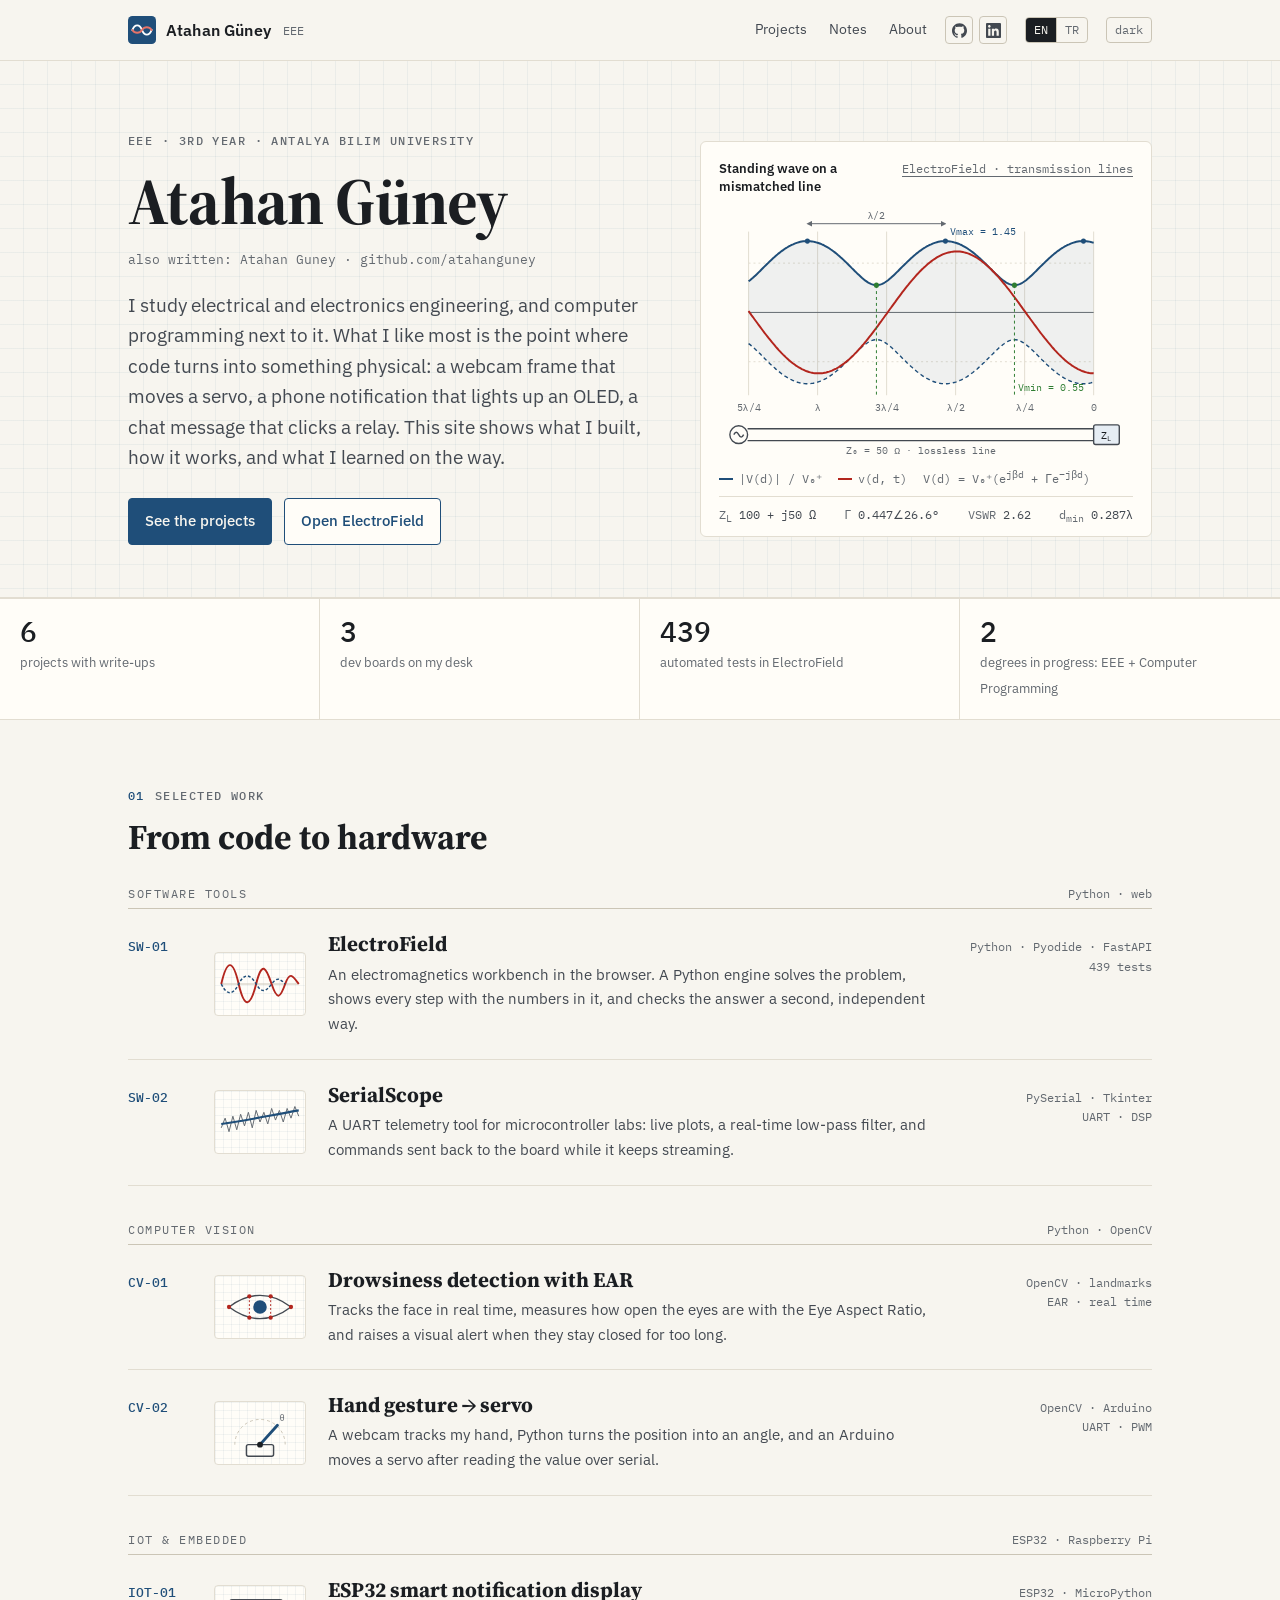
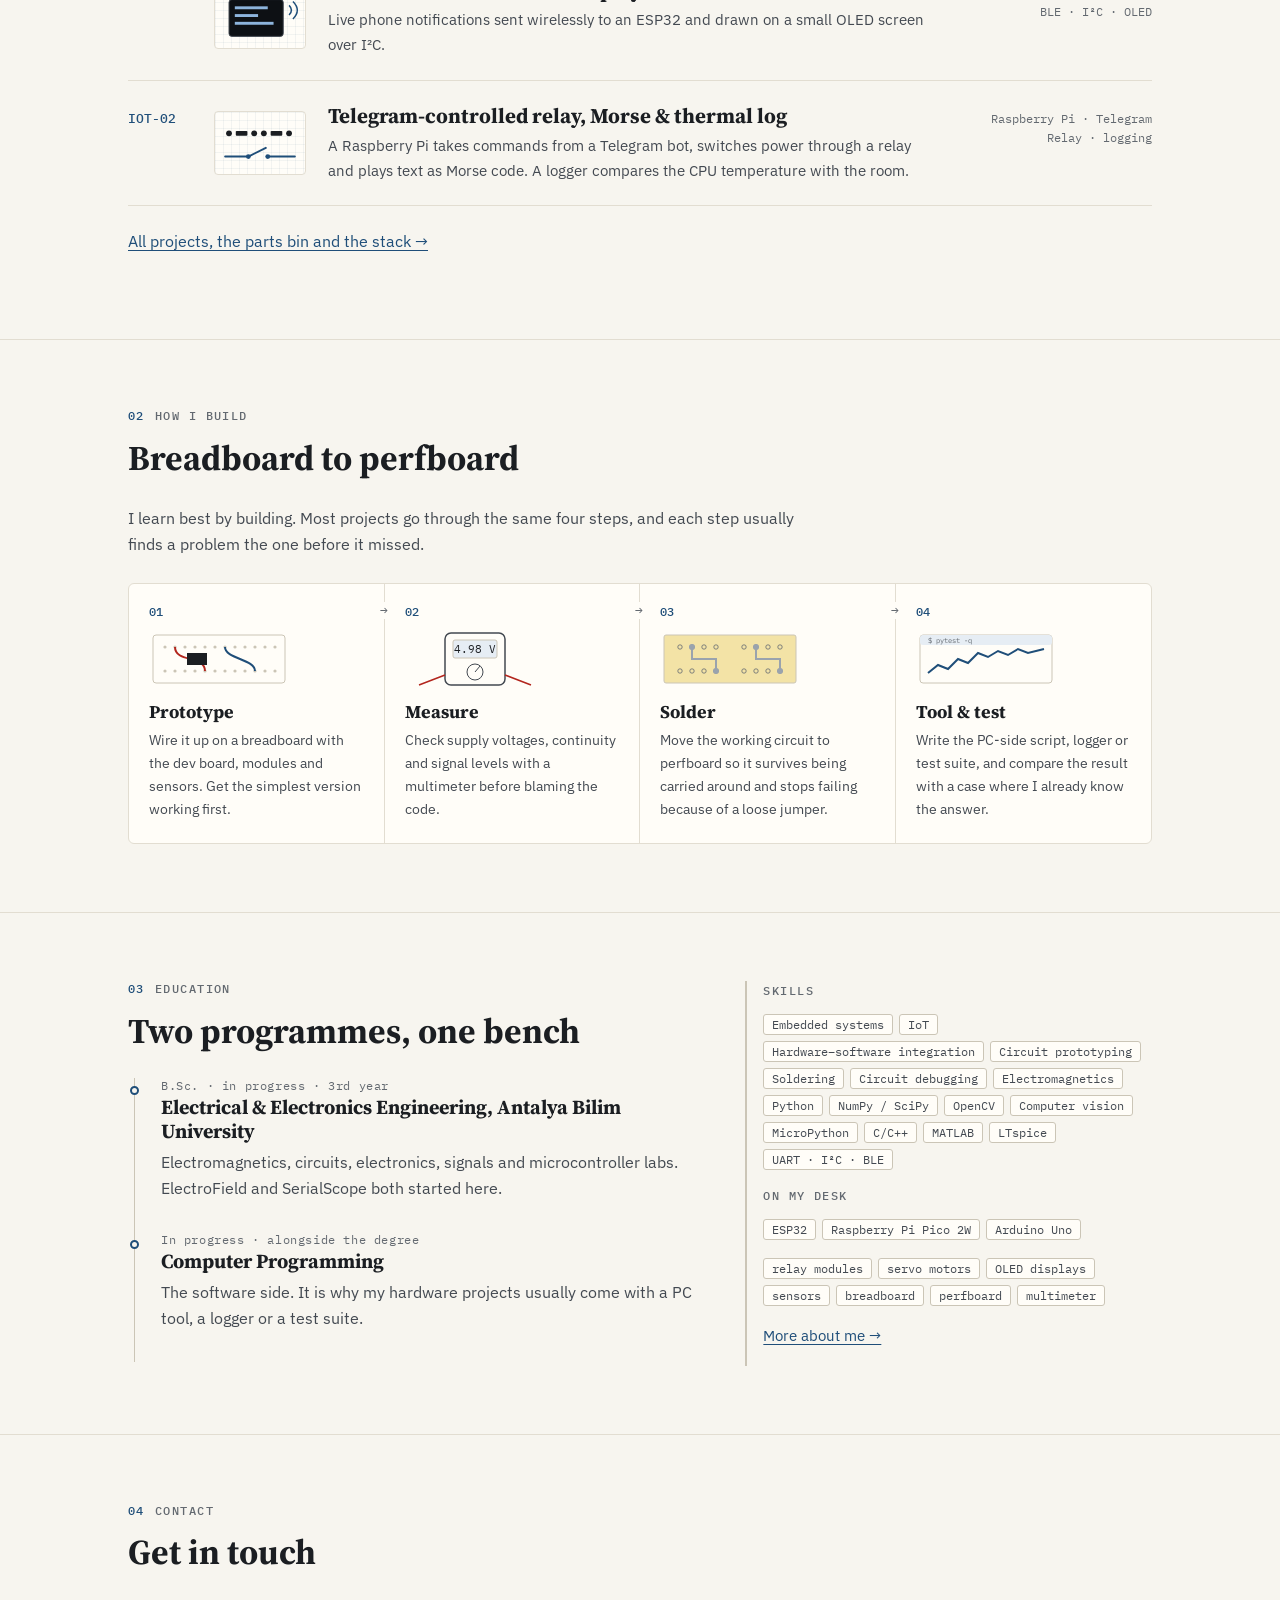
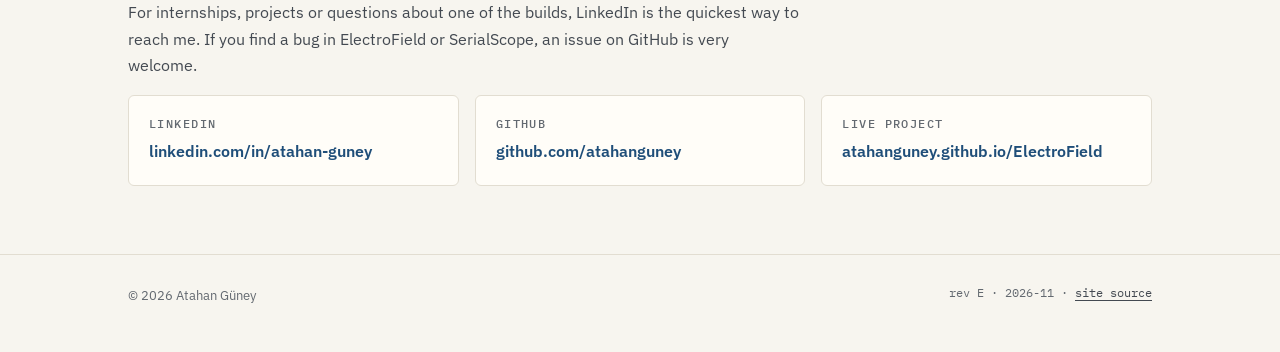
<file: index.html>
<!doctype html>
<html lang="en"
  data-title-en="Atahan Güney · Electrical &amp; Electronics Engineering"
  data-title-tr="Atahan Güney · Elektrik-Elektronik Mühendisliği"
  data-desc-en="Atahan Güney, 3rd-year electrical and electronics engineering student at Antalya Bilim University, also studying computer programming. Embedded systems, IoT, computer vision and electromagnetics software."
  data-desc-tr="Atahan Güney, Antalya Bilim Üniversitesi elektrik-elektronik mühendisliği 3. sınıf öğrencisi, aynı zamanda bilgisayar programcılığı öğrencisi. Gömülü sistemler, IoT, görüntü işleme ve elektromanyetik yazılımı.">
<head>
<meta charset="utf-8">
<meta name="viewport" content="width=device-width, initial-scale=1">
<script>(function(){var d=document.documentElement,l=null,t=null;try{l=new URLSearchParams(location.search).get('lang')||localStorage.getItem('lang');t=localStorage.getItem('theme')}catch(e){}if(l==='tr'){d.setAttribute('data-lang','tr');d.lang='tr'}if(t)d.setAttribute('data-theme',t)})()</script>
<title>Atahan Güney · Electrical &amp; Electronics Engineering</title>
<meta name="description" content="Atahan Güney, 3rd-year electrical and electronics engineering student at Antalya Bilim University, also studying computer programming. Embedded systems, IoT, computer vision and electromagnetics software.">
<meta name="author" content="Atahan Güney">
<meta name="google-site-verification" content="_bW9z5VnIoyLnnAm9enNF8wKD8AStrb-a4ioe6-sbLM">
<meta name="theme-color" content="#1f4e79">
<link rel="canonical" href="https://atahanguney.github.io/">
<link rel="alternate" hreflang="en" href="https://atahanguney.github.io/">
<link rel="alternate" hreflang="tr" href="https://atahanguney.github.io/?lang=tr">
<link rel="icon" href="/favicon.svg" type="image/svg+xml">
<link rel="me" href="https://github.com/atahanguney">
<link rel="me" href="https://www.linkedin.com/in/atahan-guney">
<meta property="og:type" content="profile">
<meta property="og:site_name" content="Atahan Güney">
<meta property="og:title" content="Atahan Güney · Electrical &amp; Electronics Engineering">
<meta property="og:description" content="Embedded systems, IoT, computer vision and electromagnetics software, with notes on how each project was built.">
<meta property="og:url" content="https://atahanguney.github.io/">
<meta property="og:image" content="https://atahanguney.github.io/assets/og.png">
<meta property="og:image:width" content="1200">
<meta property="og:image:height" content="630">
<meta property="og:locale" content="en_US">
<meta property="og:locale:alternate" content="tr_TR">
<meta name="twitter:card" content="summary_large_image">
<script type="application/ld+json">
{
  "@context": "https://schema.org",
  "@graph": [
    {
      "@type": "Person",
      "@id": "https://atahanguney.github.io/#person",
      "name": "Atahan Güney",
      "alternateName": ["Atahan Guney", "atahanguney"],
      "url": "https://atahanguney.github.io/",
      "image": "https://atahanguney.github.io/assets/og.png",
      "jobTitle": "Electrical and Electronics Engineering Student (3rd year)",
      "affiliation": { "@type": "CollegeOrUniversity", "name": "Antalya Bilim University", "alternateName": "Antalya Bilim Üniversitesi" },
      "knowsAbout": ["Embedded systems", "IoT", "Computer vision", "OpenCV", "Applied electromagnetics", "Digital signal processing", "UART", "I2C", "Bluetooth Low Energy", "ESP32", "Raspberry Pi Pico", "Arduino", "MicroPython", "Python", "C/C++", "MATLAB", "LTspice", "KiCad", "Perfboard soldering"],
      "sameAs": ["https://github.com/atahanguney", "https://www.linkedin.com/in/atahan-guney"]
    },
    { "@type": "WebSite", "@id": "https://atahanguney.github.io/#site", "url": "https://atahanguney.github.io/", "name": "Atahan Güney", "inLanguage": ["en", "tr"], "publisher": { "@id": "https://atahanguney.github.io/#person" } },
    { "@type": "ProfilePage", "url": "https://atahanguney.github.io/", "name": "Atahan Güney", "dateModified": "2026-11-21T00:00:00+03:00", "mainEntity": { "@id": "https://atahanguney.github.io/#person" }, "isPartOf": { "@id": "https://atahanguney.github.io/#site" } }
  ]
}
</script>
<link rel="preconnect" href="https://fonts.googleapis.com">
<link rel="preconnect" href="https://fonts.gstatic.com" crossorigin>
<link rel="stylesheet" href="https://fonts.googleapis.com/css2?family=IBM+Plex+Mono:wght@400;500&family=IBM+Plex+Sans:wght@400;500;600&family=Source+Serif+4:opsz,wght@8..60,600;8..60,700&display=swap">
<link rel="stylesheet" href="/assets/site.css?v=20261120">
<script data-goatcounter="https://atahan.goatcounter.com/count" async src="//gc.zgo.at/count.js"></script>
</head>
<body>
<a class="skip" href="#main"><span lang="en">Skip to content</span><span lang="tr">İçeriğe geç</span></a>

<header class="top">
  <div class="wrap">
    <a class="mark" href="/" aria-label="Atahan Güney">
      <svg width="28" height="28" viewBox="0 0 32 32" aria-hidden="true"><rect width="32" height="32" rx="5" fill="#1f4e79"/><path d="M5 16c2.75-7 8.25-7 11 0s8.25 7 11 0" stroke="#fff" stroke-width="2.2" fill="none" stroke-linecap="round"/><path d="M5 16c2.75 4.2 8.25 4.2 11 0s8.25-4.2 11 0" stroke="#e57368" stroke-width="2.2" fill="none" stroke-linecap="round"/></svg>
      <span>Atahan Güney</span><small>EEE</small>
    </a>
    <div class="right">
      <nav class="nav" id="nav" aria-label="Main">
        <a href="/projects/"><span lang="en">Projects</span><span lang="tr">Projeler</span></a>
        <a href="/notes/"><span lang="en">Notes</span><span lang="tr">Notlar</span></a>
        <a href="/about/"><span lang="en">About</span><span lang="tr">Hakkımda</span></a>
      </nav>
      <span class="social"><a href="https://github.com/atahanguney" rel="me noopener" target="_blank" data-goatcounter-click="click-header-github" data-goatcounter-title="Header: GitHub" aria-label="GitHub: atahanguney" title="GitHub"><svg viewBox="0 0 24 24" aria-hidden="true"><path d="M12 .297c-6.63 0-12 5.373-12 12 0 5.303 3.438 9.8 8.205 11.385.6.113.82-.258.82-.577 0-.285-.01-1.04-.015-2.04-3.338.724-4.042-1.61-4.042-1.61C4.422 18.07 3.633 17.7 3.633 17.7c-1.087-.744.084-.729.084-.729 1.205.084 1.838 1.236 1.838 1.236 1.07 1.835 2.809 1.305 3.495.998.108-.776.417-1.305.76-1.605-2.665-.3-5.466-1.332-5.466-5.93 0-1.31.465-2.38 1.235-3.22-.135-.303-.54-1.523.105-3.176 0 0 1.005-.322 3.3 1.23.96-.267 1.98-.399 3-.405 1.02.006 2.04.138 3 .405 2.28-1.552 3.285-1.23 3.285-1.23.645 1.653.24 2.873.12 3.176.765.84 1.23 1.91 1.23 3.22 0 4.61-2.805 5.625-5.475 5.92.42.36.81 1.096.81 2.22 0 1.606-.015 2.896-.015 3.286 0 .315.21.69.825.57C20.565 22.092 24 17.592 24 12.297c0-6.627-5.373-12-12-12"/></svg></a><a href="https://www.linkedin.com/in/atahan-guney" rel="me noopener" target="_blank" data-goatcounter-click="click-header-linkedin" data-goatcounter-title="Header: LinkedIn" aria-label="LinkedIn: Atahan Güney" title="LinkedIn"><svg viewBox="0 0 24 24" aria-hidden="true"><path d="M20.447 20.452h-3.554v-5.569c0-1.328-.027-3.037-1.852-3.037-1.853 0-2.136 1.445-2.136 2.939v5.667H9.351V9h3.414v1.561h.046c.477-.9 1.637-1.85 3.37-1.85 3.601 0 4.267 2.37 4.267 5.455v6.286zM5.337 7.433c-1.144 0-2.063-.926-2.063-2.065 0-1.138.92-2.063 2.063-2.063 1.14 0 2.064.925 2.064 2.063 0 1.139-.925 2.065-2.064 2.065zm1.782 13.019H3.555V9h3.564v11.452zM22.225 0H1.771C.792 0 0 .774 0 1.729v20.542C0 23.227.792 24 1.771 24h20.451C23.2 24 24 23.227 24 22.271V1.729C24 .774 23.2 0 22.222 0h.003z"/></svg></a></span>
      <span class="switch" role="group" aria-label="Language / Dil"><a href="?lang=en" data-setlang="en" hreflang="en">EN</a><a href="?lang=tr" data-setlang="tr" hreflang="tr">TR</a></span>
      <button class="theme" id="theme" type="button" aria-label="Toggle colour theme">theme</button>
      <button class="theme menu-btn" id="menu" type="button" aria-expanded="false" aria-controls="nav">menu</button>
    </div>
  </div>
</header>

<main id="main">
  <div class="hero">
    <div class="wrap hero-grid">
      <div>
        <p class="eyebrow">
          <span lang="en">EEE · 3rd year · Antalya Bilim University</span>
          <span lang="tr">EEM · 3. sınıf · Antalya Bilim Üniversitesi</span>
        </p>
        <h1>Atahan Güney</h1>
        <p class="aka"><span lang="en">also written:</span><span lang="tr">diğer yazımı:</span> Atahan Guney · github.com/atahanguney</p>
        <p class="lede" lang="en">I study electrical and electronics engineering, and computer programming next to it. What I like most is the point where code turns into something physical: a webcam frame that moves a servo, a phone notification that lights up an OLED, a chat message that clicks a relay. This site shows what I built, how it works, and what I learned on the way.</p>
        <p class="lede" lang="tr">Elektrik-elektronik mühendisliği okuyorum, yanında da bilgisayar programcılığı. En çok kodun fiziksel bir şeye dönüştüğü noktayı seviyorum: servoyu hareket ettiren bir kamera karesi, OLED ekranı yakan bir telefon bildirimi, röleyi tıklatan bir sohbet mesajı. Bu sitede neler yaptığımı, nasıl çalıştıklarını ve bu sırada neler öğrendiğimi bulabilirsiniz.</p>
        <div class="cta">
          <a class="btn primary" href="/projects/"><span lang="en">See the projects</span><span lang="tr">Projelere bak</span></a>
          <a class="btn ghost" href="https://atahanguney.github.io/ElectroField/" data-goatcounter-click="click-hero-electrofield" data-goatcounter-title="Hero button: Open ElectroField"><span lang="en">Open ElectroField</span><span lang="tr">ElectroField'ı aç</span></a>
        </div>
      </div>
      <figure class="figure" aria-labelledby="figcap">
        <div class="fig-head">
          <b><span lang="en">Standing wave on a mismatched line</span><span lang="tr">Uyumsuz hatta duran dalga</span></b>
          <a data-goatcounter-click="click-figure-electrofield" data-goatcounter-title="Hero figure: ElectroField link" href="https://atahanguney.github.io/ElectroField/">ElectroField · <span lang="en">transmission lines</span><span lang="tr">iletim hatları</span></a>
        </div>
        <svg id="swr" viewBox="0 0 420 262" role="img" aria-label="Voltage standing wave on a 50 ohm lossless transmission line terminated in a 100 plus j50 ohm load. The envelope swings between 0.55 and 1.45 of the incident amplitude, giving a VSWR of 2.62. Maxima repeat every half wavelength and the first minimum is 0.287 wavelengths from the load.">
          <defs>
            <marker id="dim" viewBox="0 0 8 8" refX="4" refY="4" markerWidth="6" markerHeight="6" orient="auto-start-reverse"><path d="M0 0L8 4L0 8z" style="fill:var(--ink-3)"/></marker>
          </defs>
          <g id="swr-grid" style="stroke:var(--rule)" stroke-width="1"></g>
          <path id="swr-band" style="fill:var(--h)" opacity=".07"/>
          <line x1="30" y1="112" x2="380" y2="112" style="stroke:var(--ink-3)" stroke-width="1"/>
          <path id="swr-env" fill="none" style="stroke:var(--h)" stroke-width="2"/>
          <path id="swr-env2" fill="none" style="stroke:var(--h)" stroke-width="1.4" stroke-dasharray="4 3"/>
          <path id="swr-v" fill="none" style="stroke:var(--e)" stroke-width="2"/>
          <g id="swr-marks" font-family="IBM Plex Mono, monospace" font-size="10"></g>
          <g id="swr-ticks" font-family="IBM Plex Mono, monospace" font-size="10" style="fill:var(--ink-3)" text-anchor="middle"></g>
          <g style="stroke:var(--ink-2)" stroke-width="1.4" fill="none">
            <circle cx="20" cy="236" r="9"/><path d="M15 236q2.5-5 5 0t5 0"/>
            <line x1="29" y1="230" x2="380" y2="230"/><line x1="29" y1="242" x2="380" y2="242"/>
          </g>
          <rect x="380" y="226" width="26" height="20" rx="2" style="fill:var(--accent-bg);stroke:var(--ink-2)" stroke-width="1.4"/>
          <text x="393" y="240" text-anchor="middle" font-family="IBM Plex Mono, monospace" font-size="10" style="fill:var(--ink)">Z<tspan font-size="7" dy="2">L</tspan></text>
          <text x="205" y="256" text-anchor="middle" font-family="IBM Plex Mono, monospace" font-size="10" style="fill:var(--ink-3)">Z₀ = 50 Ω · lossless line</text>
        </svg>
        <figcaption class="figcap" id="figcap">
          <span class="key"><i style="background:var(--h)"></i>|V(d)| / V₀⁺</span>
          <span class="key"><i style="background:var(--e)"></i>v(d, t)</span>
          <span>V(d) = V₀⁺(e<sup>jβd</sup> + Γe<sup>−jβd</sup>)</span>
        </figcaption>
        <div class="fig-vals">
          <span><i>Z<sub>L</sub></i> 100 + j50 Ω</span>
          <span><i>Γ</i> 0.447∠26.6°</span>
          <span><i>VSWR</i> 2.62</span>
          <span><i>d<sub>min</sub></i> 0.287λ</span>
        </div>
      </figure>
    </div>
  </div>

  <div class="band" aria-label="At a glance">
    <div><b>6</b><span lang="en">projects with write-ups</span><span lang="tr">anlatımlı proje</span></div>
    <div><b>3</b><span lang="en">dev boards on my desk</span><span lang="tr">masamdaki geliştirme kartı</span></div>
    <div><b>439</b><span lang="en">automated tests in ElectroField</span><span lang="tr">ElectroField'daki otomatik test</span></div>
    <div><b>2</b><span lang="en">degrees in progress: EEE + Computer Programming</span><span lang="tr">devam eden program: EEM + Bilgisayar Programcılığı</span></div>
  </div>

  <section id="work" aria-labelledby="work-h">
    <div class="wrap">
      <p class="eyebrow"><span class="secnum">01</span><span lang="en">Selected work</span><span lang="tr">Seçili işler</span></p>
      <h2 id="work-h"><span lang="en">From code to hardware</span><span lang="tr">Koddan donanıma</span></h2>

      <div class="group-h"><h3><span lang="en">Software tools</span><span lang="tr">Yazılım araçları</span></h3><span>Python · web</span></div>
      <div class="index">
        <a class="row has-thumb" href="/projects/electrofield/">
          <span class="id">SW-01</span>
          <span class="thumb" aria-hidden="true"><svg viewBox="0 0 92 64"><line x1="6" y1="32" x2="86" y2="32" style="stroke:var(--rule-2)"/><path d="M6 32 C12 6 18 6 24 32 S36 56 42 32 S52 14 58 32 S67 46 72 32 S80 24 86 32" fill="none" style="stroke:var(--e)" stroke-width="2"/><path d="M6 32 C12 44 18 44 24 32 S36 22 42 32 S52 40 58 32 S67 27 72 32" fill="none" style="stroke:var(--h)" stroke-width="1.5" stroke-dasharray="3 2"/></svg></span>
          <div>
            <h3>ElectroField</h3>
            <p lang="en">An electromagnetics workbench in the browser. A Python engine solves the problem, shows every step with the numbers in it, and checks the answer a second, independent way.</p>
            <p lang="tr">Tarayıcıda çalışan bir elektromanyetik çalışma ortamı. Python motoru problemi çözüyor, her adımı sayılarla gösteriyor ve cevabı ikinci, bağımsız bir yolla kontrol ediyor.</p>
          </div>
          <span class="meta">Python · Pyodide · FastAPI<br>439 tests</span>
        </a>
        <a class="row has-thumb" href="/projects/serialscope/">
          <span class="id">SW-02</span>
          <span class="thumb" aria-hidden="true"><svg viewBox="0 0 92 64"><polyline points="6,38 10,28 14,42 18,26 22,40 26,24 30,36 34,22 38,38 42,20 46,32 50,22 54,34 58,18 62,30 66,20 70,32 74,18 78,28 82,16 86,26" fill="none" style="stroke:var(--ink-3)" stroke-width="1"/><path d="M6 34 C30 31 52 26 86 20" fill="none" style="stroke:var(--accent)" stroke-width="2.2"/></svg></span>
          <div>
            <h3>SerialScope</h3>
            <p lang="en">A UART telemetry tool for microcontroller labs: live plots, a real-time low-pass filter, and commands sent back to the board while it keeps streaming.</p>
            <p lang="tr">Mikrodenetleyici laboratuvarları için bir UART telemetri aracı: canlı grafik, gerçek zamanlı alçak geçiren filtre ve kart veri gönderirken ona geri komut yollama.</p>
          </div>
          <span class="meta">PySerial · Tkinter<br>UART · DSP</span>
        </a>
      </div>

      <div class="group-h"><h3><span lang="en">Computer vision</span><span lang="tr">Görüntü işleme</span></h3><span>Python · OpenCV</span></div>
      <div class="index">
        <a class="row has-thumb" href="/projects/drowsiness/">
          <span class="id">CV-01</span>
          <span class="thumb" aria-hidden="true"><svg viewBox="0 0 92 64"><path d="M14 32 Q46 8 78 32 Q46 56 14 32Z" fill="none" style="stroke:var(--ink-2)" stroke-width="1.5"/><circle cx="46" cy="32" r="7" style="fill:var(--accent)"/><g style="stroke:var(--e)" stroke-dasharray="2 2"><line x1="35" y1="21" x2="35" y2="43"/><line x1="57" y1="21" x2="57" y2="43"/></g><g style="fill:var(--e)"><circle cx="14" cy="32" r="2.2"/><circle cx="35" cy="21" r="2.2"/><circle cx="57" cy="21" r="2.2"/><circle cx="78" cy="32" r="2.2"/><circle cx="57" cy="43" r="2.2"/><circle cx="35" cy="43" r="2.2"/></g></svg></span>
          <div>
            <h3><span lang="en">Drowsiness detection with EAR</span><span lang="tr">EAR ile yorgunluk tespiti</span></h3>
            <p lang="en">Tracks the face in real time, measures how open the eyes are with the Eye Aspect Ratio, and raises a visual alert when they stay closed for too long.</p>
            <p lang="tr">Yüzü gerçek zamanlı takip ediyor, gözlerin ne kadar açık olduğunu Göz En-Boy Oranı (EAR) ile ölçüyor ve gözler çok uzun süre kapalı kalınca görsel uyarı veriyor.</p>
          </div>
          <span class="meta">OpenCV · landmarks<br>EAR · real time</span>
        </a>
        <a class="row has-thumb" href="/projects/gesture-servo/">
          <span class="id">CV-02</span>
          <span class="thumb" aria-hidden="true"><svg viewBox="0 0 92 64"><path d="M20 44 A26 26 0 0 1 72 44" fill="none" style="stroke:var(--rule-2)" stroke-dasharray="3 3"/><rect x="32" y="44" width="28" height="12" rx="2" fill="none" style="stroke:var(--ink-2)" stroke-width="1.5"/><line x1="46" y1="44" x2="64" y2="24" style="stroke:var(--accent)" stroke-width="3" stroke-linecap="round"/><circle cx="46" cy="44" r="3" style="fill:var(--ink)"/><text x="66" y="20" font-family="IBM Plex Mono, monospace" font-size="9" style="fill:var(--ink-3)">θ</text></svg></span>
          <div>
            <h3><span lang="en">Hand gesture → servo</span><span lang="tr">El hareketi → servo</span></h3>
            <p lang="en">A webcam tracks my hand, Python turns the position into an angle, and an Arduino moves a servo after reading the value over serial.</p>
            <p lang="tr">Kamera elimi takip ediyor, Python konumu bir açıya çeviriyor, Arduino da değeri seri porttan okuyup servoyu döndürüyor.</p>
          </div>
          <span class="meta">OpenCV · Arduino<br>UART · PWM</span>
        </a>
      </div>

      <div class="group-h"><h3><span lang="en">IoT &amp; embedded</span><span lang="tr">IoT ve gömülü</span></h3><span>ESP32 · Raspberry Pi</span></div>
      <div class="index">
        <a class="row has-thumb" href="/projects/ble-display/">
          <span class="id">IOT-01</span>
          <span class="thumb" aria-hidden="true"><svg viewBox="0 0 92 64"><rect x="14" y="14" width="56" height="38" rx="3" fill="#0d1014" style="stroke:var(--ink-2)"/><g fill="#8db4dc"><rect x="20" y="21" width="34" height="3"/><rect x="20" y="29" width="24" height="3"/><rect x="20" y="37" width="40" height="3"/></g><path d="M76 20 q5 5 0 10 M80 16 q9 9 0 18" fill="none" style="stroke:var(--accent)" stroke-width="1.5"/></svg></span>
          <div>
            <h3><span lang="en">ESP32 smart notification display</span><span lang="tr">ESP32 akıllı bildirim ekranı</span></h3>
            <p lang="en">Live phone notifications sent wirelessly to an ESP32 and drawn on a small OLED screen over I²C.</p>
            <p lang="tr">Telefondaki canlı bildirimler kablosuz olarak bir ESP32'ye gönderiliyor ve I²C üzerinden küçük bir OLED ekrana yazılıyor.</p>
          </div>
          <span class="meta">ESP32 · MicroPython<br>BLE · I²C · OLED</span>
        </a>
        <a class="row has-thumb" href="/projects/telegram-morse/">
          <span class="id">IOT-02</span>
          <span class="thumb" aria-hidden="true"><svg viewBox="0 0 92 64"><g style="fill:var(--ink)"><circle cx="14" cy="22" r="3"/><rect x="21" y="19.5" width="12" height="5" rx="1"/><circle cx="40" cy="22" r="3"/><circle cx="50" cy="22" r="3"/><rect x="57" y="19.5" width="12" height="5" rx="1"/><circle cx="76" cy="22" r="3"/></g><path d="M10 46 H34 M34 46 L52 37 M54 46 H82" fill="none" style="stroke:var(--accent)" stroke-width="2" stroke-linecap="round"/><circle cx="34" cy="46" r="2.5" style="fill:var(--accent)"/><circle cx="54" cy="46" r="2.5" style="fill:var(--accent)"/></svg></span>
          <div>
            <h3><span lang="en">Telegram-controlled relay, Morse &amp; thermal log</span><span lang="tr">Telegram kontrollü röle, Mors ve sıcaklık kaydı</span></h3>
            <p lang="en">A Raspberry Pi takes commands from a Telegram bot, switches power through a relay and plays text as Morse code. A logger compares the CPU temperature with the room.</p>
            <p lang="tr">Bir Raspberry Pi, Telegram botundan gelen komutlarla röle üzerinden gücü açıp kapatıyor ve metni Mors kodu olarak çalıyor. Bir kayıt scripti de CPU sıcaklığını oda sıcaklığıyla karşılaştırıyor.</p>
          </div>
          <span class="meta">Raspberry Pi · Telegram<br>Relay · logging</span>
        </a>
      </div>
      <p style="margin-top:22px"><a href="/projects/"><span lang="en">All projects, the parts bin and the stack →</span><span lang="tr">Tüm projeler, kullandığım parçalar ve araçlar →</span></a></p>
    </div>
  </section>

  <section id="method" aria-labelledby="method-h">
    <div class="wrap">
      <p class="eyebrow"><span class="secnum">02</span><span lang="en">How I build</span><span lang="tr">Nasıl üretiyorum</span></p>
      <h2 id="method-h"><span lang="en">Breadboard to perfboard</span><span lang="tr">Breadboard'dan perfboard'a</span></h2>
      <p style="color:var(--ink-2);max-width:44em;margin-bottom:26px" lang="en">I learn best by building. Most projects go through the same four steps, and each step usually finds a problem the one before it missed.</p>
      <p style="color:var(--ink-2);max-width:44em;margin-bottom:26px" lang="tr">En iyi yaparak öğreniyorum. Projelerimin çoğu aynı dört adımdan geçiyor ve her adım genelde bir öncekinin kaçırdığı bir sorunu buluyor.</p>
      <ol class="flow">
        <li>
          <svg viewBox="0 0 140 60" aria-hidden="true"><rect x="4" y="6" width="132" height="48" rx="3" fill="none" style="stroke:var(--rule-2)"/><g style="fill:var(--rule-2)"><circle cx="16" cy="18" r="1.6"/><circle cx="26" cy="18" r="1.6"/><circle cx="36" cy="18" r="1.6"/><circle cx="46" cy="18" r="1.6"/><circle cx="56" cy="18" r="1.6"/><circle cx="66" cy="18" r="1.6"/><circle cx="76" cy="18" r="1.6"/><circle cx="86" cy="18" r="1.6"/><circle cx="96" cy="18" r="1.6"/><circle cx="106" cy="18" r="1.6"/><circle cx="116" cy="18" r="1.6"/><circle cx="126" cy="18" r="1.6"/><circle cx="16" cy="42" r="1.6"/><circle cx="26" cy="42" r="1.6"/><circle cx="36" cy="42" r="1.6"/><circle cx="46" cy="42" r="1.6"/><circle cx="56" cy="42" r="1.6"/><circle cx="66" cy="42" r="1.6"/><circle cx="76" cy="42" r="1.6"/><circle cx="86" cy="42" r="1.6"/><circle cx="96" cy="42" r="1.6"/><circle cx="106" cy="42" r="1.6"/><circle cx="116" cy="42" r="1.6"/><circle cx="126" cy="42" r="1.6"/></g><path d="M26 18 C26 34 56 26 56 42" fill="none" style="stroke:var(--e)" stroke-width="2"/><path d="M76 18 C76 30 106 30 106 42" fill="none" style="stroke:var(--accent)" stroke-width="2"/><rect x="38" y="24" width="20" height="12" style="fill:var(--ink)"/></svg>
          <h3><span lang="en">Prototype</span><span lang="tr">Prototip</span></h3>
          <p lang="en">Wire it up on a breadboard with the dev board, modules and sensors. Get the simplest version working first.</p>
          <p lang="tr">Geliştirme kartı, modüller ve sensörlerle breadboard üzerinde kur. Önce en basit halini çalıştır.</p>
        </li>
        <li>
          <svg viewBox="0 0 140 60" aria-hidden="true"><rect x="40" y="4" width="60" height="52" rx="6" fill="none" style="stroke:var(--ink-2)" stroke-width="1.5"/><rect x="48" y="11" width="44" height="18" rx="2" style="fill:var(--accent-bg);stroke:var(--rule-2)"/><text x="70" y="24" text-anchor="middle" font-family="IBM Plex Mono, monospace" font-size="11" style="fill:var(--ink)">4.98 V</text><circle cx="70" cy="43" r="8" fill="none" style="stroke:var(--ink-2)"/><line x1="70" y1="43" x2="75" y2="37" style="stroke:var(--ink-2)"/><path d="M40 46 L14 56 M100 46 L126 56" style="stroke:var(--e)" stroke-width="1.5"/></svg>
          <h3><span lang="en">Measure</span><span lang="tr">Ölç</span></h3>
          <p lang="en">Check supply voltages, continuity and signal levels with a multimeter before blaming the code.</p>
          <p lang="tr">Koda suç atmadan önce besleme gerilimlerini, kısa devre/süreklilik ve sinyal seviyelerini multimetreyle kontrol et.</p>
        </li>
        <li>
          <svg viewBox="0 0 140 60" aria-hidden="true"><rect x="4" y="6" width="132" height="48" rx="2" style="fill:var(--mark);stroke:var(--rule-2)"/><g style="fill:none;stroke:var(--ink-3)" stroke-width=".8"><circle cx="20" cy="18" r="2.2"/><circle cx="32" cy="18" r="2.2"/><circle cx="44" cy="18" r="2.2"/><circle cx="56" cy="18" r="2.2"/><circle cx="20" cy="42" r="2.2"/><circle cx="32" cy="42" r="2.2"/><circle cx="44" cy="42" r="2.2"/><circle cx="56" cy="42" r="2.2"/><circle cx="84" cy="18" r="2.2"/><circle cx="96" cy="18" r="2.2"/><circle cx="108" cy="18" r="2.2"/><circle cx="120" cy="18" r="2.2"/><circle cx="84" cy="42" r="2.2"/><circle cx="96" cy="42" r="2.2"/><circle cx="108" cy="42" r="2.2"/><circle cx="120" cy="42" r="2.2"/></g><g style="fill:#9aa3ad"><circle cx="32" cy="18" r="3"/><circle cx="56" cy="42" r="3"/><circle cx="96" cy="18" r="3"/><circle cx="120" cy="42" r="3"/></g><path d="M32 18 V30 H56 V42 M96 18 V30 H120 V42" fill="none" style="stroke:#9aa3ad" stroke-width="2"/></svg>
          <h3><span lang="en">Solder</span><span lang="tr">Lehimle</span></h3>
          <p lang="en">Move the working circuit to perfboard so it survives being carried around and stops failing because of a loose jumper.</p>
          <p lang="tr">Çalışan devreyi perfboard'a taşı; böylece taşınınca bozulmuyor ve gevşek bir jumper kablo yüzünden arıza vermiyor.</p>
        </li>
        <li>
          <svg viewBox="0 0 140 60" aria-hidden="true"><rect x="4" y="6" width="132" height="48" rx="3" style="fill:var(--panel);stroke:var(--rule-2)"/><rect x="4" y="6" width="132" height="10" rx="3" style="fill:var(--accent-bg)"/><polyline points="12,44 22,36 32,40 42,30 52,34 62,24 72,28 82,22 92,26 102,20 112,24 128,20" fill="none" style="stroke:var(--accent)" stroke-width="2"/><text x="12" y="14" font-family="IBM Plex Mono, monospace" font-size="7" style="fill:var(--ink-3)">$ pytest -q</text></svg>
          <h3><span lang="en">Tool &amp; test</span><span lang="tr">Araç ve test</span></h3>
          <p lang="en">Write the PC-side script, logger or test suite, and compare the result with a case where I already know the answer.</p>
          <p lang="tr">PC tarafındaki scripti, veri kaydediciyi ya da test paketini yaz ve sonucu cevabını zaten bildiğim bir durumla karşılaştır.</p>
        </li>
      </ol>
    </div>
  </section>

  <section id="education" aria-labelledby="edu-h">
    <div class="wrap two">
      <div>
        <p class="eyebrow"><span class="secnum">03</span><span lang="en">Education</span><span lang="tr">Eğitim</span></p>
        <h2 id="edu-h"><span lang="en">Two programmes, one bench</span><span lang="tr">İki program, tek tezgâh</span></h2>
        <div class="tl">
          <div class="item">
            <div class="when"><span lang="en">B.Sc. · in progress · 3rd year</span><span lang="tr">Lisans · devam ediyor · 3. sınıf</span></div>
            <h3><span lang="en">Electrical &amp; Electronics Engineering, Antalya Bilim University</span><span lang="tr">Elektrik-Elektronik Mühendisliği, Antalya Bilim Üniversitesi</span></h3>
            <p lang="en">Electromagnetics, circuits, electronics, signals and microcontroller labs. ElectroField and SerialScope both started here.</p>
            <p lang="tr">Elektromanyetik, devreler, elektronik, sinyaller ve mikrodenetleyici laboratuvarları. ElectroField ve SerialScope ikisi de burada başladı.</p>
          </div>
          <div class="item">
            <div class="when"><span lang="en">In progress · alongside the degree</span><span lang="tr">Devam ediyor · lisansla birlikte</span></div>
            <h3><span lang="en">Computer Programming</span><span lang="tr">Bilgisayar Programcılığı</span></h3>
            <p lang="en">The software side. It is why my hardware projects usually come with a PC tool, a logger or a test suite.</p>
            <p lang="tr">İşin yazılım tarafı. Donanım projelerimin yanında genelde bir PC aracı, bir veri kaydedici ya da bir test paketi olmasının sebebi bu.</p>
          </div>
        </div>
      </div>
      <aside class="note">
        <p class="eyebrow"><span lang="en">Skills</span><span lang="tr">Yetenekler</span></p>
        <div class="chips">
          <span class="chip" lang="en">Embedded systems</span><span class="chip" lang="tr">Gömülü sistemler</span>
          <span class="chip">IoT</span>
          <span class="chip" lang="en">Hardware–software integration</span><span class="chip" lang="tr">Donanım–yazılım entegrasyonu</span>
          <span class="chip" lang="en">Circuit prototyping</span><span class="chip" lang="tr">Devre prototipleme</span>
          <span class="chip" lang="en">Soldering</span><span class="chip" lang="tr">Lehimleme</span>
          <span class="chip" lang="en">Circuit debugging</span><span class="chip" lang="tr">Devre arıza tespiti</span>
          <span class="chip" lang="en">Electromagnetics</span><span class="chip" lang="tr">Elektromanyetik</span>
          <span class="chip">Python</span><span class="chip">NumPy / SciPy</span><span class="chip">OpenCV</span>
          <span class="chip" lang="en">Computer vision</span><span class="chip" lang="tr">Görüntü işleme</span>
          <span class="chip">MicroPython</span><span class="chip">C/C++</span><span class="chip">MATLAB</span><span class="chip">LTspice</span>
          <span class="chip">UART · I²C · BLE</span>
        </div>
        <p class="eyebrow"><span lang="en">On my desk</span><span lang="tr">Masamda</span></p>
        <div class="chips">
          <span class="chip">ESP32</span><span class="chip">Raspberry Pi Pico 2W</span><span class="chip">Arduino Uno</span>
        </div>
        <div class="chips">
          <span class="chip" lang="en">relay modules</span><span class="chip" lang="tr">röle modülleri</span>
          <span class="chip" lang="en">servo motors</span><span class="chip" lang="tr">servo motorlar</span>
          <span class="chip" lang="en">OLED displays</span><span class="chip" lang="tr">OLED ekranlar</span>
          <span class="chip" lang="en">sensors</span><span class="chip" lang="tr">sensörler</span>
          <span class="chip">breadboard</span><span class="chip">perfboard</span>
          <span class="chip" lang="en">multimeter</span><span class="chip" lang="tr">multimetre</span>
        </div>
        <p style="margin-top:6px"><a href="/about/"><span lang="en">More about me →</span><span lang="tr">Hakkımda daha fazlası →</span></a></p>
      </aside>
    </div>
  </section>

  <section id="contact" aria-labelledby="contact-h">
    <div class="wrap">
      <p class="eyebrow"><span class="secnum">04</span><span lang="en">Contact</span><span lang="tr">İletişim</span></p>
      <h2 id="contact-h"><span lang="en">Get in touch</span><span lang="tr">Ulaşmak için</span></h2>
      <p style="color:var(--ink-2);max-width:42em" lang="en">For internships, projects or questions about one of the builds, LinkedIn is the quickest way to reach me. If you find a bug in ElectroField or SerialScope, an issue on GitHub is very welcome.</p>
      <p style="color:var(--ink-2);max-width:42em" lang="tr">Staj, proje ya da buradaki çalışmalarla ilgili sorular için bana en hızlı LinkedIn'den ulaşabilirsiniz. ElectroField veya SerialScope'ta bir hata bulursanız GitHub'da issue açmanız çok iyi olur.</p>
      <div class="contact">
        <a class="card" href="https://www.linkedin.com/in/atahan-guney" rel="me" data-goatcounter-click="click-contact-linkedin" data-goatcounter-title="Contact card: LinkedIn"><p class="eyebrow">LinkedIn</p><b>linkedin.com/in/atahan-guney</b></a>
        <a class="card" href="https://github.com/atahanguney" rel="me" data-goatcounter-click="click-contact-github" data-goatcounter-title="Contact card: GitHub"><p class="eyebrow">GitHub</p><b>github.com/atahanguney</b></a>
        <a class="card" href="https://atahanguney.github.io/ElectroField/" data-goatcounter-click="click-contact-electrofield" data-goatcounter-title="Contact card: ElectroField"><p class="eyebrow"><span lang="en">Live project</span><span lang="tr">Canlı proje</span></p><b>atahanguney.github.io/ElectroField</b></a>
      </div>
    </div>
  </section>
</main>

<footer>
  <div class="wrap">
    <span>© <span id="year">2026</span> Atahan Güney</span>
    <span class="rev">rev E · 2026-11 · <a href="https://github.com/atahanguney/atahanguney.github.io"><span lang="en">site source</span><span lang="tr">site kaynak kodu</span></a></span>
  </div>
</footer>
<script src="/assets/site.js?v=20261120" defer></script>
</body>
</html>
</file>
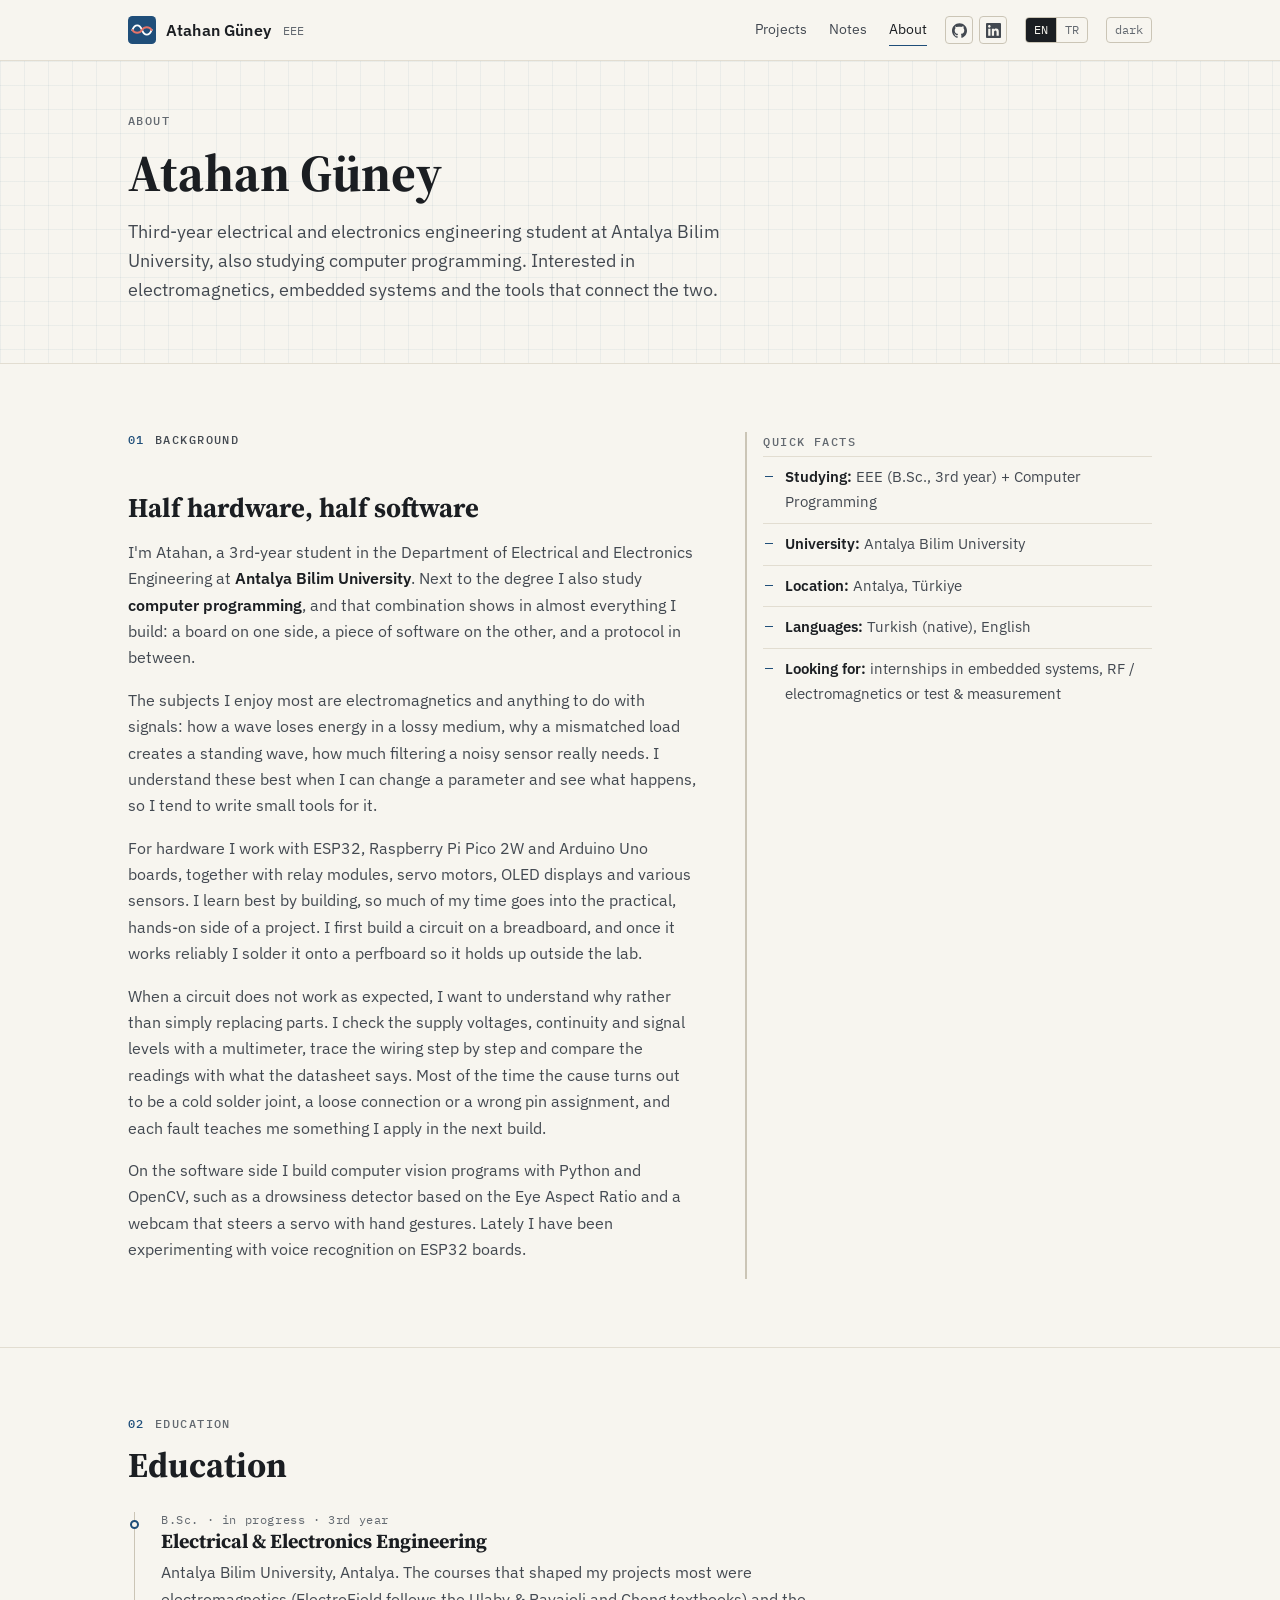
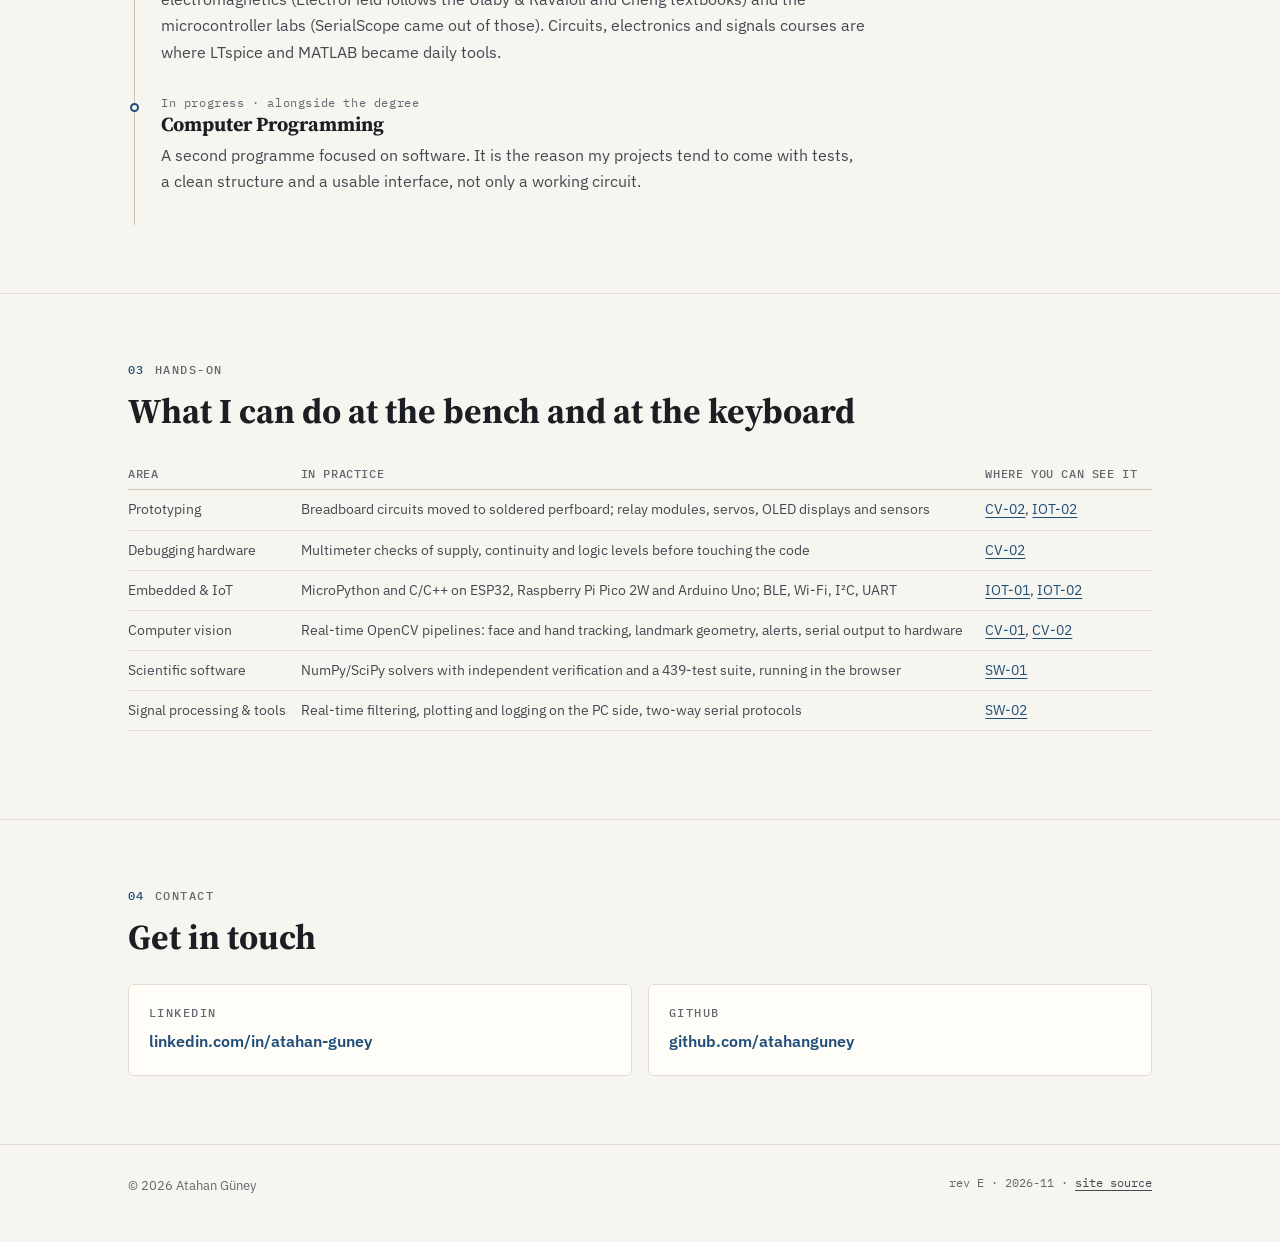
<file: about/index.html>
<!doctype html>
<html lang="en"
  data-title-en="About · Atahan Güney"
  data-title-tr="Hakkımda · Atahan Güney"
  data-desc-en="About Atahan Güney: 3rd-year electrical and electronics engineering student at Antalya Bilim University who also studies computer programming. Education, interests, tools and how to get in touch."
  data-desc-tr="Atahan Güney hakkında: Antalya Bilim Üniversitesi elektrik-elektronik mühendisliği 3. sınıf öğrencisi, aynı zamanda bilgisayar programcılığı öğrencisi. Eğitim, ilgi alanları, araçlar ve iletişim.">
<head>
<meta charset="utf-8">
<meta name="viewport" content="width=device-width, initial-scale=1">
<script>(function(){var d=document.documentElement,l=null,t=null;try{l=new URLSearchParams(location.search).get('lang')||localStorage.getItem('lang');t=localStorage.getItem('theme')}catch(e){}if(l==='tr'){d.setAttribute('data-lang','tr');d.lang='tr'}if(t)d.setAttribute('data-theme',t)})()</script>
<title>About · Atahan Güney</title>
<meta name="description" content="About Atahan Güney: 3rd-year electrical and electronics engineering student at Antalya Bilim University who also studies computer programming. Education, interests, tools and how to get in touch.">
<meta name="author" content="Atahan Güney">
<meta name="theme-color" content="#1f4e79">
<link rel="canonical" href="https://atahanguney.github.io/about/">
<link rel="icon" href="/favicon.svg" type="image/svg+xml">
<meta property="og:type" content="profile">
<meta property="og:title" content="About · Atahan Güney">
<meta property="og:url" content="https://atahanguney.github.io/about/">
<meta property="og:image" content="https://atahanguney.github.io/assets/og.png">
<link rel="preconnect" href="https://fonts.googleapis.com">
<link rel="preconnect" href="https://fonts.gstatic.com" crossorigin>
<link rel="stylesheet" href="https://fonts.googleapis.com/css2?family=IBM+Plex+Mono:wght@400;500&family=IBM+Plex+Sans:wght@400;500;600&family=Source+Serif+4:opsz,wght@8..60,600;8..60,700&display=swap">
<link rel="stylesheet" href="/assets/site.css?v=20261120">
<script data-goatcounter="https://atahan.goatcounter.com/count" async src="//gc.zgo.at/count.js"></script>
</head>
<body>
<a class="skip" href="#main"><span lang="en">Skip to content</span><span lang="tr">İçeriğe geç</span></a>
<header class="top">
  <div class="wrap">
    <a class="mark" href="/" aria-label="Atahan Güney">
      <svg width="28" height="28" viewBox="0 0 32 32" aria-hidden="true"><rect width="32" height="32" rx="5" fill="#1f4e79"/><path d="M5 16c2.75-7 8.25-7 11 0s8.25 7 11 0" stroke="#fff" stroke-width="2.2" fill="none" stroke-linecap="round"/><path d="M5 16c2.75 4.2 8.25 4.2 11 0s8.25-4.2 11 0" stroke="#e57368" stroke-width="2.2" fill="none" stroke-linecap="round"/></svg>
      <span>Atahan Güney</span><small>EEE</small>
    </a>
    <div class="right">
      <nav class="nav" id="nav" aria-label="Main">
        <a href="/projects/"><span lang="en">Projects</span><span lang="tr">Projeler</span></a>
        <a href="/notes/"><span lang="en">Notes</span><span lang="tr">Notlar</span></a>
        <a href="/about/" aria-current="page"><span lang="en">About</span><span lang="tr">Hakkımda</span></a>
      </nav>
      <span class="social"><a href="https://github.com/atahanguney" rel="me noopener" target="_blank" data-goatcounter-click="click-header-github" data-goatcounter-title="Header: GitHub" aria-label="GitHub: atahanguney" title="GitHub"><svg viewBox="0 0 24 24" aria-hidden="true"><path d="M12 .297c-6.63 0-12 5.373-12 12 0 5.303 3.438 9.8 8.205 11.385.6.113.82-.258.82-.577 0-.285-.01-1.04-.015-2.04-3.338.724-4.042-1.61-4.042-1.61C4.422 18.07 3.633 17.7 3.633 17.7c-1.087-.744.084-.729.084-.729 1.205.084 1.838 1.236 1.838 1.236 1.07 1.835 2.809 1.305 3.495.998.108-.776.417-1.305.76-1.605-2.665-.3-5.466-1.332-5.466-5.93 0-1.31.465-2.38 1.235-3.22-.135-.303-.54-1.523.105-3.176 0 0 1.005-.322 3.3 1.23.96-.267 1.98-.399 3-.405 1.02.006 2.04.138 3 .405 2.28-1.552 3.285-1.23 3.285-1.23.645 1.653.24 2.873.12 3.176.765.84 1.23 1.91 1.23 3.22 0 4.61-2.805 5.625-5.475 5.92.42.36.81 1.096.81 2.22 0 1.606-.015 2.896-.015 3.286 0 .315.21.69.825.57C20.565 22.092 24 17.592 24 12.297c0-6.627-5.373-12-12-12"/></svg></a><a href="https://www.linkedin.com/in/atahan-guney" rel="me noopener" target="_blank" data-goatcounter-click="click-header-linkedin" data-goatcounter-title="Header: LinkedIn" aria-label="LinkedIn: Atahan Güney" title="LinkedIn"><svg viewBox="0 0 24 24" aria-hidden="true"><path d="M20.447 20.452h-3.554v-5.569c0-1.328-.027-3.037-1.852-3.037-1.853 0-2.136 1.445-2.136 2.939v5.667H9.351V9h3.414v1.561h.046c.477-.9 1.637-1.85 3.37-1.85 3.601 0 4.267 2.37 4.267 5.455v6.286zM5.337 7.433c-1.144 0-2.063-.926-2.063-2.065 0-1.138.92-2.063 2.063-2.063 1.14 0 2.064.925 2.064 2.063 0 1.139-.925 2.065-2.064 2.065zm1.782 13.019H3.555V9h3.564v11.452zM22.225 0H1.771C.792 0 0 .774 0 1.729v20.542C0 23.227.792 24 1.771 24h20.451C23.2 24 24 23.227 24 22.271V1.729C24 .774 23.2 0 22.222 0h.003z"/></svg></a></span>
      <span class="switch" role="group" aria-label="Language / Dil"><a href="?lang=en" data-setlang="en" hreflang="en">EN</a><a href="?lang=tr" data-setlang="tr" hreflang="tr">TR</a></span>
      <button class="theme" id="theme" type="button" aria-label="Toggle colour theme">theme</button>
      <button class="theme menu-btn" id="menu" type="button" aria-expanded="false" aria-controls="nav">menu</button>
    </div>
  </div>
</header>

<main id="main">
  <div class="page-head">
    <div class="wrap">
      <p class="eyebrow"><span lang="en">About</span><span lang="tr">Hakkımda</span></p>
      <h1>Atahan Güney</h1>
      <p class="lede" lang="en">Third-year electrical and electronics engineering student at Antalya Bilim University, also studying computer programming. Interested in electromagnetics, embedded systems and the tools that connect the two.</p>
      <p class="lede" lang="tr">Antalya Bilim Üniversitesi'nde elektrik-elektronik mühendisliği 3. sınıf öğrencisiyim, aynı zamanda bilgisayar programcılığı okuyorum. Elektromanyetik, gömülü sistemler ve bu ikisini birbirine bağlayan araçlarla ilgileniyorum.</p>
    </div>
  </div>

  <section aria-labelledby="bg-h">
    <div class="wrap two">
      <div class="prose">
        <p class="eyebrow"><span class="secnum">01</span><span lang="en">Background</span><span lang="tr">Geçmiş</span></p>
        <h2 id="bg-h"><span lang="en">Half hardware, half software</span><span lang="tr">Yarı donanım, yarı yazılım</span></h2>
        <div lang="en">
          <p>I'm Atahan, a 3rd-year student in the Department of Electrical and Electronics Engineering at <strong>Antalya Bilim University</strong>. Next to the degree I also study <strong>computer programming</strong>, and that combination shows in almost everything I build: a board on one side, a piece of software on the other, and a protocol in between.</p>
          <p>The subjects I enjoy most are electromagnetics and anything to do with signals: how a wave loses energy in a lossy medium, why a mismatched load creates a standing wave, how much filtering a noisy sensor really needs. I understand these best when I can change a parameter and see what happens, so I tend to write small tools for it.</p>
          <p>For hardware I work with ESP32, Raspberry Pi Pico 2W and Arduino Uno boards, together with relay modules, servo motors, OLED displays and various sensors. I learn best by building, so much of my time goes into the practical, hands-on side of a project. I first build a circuit on a breadboard, and once it works reliably I solder it onto a perfboard so it holds up outside the lab.</p>
          <p>When a circuit does not work as expected, I want to understand why rather than simply replacing parts. I check the supply voltages, continuity and signal levels with a multimeter, trace the wiring step by step and compare the readings with what the datasheet says. Most of the time the cause turns out to be a cold solder joint, a loose connection or a wrong pin assignment, and each fault teaches me something I apply in the next build.</p>
          <p>On the software side I build computer vision programs with Python and OpenCV, such as a drowsiness detector based on the Eye Aspect Ratio and a webcam that steers a servo with hand gestures. Lately I have been experimenting with voice recognition on ESP32 boards.</p>
        </div>
        <div lang="tr">
          <p>Ben Atahan, <strong>Antalya Bilim Üniversitesi</strong> Elektrik-Elektronik Mühendisliği Bölümü'nde 3. sınıf öğrencisiyim. Lisansın yanında <strong>bilgisayar programcılığı</strong> da okuyorum ve bu ikili neredeyse yaptığım her şeyde kendini gösteriyor: bir tarafta bir kart, diğer tarafta bir yazılım ve aralarında bir protokol.</p>
          <p>En çok keyif aldığım konular elektromanyetik ve sinyallerle ilgili her şey: bir dalganın kayıplı bir ortamda enerjisini nasıl kaybettiği, uyumsuz bir yükün neden duran dalga oluşturduğu, gürültülü bir sensörün gerçekte ne kadar filtrelemeye ihtiyacı olduğu. Bu konuları en iyi bir parametreyi değiştirip ne olduğunu görebildiğimde anlıyorum, bu yüzden genelde bunun için küçük araçlar yazıyorum.</p>
          <p>Donanım tarafında ESP32, Raspberry Pi Pico 2W ve Arduino Uno kartlarıyla; bunların yanında röle modülleri, servo motorlar, OLED ekranlar ve çeşitli sensörlerle çalışıyorum. En iyi yaparak öğreniyorum, bu yüzden zamanımın büyük kısmı projelerin uygulamalı tarafına gidiyor. Devreyi önce breadboard üzerinde kuruyorum; güvenilir şekilde çalıştığında ise laboratuvar dışında da sorunsuz kullanılabilmesi için perfboard üzerine lehimliyorum.</p>
          <p>Bir devre beklediğim gibi çalışmadığında parçaları değiştirip geçmek yerine nedenini anlamak istiyorum. Besleme gerilimlerini, sürekliliği ve sinyal seviyelerini multimetreyle ölçüyor, bağlantıları adım adım takip ediyor ve ölçtüğüm değerleri datasheet'teki değerlerle karşılaştırıyorum. Sorun çoğu zaman soğuk bir lehim, gevşek bir bağlantı ya da yanlış bir pin ataması çıkıyor ve her arıza bir sonraki projede uyguladığım yeni bir şey öğretiyor.</p>
          <p>Yazılım tarafında Python ve OpenCV ile görüntü işleme programları yazıyorum; örneğin Göz En-Boy Oranına dayanan bir yorgunluk tespit sistemi ve el hareketleriyle servoyu yönlendiren bir kamera düzeneği. Son zamanlarda ESP32 kartlarında ses tanıma üzerine denemeler yapıyorum.</p>
        </div>
      </div>
      <aside class="note">
        <p class="eyebrow"><span lang="en">Quick facts</span><span lang="tr">Kısaca</span></p>
        <ul class="feat" lang="en">
          <li><b>Studying:</b> EEE (B.Sc., 3rd year) + Computer Programming</li>
          <li><b>University:</b> Antalya Bilim University</li>
          <li><b>Location:</b> Antalya, Türkiye</li>
          <li><b>Languages:</b> Turkish (native), English</li>
          <li><b>Looking for:</b> internships in embedded systems, RF / electromagnetics or test &amp; measurement</li>
        </ul>
        <ul class="feat" lang="tr">
          <li><b>Eğitim:</b> EEM (lisans, 3. sınıf) + Bilgisayar Programcılığı</li>
          <li><b>Üniversite:</b> Antalya Bilim Üniversitesi</li>
          <li><b>Konum:</b> Antalya, Türkiye</li>
          <li><b>Diller:</b> Türkçe (ana dil), İngilizce</li>
          <li><b>Aradığım:</b> gömülü sistemler, RF / elektromanyetik ya da test ve ölçüm alanlarında staj</li>
        </ul>
      </aside>
    </div>
  </section>

  <section aria-labelledby="edu-h">
    <div class="wrap">
      <p class="eyebrow"><span class="secnum">02</span><span lang="en">Education</span><span lang="tr">Eğitim</span></p>
      <h2 id="edu-h"><span lang="en">Education</span><span lang="tr">Eğitim</span></h2>
      <div class="tl">
        <div class="item">
          <div class="when"><span lang="en">B.Sc. · in progress · 3rd year</span><span lang="tr">Lisans · devam ediyor · 3. sınıf</span></div>
          <h3><span lang="en">Electrical &amp; Electronics Engineering</span><span lang="tr">Elektrik-Elektronik Mühendisliği</span></h3>
          <p lang="en">Antalya Bilim University, Antalya. The courses that shaped my projects most were electromagnetics (ElectroField follows the Ulaby &amp; Ravaioli and Cheng textbooks) and the microcontroller labs (SerialScope came out of those). Circuits, electronics and signals courses are where LTspice and MATLAB became daily tools.</p>
          <p lang="tr">Antalya Bilim Üniversitesi, Antalya. Projelerimi en çok şekillendiren dersler elektromanyetik (ElectroField, Ulaby &amp; Ravaioli ve Cheng kitaplarını takip ediyor) ve mikrodenetleyici laboratuvarları oldu (SerialScope oradan çıktı). LTspice ve MATLAB'ın günlük araçlarım haline gelmesi ise devreler, elektronik ve sinyaller derslerinde oldu.</p>
        </div>
        <div class="item">
          <div class="when"><span lang="en">In progress · alongside the degree</span><span lang="tr">Devam ediyor · lisansla birlikte</span></div>
          <h3><span lang="en">Computer Programming</span><span lang="tr">Bilgisayar Programcılığı</span></h3>
          <p lang="en">A second programme focused on software. It is the reason my projects tend to come with tests, a clean structure and a usable interface, not only a working circuit.</p>
          <p lang="tr">Yazılıma odaklanan ikinci bir program. Projelerimin sadece çalışan bir devreyle değil, testlerle, düzenli bir yapıyla ve kullanılabilir bir arayüzle gelmesinin sebebi bu.</p>
        </div>
      </div>
    </div>
  </section>

  <section aria-labelledby="int-h">
    <div class="wrap">
      <p class="eyebrow"><span class="secnum">03</span><span lang="en">Hands-on</span><span lang="tr">Uygulamalı</span></p>
      <h2 id="int-h"><span lang="en">What I can do at the bench and at the keyboard</span><span lang="tr">Tezgâhta ve klavyede neler yapabiliyorum</span></h2>
      <div class="tscroll"><table class="t">
        <tr><th><span lang="en">Area</span><span lang="tr">Alan</span></th><th><span lang="en">In practice</span><span lang="tr">Pratikte</span></th><th><span lang="en">Where you can see it</span><span lang="tr">Nerede görülebilir</span></th></tr>
        <tr><td><span lang="en">Prototyping</span><span lang="tr">Prototipleme</span></td><td><span lang="en">Breadboard circuits moved to soldered perfboard; relay modules, servos, OLED displays and sensors</span><span lang="tr">Breadboard devrelerini lehimli perfboard'a taşımak; röle modülleri, servolar, OLED ekranlar ve sensörler</span></td><td><a href="/projects/gesture-servo/">CV-02</a>, <a href="/projects/telegram-morse/">IOT-02</a></td></tr>
        <tr><td><span lang="en">Debugging hardware</span><span lang="tr">Donanımda arıza bulma</span></td><td><span lang="en">Multimeter checks of supply, continuity and logic levels before touching the code</span><span lang="tr">Koda dokunmadan önce multimetreyle besleme, süreklilik ve lojik seviye kontrolü</span></td><td><a href="/projects/gesture-servo/">CV-02</a></td></tr>
        <tr><td><span lang="en">Embedded &amp; IoT</span><span lang="tr">Gömülü ve IoT</span></td><td><span lang="en">MicroPython and C/C++ on ESP32, Raspberry Pi Pico 2W and Arduino Uno; BLE, Wi-Fi, I²C, UART</span><span lang="tr">ESP32, Raspberry Pi Pico 2W ve Arduino Uno üzerinde MicroPython ve C/C++; BLE, Wi-Fi, I²C, UART</span></td><td><a href="/projects/ble-display/">IOT-01</a>, <a href="/projects/telegram-morse/">IOT-02</a></td></tr>
        <tr><td><span lang="en">Computer vision</span><span lang="tr">Görüntü işleme</span></td><td><span lang="en">Real-time OpenCV pipelines: face and hand tracking, landmark geometry, alerts, serial output to hardware</span><span lang="tr">Gerçek zamanlı OpenCV akışları: yüz ve el takibi, nokta geometrisi, uyarılar, donanıma seri çıkış</span></td><td><a href="/projects/drowsiness/">CV-01</a>, <a href="/projects/gesture-servo/">CV-02</a></td></tr>
        <tr><td><span lang="en">Scientific software</span><span lang="tr">Bilimsel yazılım</span></td><td><span lang="en">NumPy/SciPy solvers with independent verification and a 439-test suite, running in the browser</span><span lang="tr">Bağımsız doğrulamalı NumPy/SciPy çözücüleri ve tarayıcıda çalışan 439 testlik bir paket</span></td><td><a href="/projects/electrofield/">SW-01</a></td></tr>
        <tr><td><span lang="en">Signal processing &amp; tools</span><span lang="tr">Sinyal işleme ve araçlar</span></td><td><span lang="en">Real-time filtering, plotting and logging on the PC side, two-way serial protocols</span><span lang="tr">PC tarafında gerçek zamanlı filtreleme, grafik ve veri kaydı, çift yönlü seri protokoller</span></td><td><a href="/projects/serialscope/">SW-02</a></td></tr>
      </table></div>
    </div>
  </section>

  <section aria-labelledby="c-h">
    <div class="wrap">
      <p class="eyebrow"><span class="secnum">04</span><span lang="en">Contact</span><span lang="tr">İletişim</span></p>
      <h2 id="c-h"><span lang="en">Get in touch</span><span lang="tr">Ulaşmak için</span></h2>
      <div class="contact">
        <a class="card" href="https://www.linkedin.com/in/atahan-guney" rel="me" data-goatcounter-click="click-contact-linkedin" data-goatcounter-title="Contact card: LinkedIn"><p class="eyebrow">LinkedIn</p><b>linkedin.com/in/atahan-guney</b></a>
        <a class="card" href="https://github.com/atahanguney" rel="me" data-goatcounter-click="click-contact-github" data-goatcounter-title="Contact card: GitHub"><p class="eyebrow">GitHub</p><b>github.com/atahanguney</b></a>
      </div>
    </div>
  </section>
</main>

<footer>
  <div class="wrap">
    <span>© <span id="year">2026</span> Atahan Güney</span>
    <span class="rev">rev E · 2026-11 · <a href="https://github.com/atahanguney/atahanguney.github.io"><span lang="en">site source</span><span lang="tr">site kaynak kodu</span></a></span>
  </div>
</footer>
<script src="/assets/site.js?v=20261120" defer></script>
</body>
</html>
</file>
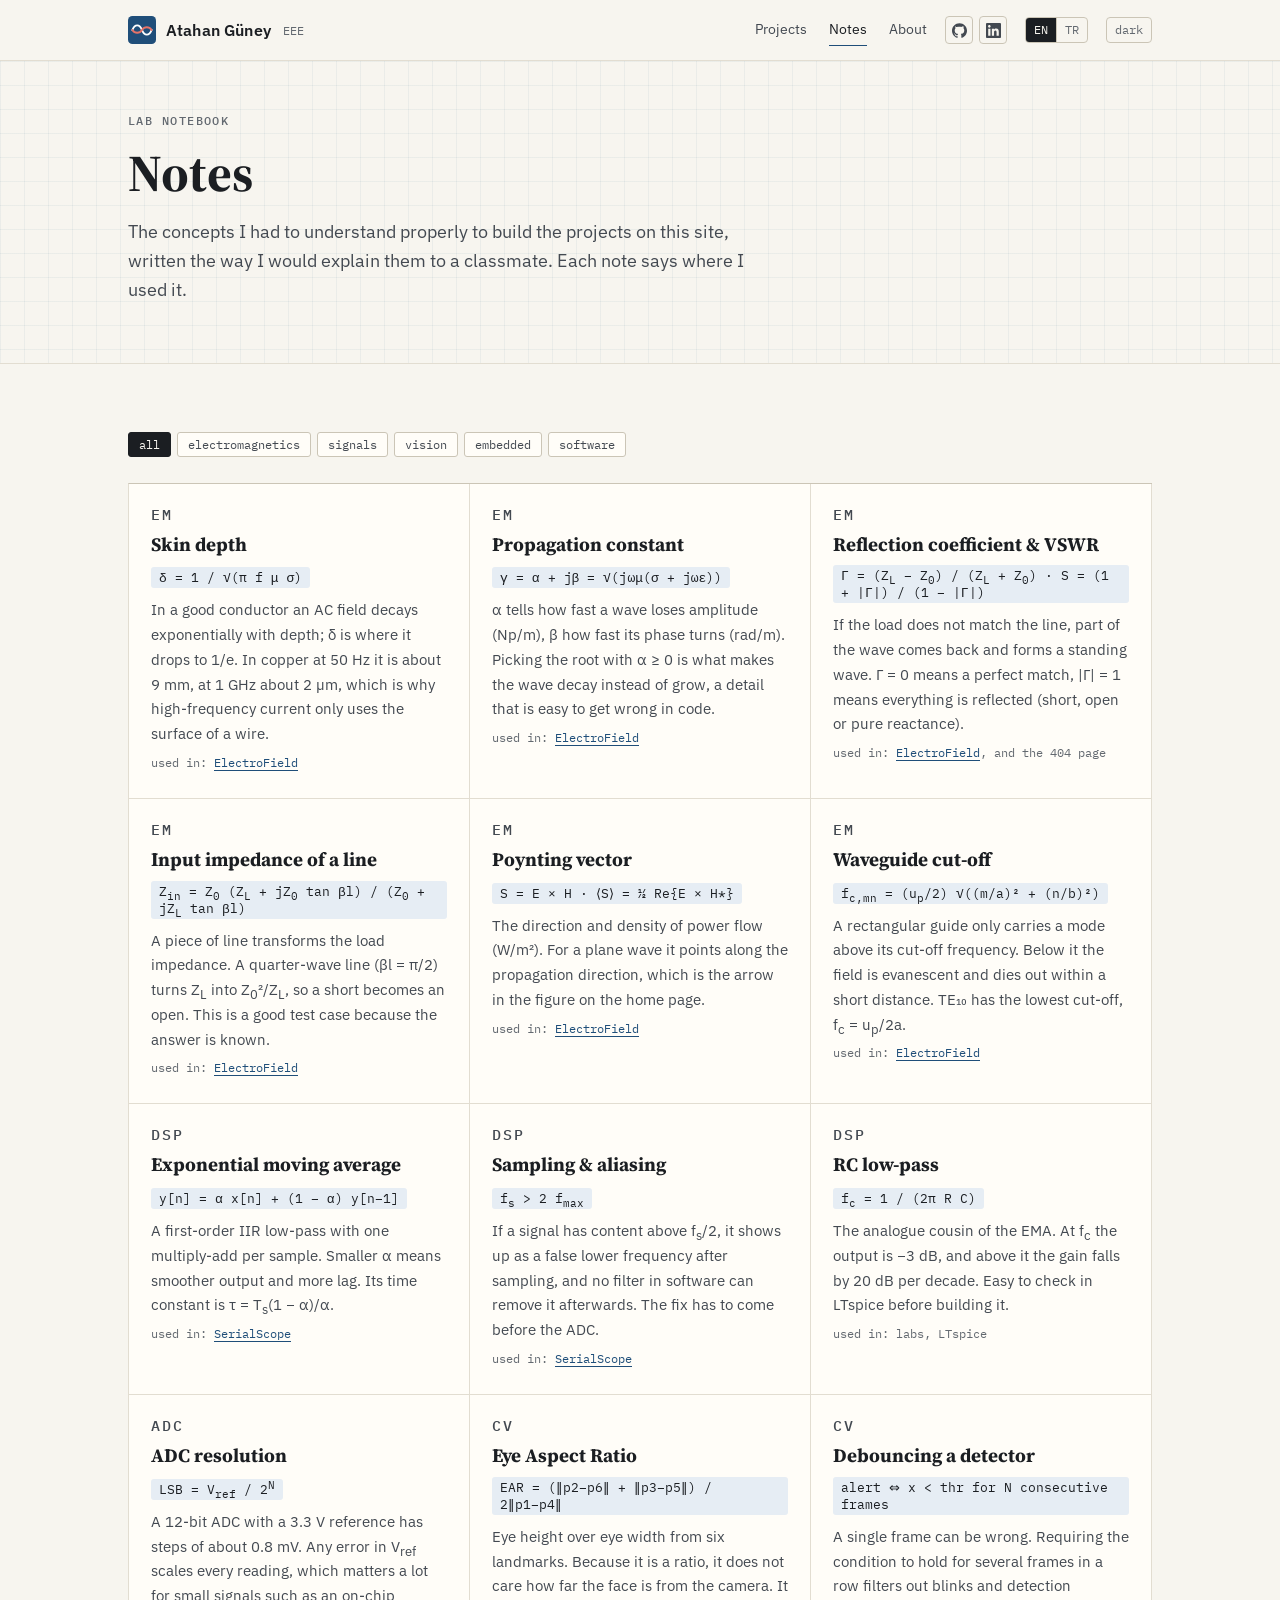
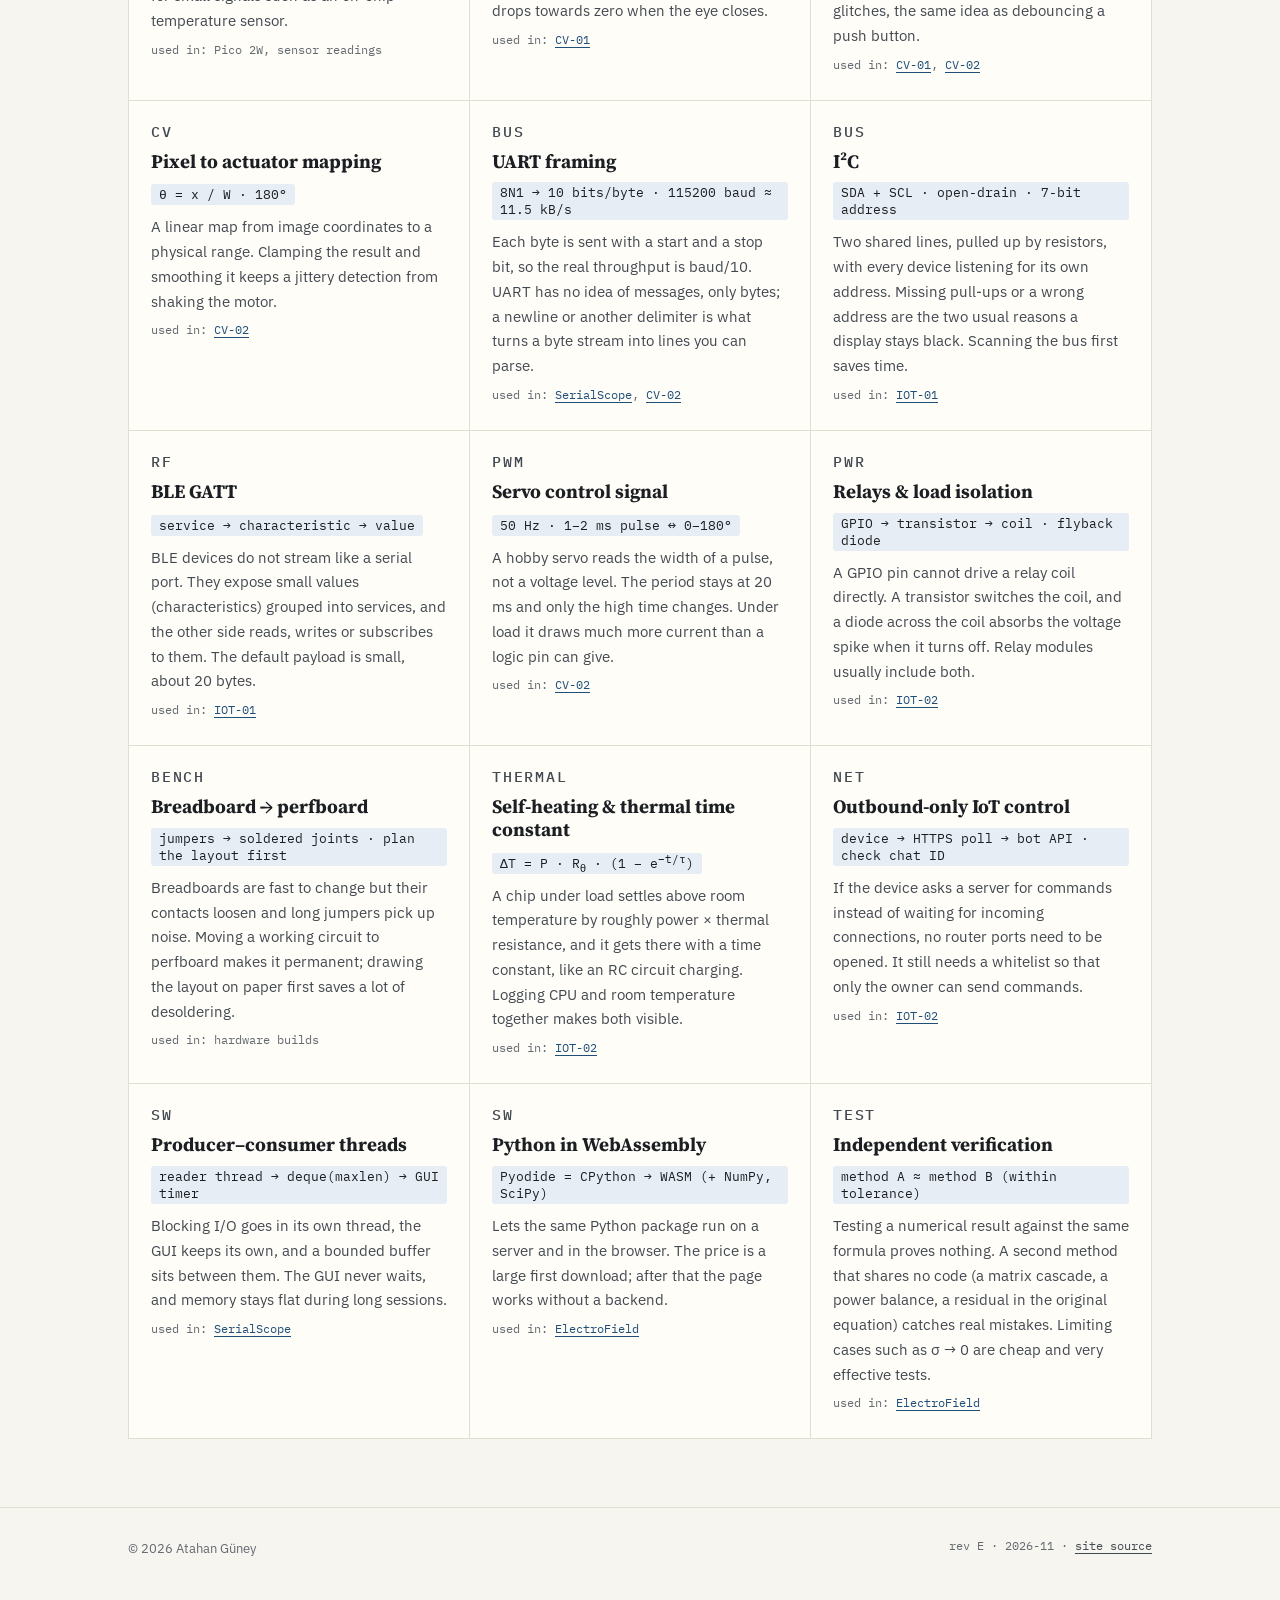
<file: notes/index.html>
<!doctype html>
<html lang="en"
  data-title-en="Notes · concepts behind the projects · Atahan Güney"
  data-title-tr="Notlar · projelerin arkasındaki kavramlar · Atahan Güney"
  data-desc-en="Short notes on the electromagnetics, signal processing, embedded and software concepts used in Atahan Güney's projects: skin depth, reflection coefficient, EMA filters, UART, I2C, BLE GATT and more."
  data-desc-tr="Atahan Güney'in projelerinde kullanılan elektromanyetik, sinyal işleme, gömülü sistem ve yazılım kavramları üzerine kısa notlar: deri kalınlığı, yansıma katsayısı, EMA filtresi, UART, I2C, BLE GATT ve daha fazlası.">
<head>
<meta charset="utf-8">
<meta name="viewport" content="width=device-width, initial-scale=1">
<script>(function(){var d=document.documentElement,l=null,t=null;try{l=new URLSearchParams(location.search).get('lang')||localStorage.getItem('lang');t=localStorage.getItem('theme')}catch(e){}if(l==='tr'){d.setAttribute('data-lang','tr');d.lang='tr'}if(t)d.setAttribute('data-theme',t)})()</script>
<title>Notes · concepts behind the projects · Atahan Güney</title>
<meta name="description" content="Short notes on the electromagnetics, signal processing, embedded and software concepts used in Atahan Güney's projects: skin depth, reflection coefficient, EMA filters, UART, I2C, BLE GATT and more.">
<meta name="author" content="Atahan Güney">
<meta name="theme-color" content="#1f4e79">
<link rel="canonical" href="https://atahanguney.github.io/notes/">
<link rel="icon" href="/favicon.svg" type="image/svg+xml">
<meta property="og:title" content="Notes · concepts behind the projects">
<meta property="og:url" content="https://atahanguney.github.io/notes/">
<meta property="og:image" content="https://atahanguney.github.io/assets/og.png">
<link rel="preconnect" href="https://fonts.googleapis.com">
<link rel="preconnect" href="https://fonts.gstatic.com" crossorigin>
<link rel="stylesheet" href="https://fonts.googleapis.com/css2?family=IBM+Plex+Mono:wght@400;500&family=IBM+Plex+Sans:wght@400;500;600&family=Source+Serif+4:opsz,wght@8..60,600;8..60,700&display=swap">
<link rel="stylesheet" href="/assets/site.css?v=20261120">
<script data-goatcounter="https://atahan.goatcounter.com/count" async src="//gc.zgo.at/count.js"></script>
</head>
<body>
<a class="skip" href="#main"><span lang="en">Skip to content</span><span lang="tr">İçeriğe geç</span></a>
<header class="top">
  <div class="wrap">
    <a class="mark" href="/" aria-label="Atahan Güney">
      <svg width="28" height="28" viewBox="0 0 32 32" aria-hidden="true"><rect width="32" height="32" rx="5" fill="#1f4e79"/><path d="M5 16c2.75-7 8.25-7 11 0s8.25 7 11 0" stroke="#fff" stroke-width="2.2" fill="none" stroke-linecap="round"/><path d="M5 16c2.75 4.2 8.25 4.2 11 0s8.25-4.2 11 0" stroke="#e57368" stroke-width="2.2" fill="none" stroke-linecap="round"/></svg>
      <span>Atahan Güney</span><small>EEE</small>
    </a>
    <div class="right">
      <nav class="nav" id="nav" aria-label="Main">
        <a href="/projects/"><span lang="en">Projects</span><span lang="tr">Projeler</span></a>
        <a href="/notes/" aria-current="page"><span lang="en">Notes</span><span lang="tr">Notlar</span></a>
        <a href="/about/"><span lang="en">About</span><span lang="tr">Hakkımda</span></a>
      </nav>
      <span class="social"><a href="https://github.com/atahanguney" rel="me noopener" target="_blank" data-goatcounter-click="click-header-github" data-goatcounter-title="Header: GitHub" aria-label="GitHub: atahanguney" title="GitHub"><svg viewBox="0 0 24 24" aria-hidden="true"><path d="M12 .297c-6.63 0-12 5.373-12 12 0 5.303 3.438 9.8 8.205 11.385.6.113.82-.258.82-.577 0-.285-.01-1.04-.015-2.04-3.338.724-4.042-1.61-4.042-1.61C4.422 18.07 3.633 17.7 3.633 17.7c-1.087-.744.084-.729.084-.729 1.205.084 1.838 1.236 1.838 1.236 1.07 1.835 2.809 1.305 3.495.998.108-.776.417-1.305.76-1.605-2.665-.3-5.466-1.332-5.466-5.93 0-1.31.465-2.38 1.235-3.22-.135-.303-.54-1.523.105-3.176 0 0 1.005-.322 3.3 1.23.96-.267 1.98-.399 3-.405 1.02.006 2.04.138 3 .405 2.28-1.552 3.285-1.23 3.285-1.23.645 1.653.24 2.873.12 3.176.765.84 1.23 1.91 1.23 3.22 0 4.61-2.805 5.625-5.475 5.92.42.36.81 1.096.81 2.22 0 1.606-.015 2.896-.015 3.286 0 .315.21.69.825.57C20.565 22.092 24 17.592 24 12.297c0-6.627-5.373-12-12-12"/></svg></a><a href="https://www.linkedin.com/in/atahan-guney" rel="me noopener" target="_blank" data-goatcounter-click="click-header-linkedin" data-goatcounter-title="Header: LinkedIn" aria-label="LinkedIn: Atahan Güney" title="LinkedIn"><svg viewBox="0 0 24 24" aria-hidden="true"><path d="M20.447 20.452h-3.554v-5.569c0-1.328-.027-3.037-1.852-3.037-1.853 0-2.136 1.445-2.136 2.939v5.667H9.351V9h3.414v1.561h.046c.477-.9 1.637-1.85 3.37-1.85 3.601 0 4.267 2.37 4.267 5.455v6.286zM5.337 7.433c-1.144 0-2.063-.926-2.063-2.065 0-1.138.92-2.063 2.063-2.063 1.14 0 2.064.925 2.064 2.063 0 1.139-.925 2.065-2.064 2.065zm1.782 13.019H3.555V9h3.564v11.452zM22.225 0H1.771C.792 0 0 .774 0 1.729v20.542C0 23.227.792 24 1.771 24h20.451C23.2 24 24 23.227 24 22.271V1.729C24 .774 23.2 0 22.222 0h.003z"/></svg></a></span>
      <span class="switch" role="group" aria-label="Language / Dil"><a href="?lang=en" data-setlang="en" hreflang="en">EN</a><a href="?lang=tr" data-setlang="tr" hreflang="tr">TR</a></span>
      <button class="theme" id="theme" type="button" aria-label="Toggle colour theme">theme</button>
      <button class="theme menu-btn" id="menu" type="button" aria-expanded="false" aria-controls="nav">menu</button>
    </div>
  </div>
</header>

<main id="main">
  <div class="page-head">
    <div class="wrap">
      <p class="eyebrow"><span lang="en">Lab notebook</span><span lang="tr">Laboratuvar defteri</span></p>
      <h1><span lang="en">Notes</span><span lang="tr">Notlar</span></h1>
      <p class="lede" lang="en">The concepts I had to understand properly to build the projects on this site, written the way I would explain them to a classmate. Each note says where I used it.</p>
      <p class="lede" lang="tr">Bu sitedeki projeleri yapabilmek için düzgünce anlamam gereken kavramlar; bir sınıf arkadaşıma anlatır gibi yazdım. Her notta onu nerede kullandığım da yazıyor.</p>
    </div>
  </div>

  <section>
    <div class="wrap">
      <div class="filter" role="group" aria-label="Filter">
        <button type="button" data-f="all" aria-pressed="true"><span lang="en">all</span><span lang="tr">hepsi</span></button>
        <button type="button" data-f="em" aria-pressed="false"><span lang="en">electromagnetics</span><span lang="tr">elektromanyetik</span></button>
        <button type="button" data-f="sig" aria-pressed="false"><span lang="en">signals</span><span lang="tr">sinyaller</span></button>
        <button type="button" data-f="cv" aria-pressed="false"><span lang="en">vision</span><span lang="tr">görüntü</span></button>
        <button type="button" data-f="emb" aria-pressed="false"><span lang="en">embedded</span><span lang="tr">gömülü</span></button>
        <button type="button" data-f="sw" aria-pressed="false"><span lang="en">software</span><span lang="tr">yazılım</span></button>
      </div>

      <div class="concepts">
        <!-- electromagnetics -->
        <article class="concept" data-area="em">
          <p class="eyebrow">EM</p>
          <h3><span lang="en">Skin depth</span><span lang="tr">Deri kalınlığı (skin depth)</span></h3>
          <span class="eq">δ = 1 / √(π f μ σ)</span>
          <p lang="en">In a good conductor an AC field decays exponentially with depth; δ is where it drops to 1/e. In copper at 50 Hz it is about 9 mm, at 1 GHz about 2 µm, which is why high-frequency current only uses the surface of a wire.</p>
          <p lang="tr">İyi bir iletkende AC alan derinlikle üstel olarak sönümlenir; δ, alanın 1/e'ye düştüğü derinliktir. Bakırda 50 Hz'te yaklaşık 9 mm, 1 GHz'te ise yaklaşık 2 µm'dir. Yüksek frekanslı akımın telin sadece yüzeyini kullanmasının sebebi bu.</p>
          <p class="used"><span lang="en">used in</span><span lang="tr">kullanıldığı yer</span>: <a href="/projects/electrofield/">ElectroField</a></p>
        </article>
        <article class="concept" data-area="em">
          <p class="eyebrow">EM</p>
          <h3><span lang="en">Propagation constant</span><span lang="tr">Yayılma sabiti</span></h3>
          <span class="eq">γ = α + jβ = √(jωμ(σ + jωε))</span>
          <p lang="en">α tells how fast a wave loses amplitude (Np/m), β how fast its phase turns (rad/m). Picking the root with α ≥ 0 is what makes the wave decay instead of grow, a detail that is easy to get wrong in code.</p>
          <p lang="tr">α dalganın genliğini ne kadar hızlı kaybettiğini (Np/m), β ise fazının ne kadar hızlı döndüğünü (rad/m) söyler. Dalganın büyümek yerine sönümlenmesini sağlayan, α ≥ 0 olan kökü seçmektir; kodda kolayca yanlış yapılabilen bir detay.</p>
          <p class="used"><span lang="en">used in</span><span lang="tr">kullanıldığı yer</span>: <a href="/projects/electrofield/">ElectroField</a></p>
        </article>
        <article class="concept" data-area="em">
          <p class="eyebrow">EM</p>
          <h3><span lang="en">Reflection coefficient &amp; VSWR</span><span lang="tr">Yansıma katsayısı ve VSWR</span></h3>
          <span class="eq">Γ = (Z<sub>L</sub> − Z<sub>0</sub>) / (Z<sub>L</sub> + Z<sub>0</sub>) · S = (1 + |Γ|) / (1 − |Γ|)</span>
          <p lang="en">If the load does not match the line, part of the wave comes back and forms a standing wave. Γ = 0 means a perfect match, |Γ| = 1 means everything is reflected (short, open or pure reactance).</p>
          <p lang="tr">Yük hatla uyumlu değilse dalganın bir kısmı geri döner ve duran dalga oluşturur. Γ = 0 mükemmel uyum, |Γ| = 1 ise her şeyin yansıması demektir (kısa devre, açık devre ya da saf reaktans).</p>
          <p class="used"><span lang="en">used in</span><span lang="tr">kullanıldığı yer</span>: <a href="/projects/electrofield/">ElectroField</a>, <span lang="en">and the 404 page</span><span lang="tr">ve 404 sayfası</span></p>
        </article>
        <article class="concept" data-area="em">
          <p class="eyebrow">EM</p>
          <h3><span lang="en">Input impedance of a line</span><span lang="tr">Hattın giriş empedansı</span></h3>
          <span class="eq">Z<sub>in</sub> = Z<sub>0</sub> (Z<sub>L</sub> + jZ<sub>0</sub> tan βl) / (Z<sub>0</sub> + jZ<sub>L</sub> tan βl)</span>
          <p lang="en">A piece of line transforms the load impedance. A quarter-wave line (βl = π/2) turns Z<sub>L</sub> into Z<sub>0</sub>²/Z<sub>L</sub>, so a short becomes an open. This is a good test case because the answer is known.</p>
          <p lang="tr">Bir hat parçası yük empedansını dönüştürür. Çeyrek dalga boyu bir hat (βl = π/2), Z<sub>L</sub>'yi Z<sub>0</sub>²/Z<sub>L</sub>'ye çevirir; yani kısa devre açık devre olur. Cevabı bilindiği için iyi bir test durumu.</p>
          <p class="used"><span lang="en">used in</span><span lang="tr">kullanıldığı yer</span>: <a href="/projects/electrofield/">ElectroField</a></p>
        </article>
        <article class="concept" data-area="em">
          <p class="eyebrow">EM</p>
          <h3><span lang="en">Poynting vector</span><span lang="tr">Poynting vektörü</span></h3>
          <span class="eq">S = E × H · ⟨S⟩ = ½ Re{E × H*}</span>
          <p lang="en">The direction and density of power flow (W/m²). For a plane wave it points along the propagation direction, which is the arrow in the figure on the home page.</p>
          <p lang="tr">Güç akışının yönü ve yoğunluğu (W/m²). Düzlem dalga için yayılma yönünü gösterir; ana sayfadaki şekilde gördüğünüz ok bu.</p>
          <p class="used"><span lang="en">used in</span><span lang="tr">kullanıldığı yer</span>: <a href="/projects/electrofield/">ElectroField</a></p>
        </article>
        <article class="concept" data-area="em">
          <p class="eyebrow">EM</p>
          <h3><span lang="en">Waveguide cut-off</span><span lang="tr">Dalga kılavuzunda kesim frekansı</span></h3>
          <span class="eq">f<sub>c,mn</sub> = (u<sub>p</sub>/2) √((m/a)² + (n/b)²)</span>
          <p lang="en">A rectangular guide only carries a mode above its cut-off frequency. Below it the field is evanescent and dies out within a short distance. TE₁₀ has the lowest cut-off, f<sub>c</sub> = u<sub>p</sub>/2a.</p>
          <p lang="tr">Dikdörtgen bir dalga kılavuzu bir modu sadece kesim frekansının üstünde taşır. Altında alan sönümlenen (evanescent) bir alandır ve kısa bir mesafede kaybolur. En düşük kesim frekansı TE₁₀ modundadır: f<sub>c</sub> = u<sub>p</sub>/2a.</p>
          <p class="used"><span lang="en">used in</span><span lang="tr">kullanıldığı yer</span>: <a href="/projects/electrofield/">ElectroField</a></p>
        </article>

        <!-- signals -->
        <article class="concept" data-area="sig">
          <p class="eyebrow">DSP</p>
          <h3><span lang="en">Exponential moving average</span><span lang="tr">Üstel hareketli ortalama (EMA)</span></h3>
          <span class="eq">y[n] = α x[n] + (1 − α) y[n−1]</span>
          <p lang="en">A first-order IIR low-pass with one multiply-add per sample. Smaller α means smoother output and more lag. Its time constant is τ = T<sub>s</sub>(1 − α)/α.</p>
          <p lang="tr">Örnek başına bir çarpma-toplama yapan birinci dereceden bir IIR alçak geçiren filtre. Küçük α daha yumuşak çıktı ve daha fazla gecikme demek. Zaman sabiti τ = T<sub>s</sub>(1 − α)/α.</p>
          <p class="used"><span lang="en">used in</span><span lang="tr">kullanıldığı yer</span>: <a href="/projects/serialscope/">SerialScope</a></p>
        </article>
        <article class="concept" data-area="sig">
          <p class="eyebrow">DSP</p>
          <h3><span lang="en">Sampling &amp; aliasing</span><span lang="tr">Örnekleme ve örtüşme (aliasing)</span></h3>
          <span class="eq">f<sub>s</sub> &gt; 2 f<sub>max</sub></span>
          <p lang="en">If a signal has content above f<sub>s</sub>/2, it shows up as a false lower frequency after sampling, and no filter in software can remove it afterwards. The fix has to come before the ADC.</p>
          <p lang="tr">Bir sinyalin f<sub>s</sub>/2'nin üstünde bileşeni varsa, örneklemeden sonra sahte ve daha düşük bir frekans olarak görünür ve sonradan hiçbir yazılım filtresi bunu temizleyemez. Çözüm ADC'den önce gelmeli.</p>
          <p class="used"><span lang="en">used in</span><span lang="tr">kullanıldığı yer</span>: <a href="/projects/serialscope/">SerialScope</a></p>
        </article>
        <article class="concept" data-area="sig">
          <p class="eyebrow">DSP</p>
          <h3><span lang="en">RC low-pass</span><span lang="tr">RC alçak geçiren filtre</span></h3>
          <span class="eq">f<sub>c</sub> = 1 / (2π R C)</span>
          <p lang="en">The analogue cousin of the EMA. At f<sub>c</sub> the output is −3 dB, and above it the gain falls by 20 dB per decade. Easy to check in LTspice before building it.</p>
          <p lang="tr">EMA'nın analog akrabası. f<sub>c</sub>'de çıkış −3 dB'dir, üstünde kazanç dekad başına 20 dB düşer. Kurmadan önce LTspice'ta kontrol etmesi kolay.</p>
          <p class="used"><span lang="en">used in</span><span lang="tr">kullanıldığı yer</span>: <span lang="en">labs, LTspice</span><span lang="tr">laboratuvarlar, LTspice</span></p>
        </article>
        <article class="concept" data-area="sig">
          <p class="eyebrow">ADC</p>
          <h3><span lang="en">ADC resolution</span><span lang="tr">ADC çözünürlüğü</span></h3>
          <span class="eq">LSB = V<sub>ref</sub> / 2<sup>N</sup></span>
          <p lang="en">A 12-bit ADC with a 3.3 V reference has steps of about 0.8 mV. Any error in V<sub>ref</sub> scales every reading, which matters a lot for small signals such as an on-chip temperature sensor.</p>
          <p lang="tr">3.3 V referanslı 12 bitlik bir ADC'nin adımları yaklaşık 0.8 mV'tur. V<sub>ref</sub>'teki her hata bütün okumaları ölçekler; bu da çip içi sıcaklık sensörü gibi küçük sinyallerde çok önemlidir.</p>
          <p class="used"><span lang="en">used in</span><span lang="tr">kullanıldığı yer</span>: <span lang="en">Pico 2W, sensor readings</span><span lang="tr">Pico 2W, sensör okumaları</span></p>
        </article>

        <!-- vision -->
        <article class="concept" data-area="cv">
          <p class="eyebrow">CV</p>
          <h3><span lang="en">Eye Aspect Ratio</span><span lang="tr">Göz En-Boy Oranı (EAR)</span></h3>
          <span class="eq">EAR = (‖p2−p6‖ + ‖p3−p5‖) / 2‖p1−p4‖</span>
          <p lang="en">Eye height over eye width from six landmarks. Because it is a ratio, it does not care how far the face is from the camera. It drops towards zero when the eye closes.</p>
          <p lang="tr">Altı noktadan elde edilen göz yüksekliğinin göz genişliğine oranı. Oran olduğu için yüzün kameraya uzaklığını umursamıyor. Göz kapanınca sıfıra doğru düşüyor.</p>
          <p class="used"><span lang="en">used in</span><span lang="tr">kullanıldığı yer</span>: <a href="/projects/drowsiness/">CV-01</a></p>
        </article>
        <article class="concept" data-area="cv">
          <p class="eyebrow">CV</p>
          <h3><span lang="en">Debouncing a detector</span><span lang="tr">Bir algılayıcıyı kararlı hale getirmek</span></h3>
          <span class="eq">alert ⇔ x &lt; thr for N consecutive frames</span>
          <p lang="en">A single frame can be wrong. Requiring the condition to hold for several frames in a row filters out blinks and detection glitches, the same idea as debouncing a push button.</p>
          <p lang="tr">Tek bir kare yanlış olabilir. Koşulun art arda birkaç kare boyunca sağlanmasını istemek göz kırpmaları ve algılama hatalarını eliyor; bir butonun debounce edilmesiyle aynı fikir.</p>
          <p class="used"><span lang="en">used in</span><span lang="tr">kullanıldığı yer</span>: <a href="/projects/drowsiness/">CV-01</a>, <a href="/projects/gesture-servo/">CV-02</a></p>
        </article>
        <article class="concept" data-area="cv">
          <p class="eyebrow">CV</p>
          <h3><span lang="en">Pixel to actuator mapping</span><span lang="tr">Pikselden eyleyiciye eşleme</span></h3>
          <span class="eq">θ = x / W · 180°</span>
          <p lang="en">A linear map from image coordinates to a physical range. Clamping the result and smoothing it keeps a jittery detection from shaking the motor.</p>
          <p lang="tr">Görüntü koordinatlarından fiziksel bir aralığa doğrusal eşleme. Sonucu sınırlamak ve yumuşatmak, titreyen bir algılamanın motoru sallamasını engelliyor.</p>
          <p class="used"><span lang="en">used in</span><span lang="tr">kullanıldığı yer</span>: <a href="/projects/gesture-servo/">CV-02</a></p>
        </article>

        <!-- embedded -->        <article class="concept" data-area="emb">
          <p class="eyebrow">BUS</p>
          <h3><span lang="en">UART framing</span><span lang="tr">UART çerçeveleme</span></h3>
          <span class="eq">8N1 → 10 bits/byte · 115200 baud ≈ 11.5 kB/s</span>
          <p lang="en">Each byte is sent with a start and a stop bit, so the real throughput is baud/10. UART has no idea of messages, only bytes; a newline or another delimiter is what turns a byte stream into lines you can parse.</p>
          <p lang="tr">Her byte bir başlangıç ve bir bitiş biti ile gönderilir, yani gerçek veri hızı baud/10'dur. UART mesaj kavramını bilmez, sadece byte bilir; byte akışını ayrıştırılabilir satırlara çeviren şey satır sonu ya da başka bir ayraçtır.</p>
          <p class="used"><span lang="en">used in</span><span lang="tr">kullanıldığı yer</span>: <a href="/projects/serialscope/">SerialScope</a>, <a href="/projects/gesture-servo/">CV-02</a></p>
        </article>
        <article class="concept" data-area="emb">
          <p class="eyebrow">BUS</p>
          <h3>I²C</h3>
          <span class="eq">SDA + SCL · open-drain · 7-bit address</span>
          <p lang="en">Two shared lines, pulled up by resistors, with every device listening for its own address. Missing pull-ups or a wrong address are the two usual reasons a display stays black. Scanning the bus first saves time.</p>
          <p lang="tr">Dirençlerle yukarı çekilmiş iki ortak hat; her cihaz kendi adresini dinliyor. Eksik pull-up'lar ya da yanlış adres, bir ekranın siyah kalmasının en yaygın iki sebebi. Önce hattı taramak zaman kazandırıyor.</p>
          <p class="used"><span lang="en">used in</span><span lang="tr">kullanıldığı yer</span>: <a href="/projects/ble-display/">IOT-01</a></p>
        </article>
        <article class="concept" data-area="emb">
          <p class="eyebrow">RF</p>
          <h3>BLE GATT</h3>
          <span class="eq">service → characteristic → value</span>
          <p lang="en">BLE devices do not stream like a serial port. They expose small values (characteristics) grouped into services, and the other side reads, writes or subscribes to them. The default payload is small, about 20 bytes.</p>
          <p lang="tr">BLE cihazları seri port gibi sürekli veri akıtmaz. Servislerde gruplanmış küçük değerler (karakteristikler) sunarlar; karşı taraf bunları okur, yazar ya da bunlara abone olur. Varsayılan veri yükü küçüktür, yaklaşık 20 byte.</p>
          <p class="used"><span lang="en">used in</span><span lang="tr">kullanıldığı yer</span>: <a href="/projects/ble-display/">IOT-01</a></p>
        </article>
        <article class="concept" data-area="emb">
          <p class="eyebrow">PWM</p>
          <h3><span lang="en">Servo control signal</span><span lang="tr">Servo kontrol sinyali</span></h3>
          <span class="eq">50 Hz · 1–2 ms pulse ↔ 0–180°</span>
          <p lang="en">A hobby servo reads the width of a pulse, not a voltage level. The period stays at 20 ms and only the high time changes. Under load it draws much more current than a logic pin can give.</p>
          <p lang="tr">Hobi servosu bir gerilim seviyesini değil, darbenin genişliğini okur. Periyot 20 ms'de sabit kalır, sadece yüksek kalma süresi değişir. Yük altında bir lojik pinin verebileceğinden çok daha fazla akım çeker.</p>
          <p class="used"><span lang="en">used in</span><span lang="tr">kullanıldığı yer</span>: <a href="/projects/gesture-servo/">CV-02</a></p>
        </article>
        <article class="concept" data-area="emb">
          <p class="eyebrow">PWR</p>
          <h3><span lang="en">Relays &amp; load isolation</span><span lang="tr">Röleler ve yük izolasyonu</span></h3>
          <span class="eq">GPIO → transistor → coil · flyback diode</span>
          <p lang="en">A GPIO pin cannot drive a relay coil directly. A transistor switches the coil, and a diode across the coil absorbs the voltage spike when it turns off. Relay modules usually include both.</p>
          <p lang="tr">Bir GPIO pini röle bobinini doğrudan süremez. Bobini bir transistör anahtarlar, bobine paralel bir diyot da kapanma anındaki gerilim sıçramasını sönümler. Röle modüllerinde genelde ikisi de bulunur.</p>
          <p class="used"><span lang="en">used in</span><span lang="tr">kullanıldığı yer</span>: <a href="/projects/telegram-morse/">IOT-02</a></p>
        </article>

        <article class="concept" data-area="emb">
          <p class="eyebrow">BENCH</p>
          <h3><span lang="en">Breadboard → perfboard</span><span lang="tr">Breadboard → perfboard</span></h3>
          <span class="eq">jumpers → soldered joints · plan the layout first</span>
          <p lang="en">Breadboards are fast to change but their contacts loosen and long jumpers pick up noise. Moving a working circuit to perfboard makes it permanent; drawing the layout on paper first saves a lot of desoldering.</p>
          <p lang="tr">Breadboard'lar hızlı değiştirilebilir ama kontakları gevşer ve uzun jumper kablolar gürültü toplar. Çalışan bir devreyi perfboard'a taşımak onu kalıcı yapar; yerleşimi önce kağıda çizmek çok fazla lehim sökmekten kurtarır.</p>
          <p class="used"><span lang="en">used in</span><span lang="tr">kullanıldığı yer</span>: <span lang="en">hardware builds</span><span lang="tr">donanım projeleri</span></p>
        </article>
        <article class="concept" data-area="emb">
          <p class="eyebrow">THERMAL</p>
          <h3><span lang="en">Self-heating &amp; thermal time constant</span><span lang="tr">Kendi kendine ısınma ve ısıl zaman sabiti</span></h3>
          <span class="eq">ΔT = P · R<sub>θ</sub> · (1 − e<sup>−t/τ</sup>)</span>
          <p lang="en">A chip under load settles above room temperature by roughly power × thermal resistance, and it gets there with a time constant, like an RC circuit charging. Logging CPU and room temperature together makes both visible.</p>
          <p lang="tr">Yük altındaki bir çip, oda sıcaklığının yaklaşık güç × ısıl direnç kadar üstüne oturur ve oraya, şarj olan bir RC devresi gibi, bir zaman sabitiyle ulaşır. CPU ve oda sıcaklığını birlikte kaydetmek ikisini de görünür kılar.</p>
          <p class="used"><span lang="en">used in</span><span lang="tr">kullanıldığı yer</span>: <a href="/projects/telegram-morse/">IOT-02</a></p>
        </article>
        <article class="concept" data-area="emb">
          <p class="eyebrow">NET</p>
          <h3><span lang="en">Outbound-only IoT control</span><span lang="tr">Sadece dışa açılan IoT kontrolü</span></h3>
          <span class="eq">device → HTTPS poll → bot API · check chat ID</span>
          <p lang="en">If the device asks a server for commands instead of waiting for incoming connections, no router ports need to be opened. It still needs a whitelist so that only the owner can send commands.</p>
          <p lang="tr">Cihaz gelen bağlantıları beklemek yerine bir sunucuya komut sorarsa modemde port açmaya gerek kalmaz. Yine de sadece sahibinin komut gönderebilmesi için bir izin listesi gerekir.</p>
          <p class="used"><span lang="en">used in</span><span lang="tr">kullanıldığı yer</span>: <a href="/projects/telegram-morse/">IOT-02</a></p>
        </article>

        <!-- software -->        <article class="concept" data-area="sw">
          <p class="eyebrow">SW</p>
          <h3><span lang="en">Producer–consumer threads</span><span lang="tr">Üretici-tüketici thread'ler</span></h3>
          <span class="eq">reader thread → deque(maxlen) → GUI timer</span>
          <p lang="en">Blocking I/O goes in its own thread, the GUI keeps its own, and a bounded buffer sits between them. The GUI never waits, and memory stays flat during long sessions.</p>
          <p lang="tr">Bloklayan G/Ç işlemleri kendi thread'inde, arayüz de kendi thread'inde çalışır; aralarında sınırlı bir tampon durur. Arayüz hiç beklemez ve uzun oturumlarda bellek sabit kalır.</p>
          <p class="used"><span lang="en">used in</span><span lang="tr">kullanıldığı yer</span>: <a href="/projects/serialscope/">SerialScope</a></p>
        </article>
        <article class="concept" data-area="sw">
          <p class="eyebrow">SW</p>
          <h3><span lang="en">Python in WebAssembly</span><span lang="tr">WebAssembly'de Python</span></h3>
          <span class="eq">Pyodide = CPython → WASM (+ NumPy, SciPy)</span>
          <p lang="en">Lets the same Python package run on a server and in the browser. The price is a large first download; after that the page works without a backend.</p>
          <p lang="tr">Aynı Python paketinin hem sunucuda hem tarayıcıda çalışmasını sağlar. Bedeli büyük bir ilk indirme; sonrasında sayfa bir backend olmadan çalışır.</p>
          <p class="used"><span lang="en">used in</span><span lang="tr">kullanıldığı yer</span>: <a href="/projects/electrofield/">ElectroField</a></p>
        </article>
        <article class="concept" data-area="sw">
          <p class="eyebrow">TEST</p>
          <h3><span lang="en">Independent verification</span><span lang="tr">Bağımsız doğrulama</span></h3>
          <span class="eq">method A ≈ method B (within tolerance)</span>
          <p lang="en">Testing a numerical result against the same formula proves nothing. A second method that shares no code (a matrix cascade, a power balance, a residual in the original equation) catches real mistakes. Limiting cases such as σ → 0 are cheap and very effective tests.</p>
          <p lang="tr">Sayısal bir sonucu aynı formülle test etmek hiçbir şey kanıtlamaz. Kod paylaşmayan ikinci bir yöntem (matris kaskadı, güç dengesi, orijinal denklemdeki artık) gerçek hataları yakalar. σ → 0 gibi limit durumları ucuz ve çok etkili testlerdir.</p>
          <p class="used"><span lang="en">used in</span><span lang="tr">kullanıldığı yer</span>: <a href="/projects/electrofield/">ElectroField</a></p>
        </article>
      </div>
    </div>
  </section>
</main>

<footer>
  <div class="wrap">
    <span>© <span id="year">2026</span> Atahan Güney</span>
    <span class="rev">rev E · 2026-11 · <a href="https://github.com/atahanguney/atahanguney.github.io"><span lang="en">site source</span><span lang="tr">site kaynak kodu</span></a></span>
  </div>
</footer>
<script src="/assets/site.js?v=20261120" defer></script>
</body>
</html>
</file>
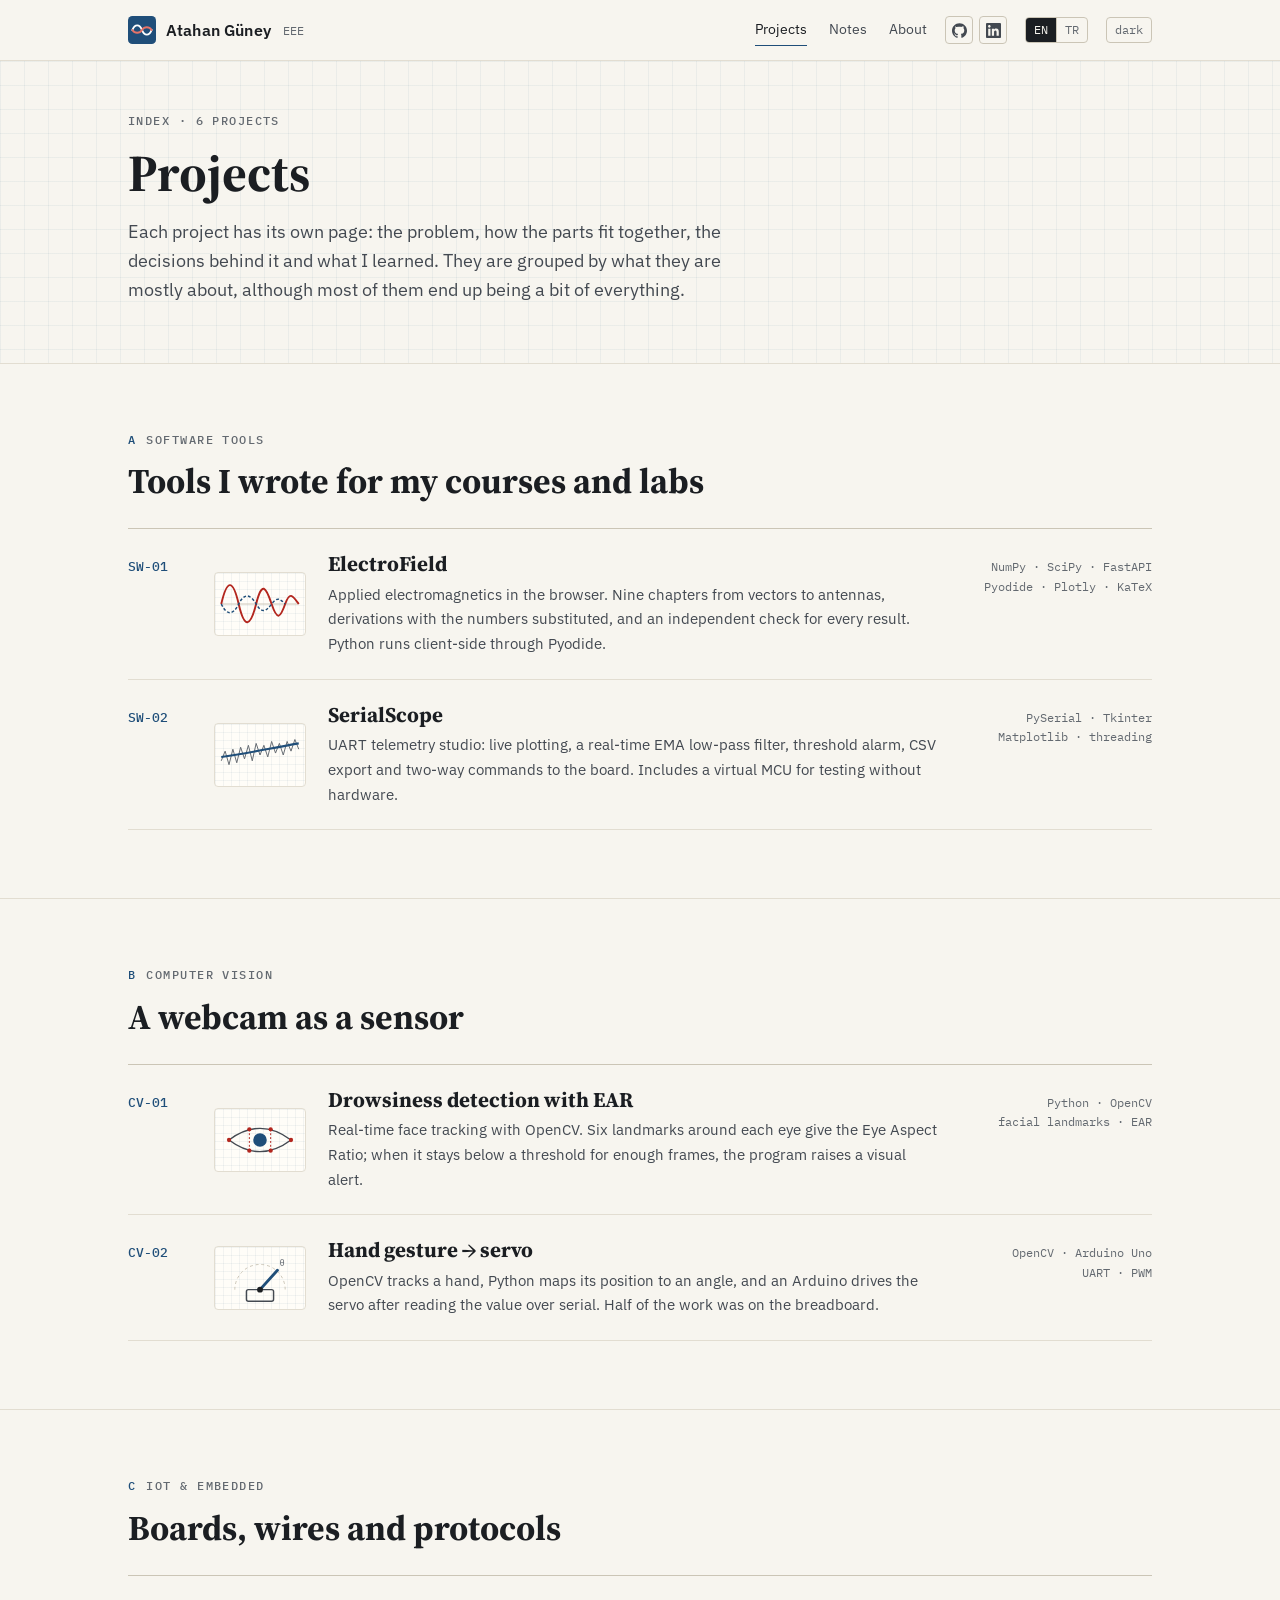
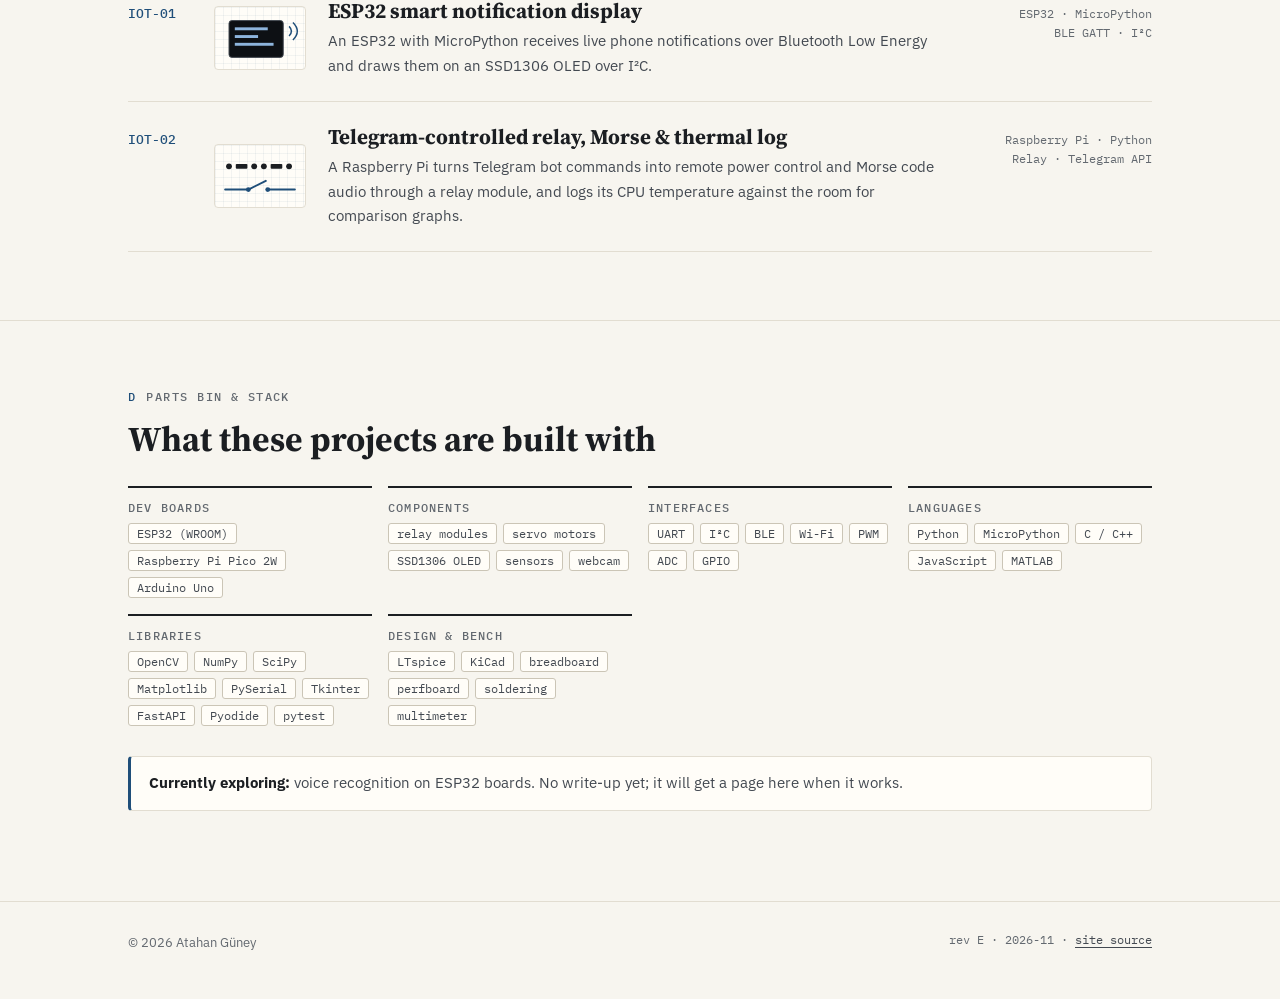
<file: projects/index.html>
<!doctype html>
<html lang="en"
  data-title-en="Projects · Atahan Güney"
  data-title-tr="Projeler · Atahan Güney"
  data-desc-en="Projects by Atahan Güney: ElectroField, SerialScope, EAR drowsiness detection, gesture-controlled servo, ESP32 notification display and a Telegram-controlled Raspberry Pi relay system, each with a write-up."
  data-desc-tr="Atahan Güney'in projeleri: ElectroField, SerialScope, EAR ile yorgunluk tespiti, el hareketiyle servo kontrolü, ESP32 bildirim ekranı ve Telegram kontrollü Raspberry Pi röle sistemi; her biri anlatımıyla.">
<head>
<meta charset="utf-8">
<meta name="viewport" content="width=device-width, initial-scale=1">
<script>(function(){var d=document.documentElement,l=null,t=null;try{l=new URLSearchParams(location.search).get('lang')||localStorage.getItem('lang');t=localStorage.getItem('theme')}catch(e){}if(l==='tr'){d.setAttribute('data-lang','tr');d.lang='tr'}if(t)d.setAttribute('data-theme',t)})()</script>
<title>Projects · Atahan Güney</title>
<meta name="description" content="Projects by Atahan Güney: ElectroField, SerialScope, EAR drowsiness detection, gesture-controlled servo, ESP32 notification display and a Telegram-controlled Raspberry Pi relay system, each with a write-up.">
<meta name="author" content="Atahan Güney">
<meta name="theme-color" content="#1f4e79">
<link rel="canonical" href="https://atahanguney.github.io/projects/">
<link rel="icon" href="/favicon.svg" type="image/svg+xml">
<meta property="og:title" content="Projects · Atahan Güney">
<meta property="og:url" content="https://atahanguney.github.io/projects/">
<meta property="og:image" content="https://atahanguney.github.io/assets/og.png">
<link rel="preconnect" href="https://fonts.googleapis.com">
<link rel="preconnect" href="https://fonts.gstatic.com" crossorigin>
<link rel="stylesheet" href="https://fonts.googleapis.com/css2?family=IBM+Plex+Mono:wght@400;500&family=IBM+Plex+Sans:wght@400;500;600&family=Source+Serif+4:opsz,wght@8..60,600;8..60,700&display=swap">
<link rel="stylesheet" href="/assets/site.css?v=20261120">
<script data-goatcounter="https://atahan.goatcounter.com/count" async src="//gc.zgo.at/count.js"></script>
</head>
<body>
<a class="skip" href="#main"><span lang="en">Skip to content</span><span lang="tr">İçeriğe geç</span></a>
<header class="top">
  <div class="wrap">
    <a class="mark" href="/" aria-label="Atahan Güney">
      <svg width="28" height="28" viewBox="0 0 32 32" aria-hidden="true"><rect width="32" height="32" rx="5" fill="#1f4e79"/><path d="M5 16c2.75-7 8.25-7 11 0s8.25 7 11 0" stroke="#fff" stroke-width="2.2" fill="none" stroke-linecap="round"/><path d="M5 16c2.75 4.2 8.25 4.2 11 0s8.25-4.2 11 0" stroke="#e57368" stroke-width="2.2" fill="none" stroke-linecap="round"/></svg>
      <span>Atahan Güney</span><small>EEE</small>
    </a>
    <div class="right">
      <nav class="nav" id="nav" aria-label="Main">
        <a href="/projects/" aria-current="page"><span lang="en">Projects</span><span lang="tr">Projeler</span></a>
        <a href="/notes/"><span lang="en">Notes</span><span lang="tr">Notlar</span></a>
        <a href="/about/"><span lang="en">About</span><span lang="tr">Hakkımda</span></a>
      </nav>
      <span class="social"><a href="https://github.com/atahanguney" rel="me noopener" target="_blank" data-goatcounter-click="click-header-github" data-goatcounter-title="Header: GitHub" aria-label="GitHub: atahanguney" title="GitHub"><svg viewBox="0 0 24 24" aria-hidden="true"><path d="M12 .297c-6.63 0-12 5.373-12 12 0 5.303 3.438 9.8 8.205 11.385.6.113.82-.258.82-.577 0-.285-.01-1.04-.015-2.04-3.338.724-4.042-1.61-4.042-1.61C4.422 18.07 3.633 17.7 3.633 17.7c-1.087-.744.084-.729.084-.729 1.205.084 1.838 1.236 1.838 1.236 1.07 1.835 2.809 1.305 3.495.998.108-.776.417-1.305.76-1.605-2.665-.3-5.466-1.332-5.466-5.93 0-1.31.465-2.38 1.235-3.22-.135-.303-.54-1.523.105-3.176 0 0 1.005-.322 3.3 1.23.96-.267 1.98-.399 3-.405 1.02.006 2.04.138 3 .405 2.28-1.552 3.285-1.23 3.285-1.23.645 1.653.24 2.873.12 3.176.765.84 1.23 1.91 1.23 3.22 0 4.61-2.805 5.625-5.475 5.92.42.36.81 1.096.81 2.22 0 1.606-.015 2.896-.015 3.286 0 .315.21.69.825.57C20.565 22.092 24 17.592 24 12.297c0-6.627-5.373-12-12-12"/></svg></a><a href="https://www.linkedin.com/in/atahan-guney" rel="me noopener" target="_blank" data-goatcounter-click="click-header-linkedin" data-goatcounter-title="Header: LinkedIn" aria-label="LinkedIn: Atahan Güney" title="LinkedIn"><svg viewBox="0 0 24 24" aria-hidden="true"><path d="M20.447 20.452h-3.554v-5.569c0-1.328-.027-3.037-1.852-3.037-1.853 0-2.136 1.445-2.136 2.939v5.667H9.351V9h3.414v1.561h.046c.477-.9 1.637-1.85 3.37-1.85 3.601 0 4.267 2.37 4.267 5.455v6.286zM5.337 7.433c-1.144 0-2.063-.926-2.063-2.065 0-1.138.92-2.063 2.063-2.063 1.14 0 2.064.925 2.064 2.063 0 1.139-.925 2.065-2.064 2.065zm1.782 13.019H3.555V9h3.564v11.452zM22.225 0H1.771C.792 0 0 .774 0 1.729v20.542C0 23.227.792 24 1.771 24h20.451C23.2 24 24 23.227 24 22.271V1.729C24 .774 23.2 0 22.222 0h.003z"/></svg></a></span>
      <span class="switch" role="group" aria-label="Language / Dil"><a href="?lang=en" data-setlang="en" hreflang="en">EN</a><a href="?lang=tr" data-setlang="tr" hreflang="tr">TR</a></span>
      <button class="theme" id="theme" type="button" aria-label="Toggle colour theme">theme</button>
      <button class="theme menu-btn" id="menu" type="button" aria-expanded="false" aria-controls="nav">menu</button>
    </div>
  </div>
</header>

<main id="main">
  <div class="page-head">
    <div class="wrap">
      <p class="eyebrow"><span lang="en">Index · 6 projects</span><span lang="tr">Dizin · 6 proje</span></p>
      <h1><span lang="en">Projects</span><span lang="tr">Projeler</span></h1>
      <p class="lede" lang="en">Each project has its own page: the problem, how the parts fit together, the decisions behind it and what I learned. They are grouped by what they are mostly about, although most of them end up being a bit of everything.</p>
      <p class="lede" lang="tr">Her projenin kendi sayfası var: problem, parçaların nasıl bir araya geldiği, arkasındaki kararlar ve ne öğrendiğim. Projeleri en çok neyle ilgili olduklarına göre grupladım, ama çoğu sonunda biraz her şeyden oluyor.</p>
    </div>
  </div>

  <section aria-labelledby="sw-h">
    <div class="wrap">
      <p class="eyebrow"><span class="secnum">A</span><span lang="en">Software tools</span><span lang="tr">Yazılım araçları</span></p>
      <h2 id="sw-h"><span lang="en">Tools I wrote for my courses and labs</span><span lang="tr">Derslerim ve laboratuvarlarım için yazdığım araçlar</span></h2>
      <div class="index">
        <a class="row has-thumb" href="/projects/electrofield/">
          <span class="id">SW-01</span>
          <span class="thumb" aria-hidden="true"><svg viewBox="0 0 92 64"><line x1="6" y1="32" x2="86" y2="32" style="stroke:var(--rule-2)"/><path d="M6 32 C12 6 18 6 24 32 S36 56 42 32 S52 14 58 32 S67 46 72 32 S80 24 86 32" fill="none" style="stroke:var(--e)" stroke-width="2"/><path d="M6 32 C12 44 18 44 24 32 S36 22 42 32 S52 40 58 32 S67 27 72 32" fill="none" style="stroke:var(--h)" stroke-width="1.5" stroke-dasharray="3 2"/></svg></span>
          <div>
            <h3>ElectroField</h3>
            <p lang="en">Applied electromagnetics in the browser. Nine chapters from vectors to antennas, derivations with the numbers substituted, and an independent check for every result. Python runs client-side through Pyodide.</p>
            <p lang="tr">Tarayıcıda uygulamalı elektromanyetik. Vektörlerden antenlere dokuz bölüm, sayılar yerine konmuş türetmeler ve her sonuç için bağımsız bir kontrol. Python, Pyodide ile tarayıcıda çalışıyor.</p>
          </div>
          <span class="meta">NumPy · SciPy · FastAPI<br>Pyodide · Plotly · KaTeX</span>
        </a>
        <a class="row has-thumb" href="/projects/serialscope/">
          <span class="id">SW-02</span>
          <span class="thumb" aria-hidden="true"><svg viewBox="0 0 92 64"><polyline points="6,38 10,28 14,42 18,26 22,40 26,24 30,36 34,22 38,38 42,20 46,32 50,22 54,34 58,18 62,30 66,20 70,32 74,18 78,28 82,16 86,26" fill="none" style="stroke:var(--ink-3)" stroke-width="1"/><path d="M6 34 C30 31 52 26 86 20" fill="none" style="stroke:var(--accent)" stroke-width="2.2"/></svg></span>
          <div>
            <h3>SerialScope</h3>
            <p lang="en">UART telemetry studio: live plotting, a real-time EMA low-pass filter, threshold alarm, CSV export and two-way commands to the board. Includes a virtual MCU for testing without hardware.</p>
            <p lang="tr">UART telemetri aracı: canlı grafik, gerçek zamanlı EMA alçak geçiren filtre, eşik alarmı, CSV dışa aktarma ve karta çift yönlü komutlar. Donanımsız test için sanal bir MCU da içeriyor.</p>
          </div>
          <span class="meta">PySerial · Tkinter<br>Matplotlib · threading</span>
        </a>
      </div>
    </div>
  </section>

  <section aria-labelledby="cv-h">
    <div class="wrap">
      <p class="eyebrow"><span class="secnum">B</span><span lang="en">Computer vision</span><span lang="tr">Görüntü işleme</span></p>
      <h2 id="cv-h"><span lang="en">A webcam as a sensor</span><span lang="tr">Sensör olarak kamera</span></h2>
      <div class="index">
        <a class="row has-thumb" href="/projects/drowsiness/">
          <span class="id">CV-01</span>
          <span class="thumb" aria-hidden="true"><svg viewBox="0 0 92 64"><path d="M14 32 Q46 8 78 32 Q46 56 14 32Z" fill="none" style="stroke:var(--ink-2)" stroke-width="1.5"/><circle cx="46" cy="32" r="7" style="fill:var(--accent)"/><g style="stroke:var(--e)" stroke-dasharray="2 2"><line x1="35" y1="21" x2="35" y2="43"/><line x1="57" y1="21" x2="57" y2="43"/></g><g style="fill:var(--e)"><circle cx="14" cy="32" r="2.2"/><circle cx="35" cy="21" r="2.2"/><circle cx="57" cy="21" r="2.2"/><circle cx="78" cy="32" r="2.2"/><circle cx="57" cy="43" r="2.2"/><circle cx="35" cy="43" r="2.2"/></g></svg></span>
          <div>
            <h3><span lang="en">Drowsiness detection with EAR</span><span lang="tr">EAR ile yorgunluk tespiti</span></h3>
            <p lang="en">Real-time face tracking with OpenCV. Six landmarks around each eye give the Eye Aspect Ratio; when it stays below a threshold for enough frames, the program raises a visual alert.</p>
            <p lang="tr">OpenCV ile gerçek zamanlı yüz takibi. Her gözün etrafındaki altı nokta Göz En-Boy Oranını (EAR) veriyor; oran yeterince kare boyunca eşiğin altında kalınca program görsel uyarı veriyor.</p>
          </div>
          <span class="meta">Python · OpenCV<br>facial landmarks · EAR</span>
        </a>
        <a class="row has-thumb" href="/projects/gesture-servo/">
          <span class="id">CV-02</span>
          <span class="thumb" aria-hidden="true"><svg viewBox="0 0 92 64"><path d="M20 44 A26 26 0 0 1 72 44" fill="none" style="stroke:var(--rule-2)" stroke-dasharray="3 3"/><rect x="32" y="44" width="28" height="12" rx="2" fill="none" style="stroke:var(--ink-2)" stroke-width="1.5"/><line x1="46" y1="44" x2="64" y2="24" style="stroke:var(--accent)" stroke-width="3" stroke-linecap="round"/><circle cx="46" cy="44" r="3" style="fill:var(--ink)"/><text x="66" y="20" font-family="IBM Plex Mono, monospace" font-size="9" style="fill:var(--ink-3)">θ</text></svg></span>
          <div>
            <h3><span lang="en">Hand gesture → servo</span><span lang="tr">El hareketi → servo</span></h3>
            <p lang="en">OpenCV tracks a hand, Python maps its position to an angle, and an Arduino drives the servo after reading the value over serial. Half of the work was on the breadboard.</p>
            <p lang="tr">OpenCV eli takip ediyor, Python konumu bir açıya çeviriyor, Arduino da değeri seri porttan okuyup servoyu sürüyor. İşin yarısı breadboard üzerindeydi.</p>
          </div>
          <span class="meta">OpenCV · Arduino Uno<br>UART · PWM</span>
        </a>
      </div>
    </div>
  </section>

  <section aria-labelledby="iot-h">
    <div class="wrap">
      <p class="eyebrow"><span class="secnum">C</span><span lang="en">IoT &amp; embedded</span><span lang="tr">IoT ve gömülü</span></p>
      <h2 id="iot-h"><span lang="en">Boards, wires and protocols</span><span lang="tr">Kartlar, kablolar ve protokoller</span></h2>
      <div class="index">
        <a class="row has-thumb" href="/projects/ble-display/">
          <span class="id">IOT-01</span>
          <span class="thumb" aria-hidden="true"><svg viewBox="0 0 92 64"><rect x="14" y="14" width="56" height="38" rx="3" fill="#0d1014" style="stroke:var(--ink-2)"/><g fill="#8db4dc"><rect x="20" y="21" width="34" height="3"/><rect x="20" y="29" width="24" height="3"/><rect x="20" y="37" width="40" height="3"/></g><path d="M76 20 q5 5 0 10 M80 16 q9 9 0 18" fill="none" style="stroke:var(--accent)" stroke-width="1.5"/></svg></span>
          <div>
            <h3><span lang="en">ESP32 smart notification display</span><span lang="tr">ESP32 akıllı bildirim ekranı</span></h3>
            <p lang="en">An ESP32 with MicroPython receives live phone notifications over Bluetooth Low Energy and draws them on an SSD1306 OLED over I²C.</p>
            <p lang="tr">MicroPython çalıştıran bir ESP32, telefondaki canlı bildirimleri Bluetooth Low Energy ile alıp I²C üzerinden bir SSD1306 OLED'e yazıyor.</p>
          </div>
          <span class="meta">ESP32 · MicroPython<br>BLE GATT · I²C</span>
        </a>
        <a class="row has-thumb" href="/projects/telegram-morse/">
          <span class="id">IOT-02</span>
          <span class="thumb" aria-hidden="true"><svg viewBox="0 0 92 64"><g style="fill:var(--ink)"><circle cx="14" cy="22" r="3"/><rect x="21" y="19.5" width="12" height="5" rx="1"/><circle cx="40" cy="22" r="3"/><circle cx="50" cy="22" r="3"/><rect x="57" y="19.5" width="12" height="5" rx="1"/><circle cx="76" cy="22" r="3"/></g><path d="M10 46 H34 M34 46 L52 37 M54 46 H82" fill="none" style="stroke:var(--accent)" stroke-width="2" stroke-linecap="round"/><circle cx="34" cy="46" r="2.5" style="fill:var(--accent)"/><circle cx="54" cy="46" r="2.5" style="fill:var(--accent)"/></svg></span>
          <div>
            <h3><span lang="en">Telegram-controlled relay, Morse &amp; thermal log</span><span lang="tr">Telegram kontrollü röle, Mors ve sıcaklık kaydı</span></h3>
            <p lang="en">A Raspberry Pi turns Telegram bot commands into remote power control and Morse code audio through a relay module, and logs its CPU temperature against the room for comparison graphs.</p>
            <p lang="tr">Bir Raspberry Pi, Telegram bot komutlarını röle modülü üzerinden uzaktan güç kontrolüne ve Mors kodu sesine çeviriyor; CPU sıcaklığını da oda sıcaklığıyla karşılaştırmalı grafikler için kaydediyor.</p>
          </div>
          <span class="meta">Raspberry Pi · Python<br>Relay · Telegram API</span>
        </a>
      </div>
    </div>
  </section>

  <section aria-labelledby="bin-h">
    <div class="wrap">
      <p class="eyebrow"><span class="secnum">D</span><span lang="en">Parts bin &amp; stack</span><span lang="tr">Parça kutusu ve araçlar</span></p>
      <h2 id="bin-h"><span lang="en">What these projects are built with</span><span lang="tr">Bu projelerde kullandıklarım</span></h2>
      <div class="bin">
        <div>
          <h3><span lang="en">Dev boards</span><span lang="tr">Geliştirme kartları</span></h3>
          <div class="chips"><span class="chip">ESP32 (WROOM)</span><span class="chip">Raspberry Pi Pico 2W</span><span class="chip">Arduino Uno</span></div>
        </div>
        <div>
          <h3><span lang="en">Components</span><span lang="tr">Bileşenler</span></h3>
          <div class="chips"><span class="chip" lang="en">relay modules</span><span class="chip" lang="tr">röle modülleri</span><span class="chip" lang="en">servo motors</span><span class="chip" lang="tr">servo motorlar</span><span class="chip" lang="en">SSD1306 OLED</span><span class="chip" lang="tr">SSD1306 OLED</span><span class="chip" lang="en">sensors</span><span class="chip" lang="tr">sensörler</span><span class="chip">webcam</span></div>
        </div>
        <div>
          <h3><span lang="en">Interfaces</span><span lang="tr">Arayüzler</span></h3>
          <div class="chips"><span class="chip">UART</span><span class="chip">I²C</span><span class="chip">BLE</span><span class="chip">Wi-Fi</span><span class="chip">PWM</span><span class="chip">ADC</span><span class="chip">GPIO</span></div>
        </div>
        <div>
          <h3><span lang="en">Languages</span><span lang="tr">Diller</span></h3>
          <div class="chips"><span class="chip">Python</span><span class="chip">MicroPython</span><span class="chip">C / C++</span><span class="chip">JavaScript</span><span class="chip">MATLAB</span></div>
        </div>
        <div>
          <h3><span lang="en">Libraries</span><span lang="tr">Kütüphaneler</span></h3>
          <div class="chips"><span class="chip">OpenCV</span><span class="chip">NumPy</span><span class="chip">SciPy</span><span class="chip">Matplotlib</span><span class="chip">PySerial</span><span class="chip">Tkinter</span><span class="chip">FastAPI</span><span class="chip">Pyodide</span><span class="chip">pytest</span></div>
        </div>
        <div>
          <h3><span lang="en">Design &amp; bench</span><span lang="tr">Tasarım ve tezgâh</span></h3>
          <div class="chips"><span class="chip">LTspice</span><span class="chip">KiCad</span><span class="chip">breadboard</span><span class="chip">perfboard</span><span class="chip" lang="en">soldering</span><span class="chip" lang="tr">lehimleme</span><span class="chip" lang="en">multimeter</span><span class="chip" lang="tr">multimetre</span></div>
        </div>
      </div>
      <div class="callout" style="margin-top:30px">
        <span lang="en"><b>Currently exploring:</b> voice recognition on ESP32 boards. No write-up yet; it will get a page here when it works.</span>
        <span lang="tr"><b>Şu an denediğim:</b> ESP32 kartlarıyla ses tanıma. Henüz bir anlatımı yok; çalıştığında burada kendi sayfası olacak.</span>
      </div>
    </div>
  </section>
</main>

<footer>
  <div class="wrap">
    <span>© <span id="year">2026</span> Atahan Güney</span>
    <span class="rev">rev E · 2026-11 · <a href="https://github.com/atahanguney/atahanguney.github.io"><span lang="en">site source</span><span lang="tr">site kaynak kodu</span></a></span>
  </div>
</footer>
<script src="/assets/site.js?v=20261120" defer></script>
</body>
</html>
</file>
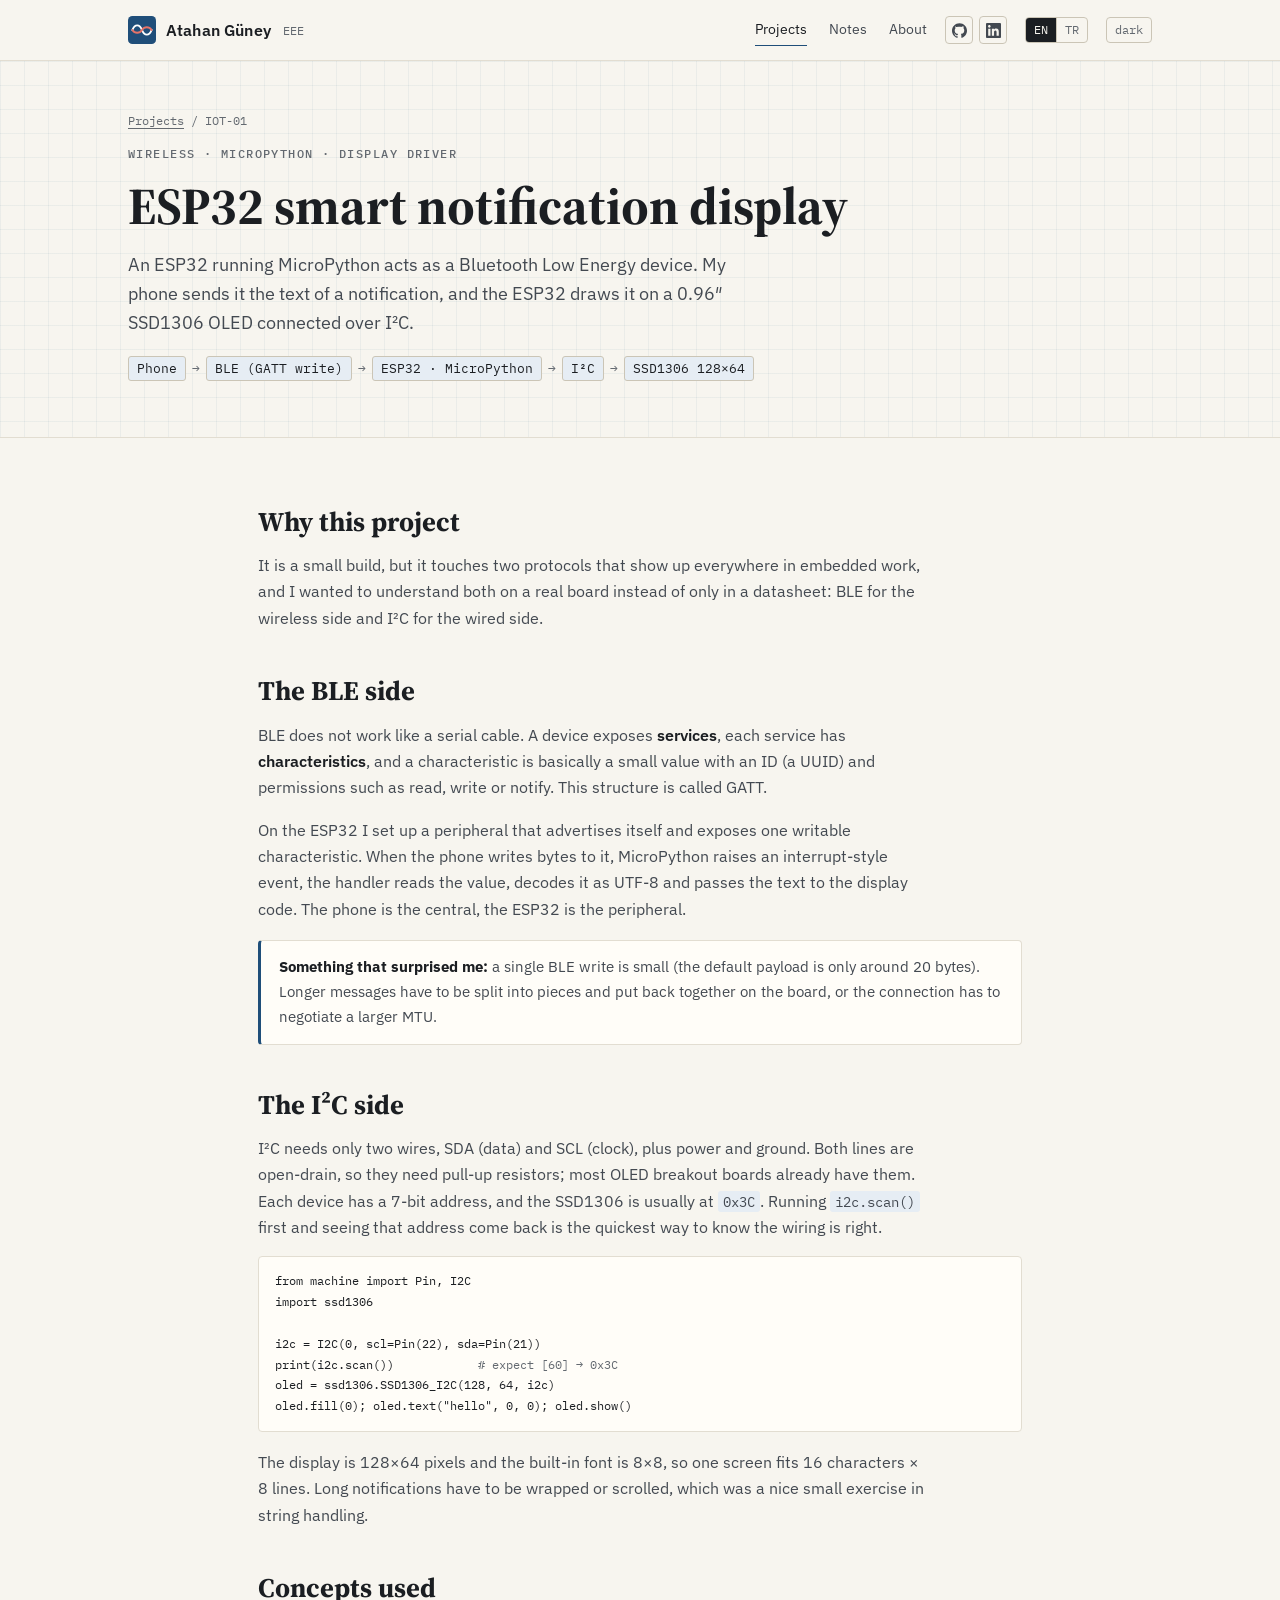
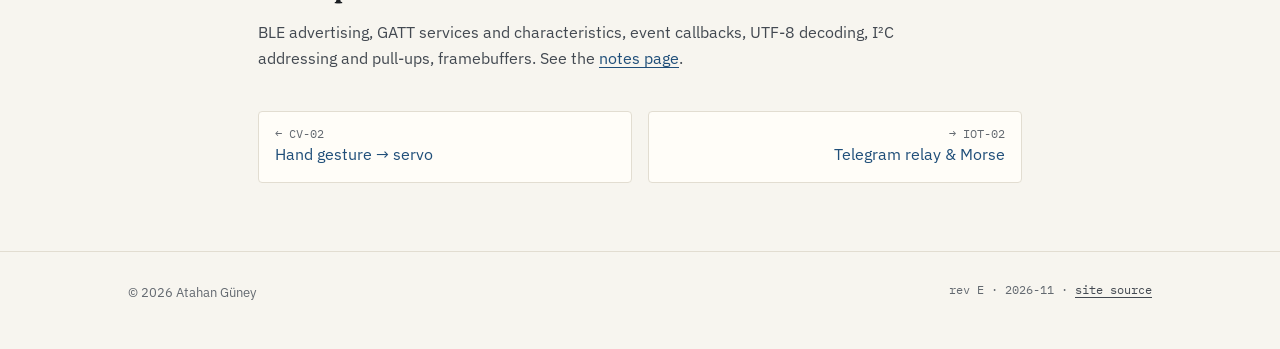
<file: projects/ble-display/index.html>
<!doctype html>
<html lang="en"
  data-title-en="ESP32 smart notification display · Atahan Güney"
  data-title-tr="ESP32 akıllı bildirim ekranı · Atahan Güney"
  data-desc-en="An ESP32 running MicroPython receives phone notifications over Bluetooth Low Energy and shows them on an SSD1306 OLED over I2C."
  data-desc-tr="MicroPython çalıştıran bir ESP32, telefon bildirimlerini Bluetooth Low Energy ile alıp I2C üzerinden bir SSD1306 OLED ekranda gösteriyor.">
<head>
<meta charset="utf-8">
<meta name="viewport" content="width=device-width, initial-scale=1">
<script>(function(){var d=document.documentElement,l=null,t=null;try{l=new URLSearchParams(location.search).get('lang')||localStorage.getItem('lang');t=localStorage.getItem('theme')}catch(e){}if(l==='tr'){d.setAttribute('data-lang','tr');d.lang='tr'}if(t)d.setAttribute('data-theme',t)})()</script>
<title>BLE notification display · Atahan Güney</title>
<meta name="description" content="An ESP32 running MicroPython receives phone notifications over Bluetooth Low Energy and shows them on an SSD1306 OLED over I2C.">
<meta name="author" content="Atahan Güney">
<meta name="theme-color" content="#1f4e79">
<link rel="canonical" href="https://atahanguney.github.io/projects/ble-display/">
<link rel="icon" href="/favicon.svg" type="image/svg+xml">
<meta property="og:type" content="article">
<meta property="og:title" content="BLE notification display">
<meta property="og:url" content="https://atahanguney.github.io/projects/ble-display/">
<meta property="og:image" content="https://atahanguney.github.io/assets/og.png">
<link rel="preconnect" href="https://fonts.googleapis.com">
<link rel="preconnect" href="https://fonts.gstatic.com" crossorigin>
<link rel="stylesheet" href="https://fonts.googleapis.com/css2?family=IBM+Plex+Mono:wght@400;500&family=IBM+Plex+Sans:wght@400;500;600&family=Source+Serif+4:opsz,wght@8..60,600;8..60,700&display=swap">
<link rel="stylesheet" href="/assets/site.css?v=20261120">
<script data-goatcounter="https://atahan.goatcounter.com/count" async src="//gc.zgo.at/count.js"></script>
</head>
<body>
<a class="skip" href="#main"><span lang="en">Skip to content</span><span lang="tr">İçeriğe geç</span></a>
<header class="top">
  <div class="wrap">
    <a class="mark" href="/" aria-label="Atahan Güney">
      <svg width="28" height="28" viewBox="0 0 32 32" aria-hidden="true"><rect width="32" height="32" rx="5" fill="#1f4e79"/><path d="M5 16c2.75-7 8.25-7 11 0s8.25 7 11 0" stroke="#fff" stroke-width="2.2" fill="none" stroke-linecap="round"/><path d="M5 16c2.75 4.2 8.25 4.2 11 0s8.25-4.2 11 0" stroke="#e57368" stroke-width="2.2" fill="none" stroke-linecap="round"/></svg>
      <span>Atahan Güney</span><small>EEE</small>
    </a>
    <div class="right">
      <nav class="nav" id="nav" aria-label="Main">
        <a href="/projects/" aria-current="page"><span lang="en">Projects</span><span lang="tr">Projeler</span></a>
        <a href="/notes/"><span lang="en">Notes</span><span lang="tr">Notlar</span></a>
        <a href="/about/"><span lang="en">About</span><span lang="tr">Hakkımda</span></a>
      </nav>
      <span class="social"><a href="https://github.com/atahanguney" rel="me noopener" target="_blank" data-goatcounter-click="click-header-github" data-goatcounter-title="Header: GitHub" aria-label="GitHub: atahanguney" title="GitHub"><svg viewBox="0 0 24 24" aria-hidden="true"><path d="M12 .297c-6.63 0-12 5.373-12 12 0 5.303 3.438 9.8 8.205 11.385.6.113.82-.258.82-.577 0-.285-.01-1.04-.015-2.04-3.338.724-4.042-1.61-4.042-1.61C4.422 18.07 3.633 17.7 3.633 17.7c-1.087-.744.084-.729.084-.729 1.205.084 1.838 1.236 1.838 1.236 1.07 1.835 2.809 1.305 3.495.998.108-.776.417-1.305.76-1.605-2.665-.3-5.466-1.332-5.466-5.93 0-1.31.465-2.38 1.235-3.22-.135-.303-.54-1.523.105-3.176 0 0 1.005-.322 3.3 1.23.96-.267 1.98-.399 3-.405 1.02.006 2.04.138 3 .405 2.28-1.552 3.285-1.23 3.285-1.23.645 1.653.24 2.873.12 3.176.765.84 1.23 1.91 1.23 3.22 0 4.61-2.805 5.625-5.475 5.92.42.36.81 1.096.81 2.22 0 1.606-.015 2.896-.015 3.286 0 .315.21.69.825.57C20.565 22.092 24 17.592 24 12.297c0-6.627-5.373-12-12-12"/></svg></a><a href="https://www.linkedin.com/in/atahan-guney" rel="me noopener" target="_blank" data-goatcounter-click="click-header-linkedin" data-goatcounter-title="Header: LinkedIn" aria-label="LinkedIn: Atahan Güney" title="LinkedIn"><svg viewBox="0 0 24 24" aria-hidden="true"><path d="M20.447 20.452h-3.554v-5.569c0-1.328-.027-3.037-1.852-3.037-1.853 0-2.136 1.445-2.136 2.939v5.667H9.351V9h3.414v1.561h.046c.477-.9 1.637-1.85 3.37-1.85 3.601 0 4.267 2.37 4.267 5.455v6.286zM5.337 7.433c-1.144 0-2.063-.926-2.063-2.065 0-1.138.92-2.063 2.063-2.063 1.14 0 2.064.925 2.064 2.063 0 1.139-.925 2.065-2.064 2.065zm1.782 13.019H3.555V9h3.564v11.452zM22.225 0H1.771C.792 0 0 .774 0 1.729v20.542C0 23.227.792 24 1.771 24h20.451C23.2 24 24 23.227 24 22.271V1.729C24 .774 23.2 0 22.222 0h.003z"/></svg></a></span>
      <span class="switch" role="group" aria-label="Language / Dil"><a href="?lang=en" data-setlang="en" hreflang="en">EN</a><a href="?lang=tr" data-setlang="tr" hreflang="tr">TR</a></span>
      <button class="theme" id="theme" type="button" aria-label="Toggle colour theme">theme</button>
      <button class="theme menu-btn" id="menu" type="button" aria-expanded="false" aria-controls="nav">menu</button>
    </div>
  </div>
</header>

<main id="main">
  <div class="page-head">
    <div class="wrap">
      <p class="crumbs"><a href="/projects/"><span lang="en">Projects</span><span lang="tr">Projeler</span></a> / IOT-01</p>
      <p class="eyebrow"><span lang="en">Wireless · MicroPython · display driver</span><span lang="tr">Kablosuz · MicroPython · ekran sürücüsü</span></p>
      <h1><span lang="en">ESP32 smart notification display</span><span lang="tr">ESP32 akıllı bildirim ekranı</span></h1>
      <p class="lede" lang="en">An ESP32 running MicroPython acts as a Bluetooth Low Energy device. My phone sends it the text of a notification, and the ESP32 draws it on a 0.96″ SSD1306 OLED connected over I²C.</p>
      <p class="lede" lang="tr">MicroPython çalıştıran bir ESP32, Bluetooth Low Energy cihazı gibi davranıyor. Telefonum ona bir bildirimin metnini gönderiyor, ESP32 de bunu I²C ile bağlı 0.96″ SSD1306 OLED ekrana çiziyor.</p>
      <div class="chain" aria-label="Signal chain"><span>Phone</span><span class="arr">→</span><span>BLE (GATT write)</span><span class="arr">→</span><span>ESP32 · MicroPython</span><span class="arr">→</span><span>I²C</span><span class="arr">→</span><span>SSD1306 128×64</span></div>
    </div>
  </div>

  <section>
    <div class="wrap narrow prose">
      <div lang="en">
        <h2>Why this project</h2>
        <p>It is a small build, but it touches two protocols that show up everywhere in embedded work, and I wanted to understand both on a real board instead of only in a datasheet: BLE for the wireless side and I²C for the wired side.</p>
        <h2>The BLE side</h2>
        <p>BLE does not work like a serial cable. A device exposes <strong>services</strong>, each service has <strong>characteristics</strong>, and a characteristic is basically a small value with an ID (a UUID) and permissions such as read, write or notify. This structure is called GATT.</p>
        <p>On the ESP32 I set up a peripheral that advertises itself and exposes one writable characteristic. When the phone writes bytes to it, MicroPython raises an interrupt-style event, the handler reads the value, decodes it as UTF-8 and passes the text to the display code. The phone is the central, the ESP32 is the peripheral.</p>
        <div class="callout"><b>Something that surprised me:</b> a single BLE write is small (the default payload is only around 20 bytes). Longer messages have to be split into pieces and put back together on the board, or the connection has to negotiate a larger MTU.</div>
        <h2>The I²C side</h2>
        <p>I²C needs only two wires, SDA (data) and SCL (clock), plus power and ground. Both lines are open-drain, so they need pull-up resistors; most OLED breakout boards already have them. Each device has a 7-bit address, and the SSD1306 is usually at <code>0x3C</code>. Running <code>i2c.scan()</code> first and seeing that address come back is the quickest way to know the wiring is right.</p>
        <pre><code>from machine import Pin, I2C
import ssd1306

i2c = I2C(0, scl=Pin(22), sda=Pin(21))
print(i2c.scan())            <span class="cmt"># expect [60] → 0x3C</span>
oled = ssd1306.SSD1306_I2C(128, 64, i2c)
oled.fill(0); oled.text("hello", 0, 0); oled.show()</code></pre>
        <p>The display is 128×64 pixels and the built-in font is 8×8, so one screen fits 16 characters × 8 lines. Long notifications have to be wrapped or scrolled, which was a nice small exercise in string handling.</p>
        <h2>Concepts used</h2>
        <p>BLE advertising, GATT services and characteristics, event callbacks, UTF-8 decoding, I²C addressing and pull-ups, framebuffers. See the <a href="/notes/">notes page</a>.</p>
      </div>
      <div lang="tr">
        <h2>Neden bu proje</h2>
        <p>Küçük bir proje ama gömülü sistemlerde her yerde karşıma çıkan iki protokole dokunuyor ve ikisini de sadece datasheet'ten değil, gerçek bir kart üzerinde anlamak istedim: kablosuz taraf için BLE, kablolu taraf için I²C.</p>
        <h2>BLE tarafı</h2>
        <p>BLE bir seri kablo gibi çalışmıyor. Bir cihaz <strong>servisler</strong> sunuyor, her servisin <strong>karakteristikleri</strong> var; bir karakteristik de temelde bir kimliği (UUID) ve okuma, yazma ya da bildirim gibi izinleri olan küçük bir değer. Bu yapıya GATT deniyor.</p>
        <p>ESP32'de kendini duyuran (advertising) ve yazılabilir tek bir karakteristik sunan bir peripheral kurdum. Telefon buna byte yazdığında MicroPython kesme benzeri bir olay üretiyor, handler değeri okuyor, UTF-8 olarak çözüyor ve metni ekran koduna veriyor. Telefon central, ESP32 ise peripheral rolünde.</p>
        <div class="callout"><b>Beni şaşırtan bir şey:</b> tek bir BLE yazması küçük (varsayılan veri yükü sadece 20 byte civarı). Daha uzun mesajların parçalara bölünüp kartta yeniden birleştirilmesi ya da bağlantının daha büyük bir MTU üzerinde anlaşması gerekiyor.</div>
        <h2>I²C tarafı</h2>
        <p>I²C, güç ve toprağa ek olarak sadece iki kablo istiyor: SDA (veri) ve SCL (saat). İki hat da open-drain olduğu için pull-up dirençlerine ihtiyaç var; çoğu OLED modülünde bunlar zaten takılı geliyor. Her cihazın 7 bitlik bir adresi var ve SSD1306 genelde <code>0x3C</code> adresinde. Önce <code>i2c.scan()</code> çalıştırıp bu adresin geldiğini görmek, kablolamanın doğru olduğunu anlamanın en hızlı yolu.</p>
        <pre><code>from machine import Pin, I2C
import ssd1306

i2c = I2C(0, scl=Pin(22), sda=Pin(21))
print(i2c.scan())            <span class="cmt"># [60] bekleniyor → 0x3C</span>
oled = ssd1306.SSD1306_I2C(128, 64, i2c)
oled.fill(0); oled.text("merhaba", 0, 0); oled.show()</code></pre>
        <p>Ekran 128×64 piksel ve yerleşik font 8×8, yani bir ekrana 16 karakter × 8 satır sığıyor. Uzun bildirimlerin satıra bölünmesi ya da kaydırılması gerekiyor; bu da metin işleme açısından güzel bir küçük alıştırma oldu.</p>
        <h2>Kullanılan kavramlar</h2>
        <p>BLE advertising, GATT servisleri ve karakteristikleri, olay callback'leri, UTF-8 çözme, I²C adresleme ve pull-up'lar, framebuffer. <a href="/notes/">Notlar sayfasına</a> bakabilirsiniz.</p>
      </div>
      <div class="next" style="margin-top:40px">
        <a href="/projects/gesture-servo/"><small>← CV-02</small><span lang="en">Hand gesture → servo</span><span lang="tr">El hareketi → servo</span></a>
        <a href="/projects/telegram-morse/"><small>→ IOT-02</small><span lang="en">Telegram relay &amp; Morse</span><span lang="tr">Telegram röle ve Mors</span></a>
      </div>
    </div>
  </section>
</main>

<footer>
  <div class="wrap">
    <span>© <span id="year">2026</span> Atahan Güney</span>
    <span class="rev">rev E · 2026-11 · <a href="https://github.com/atahanguney/atahanguney.github.io"><span lang="en">site source</span><span lang="tr">site kaynak kodu</span></a></span>
  </div>
</footer>
<script src="/assets/site.js?v=20261120" defer></script>
</body>
</html>
</file>
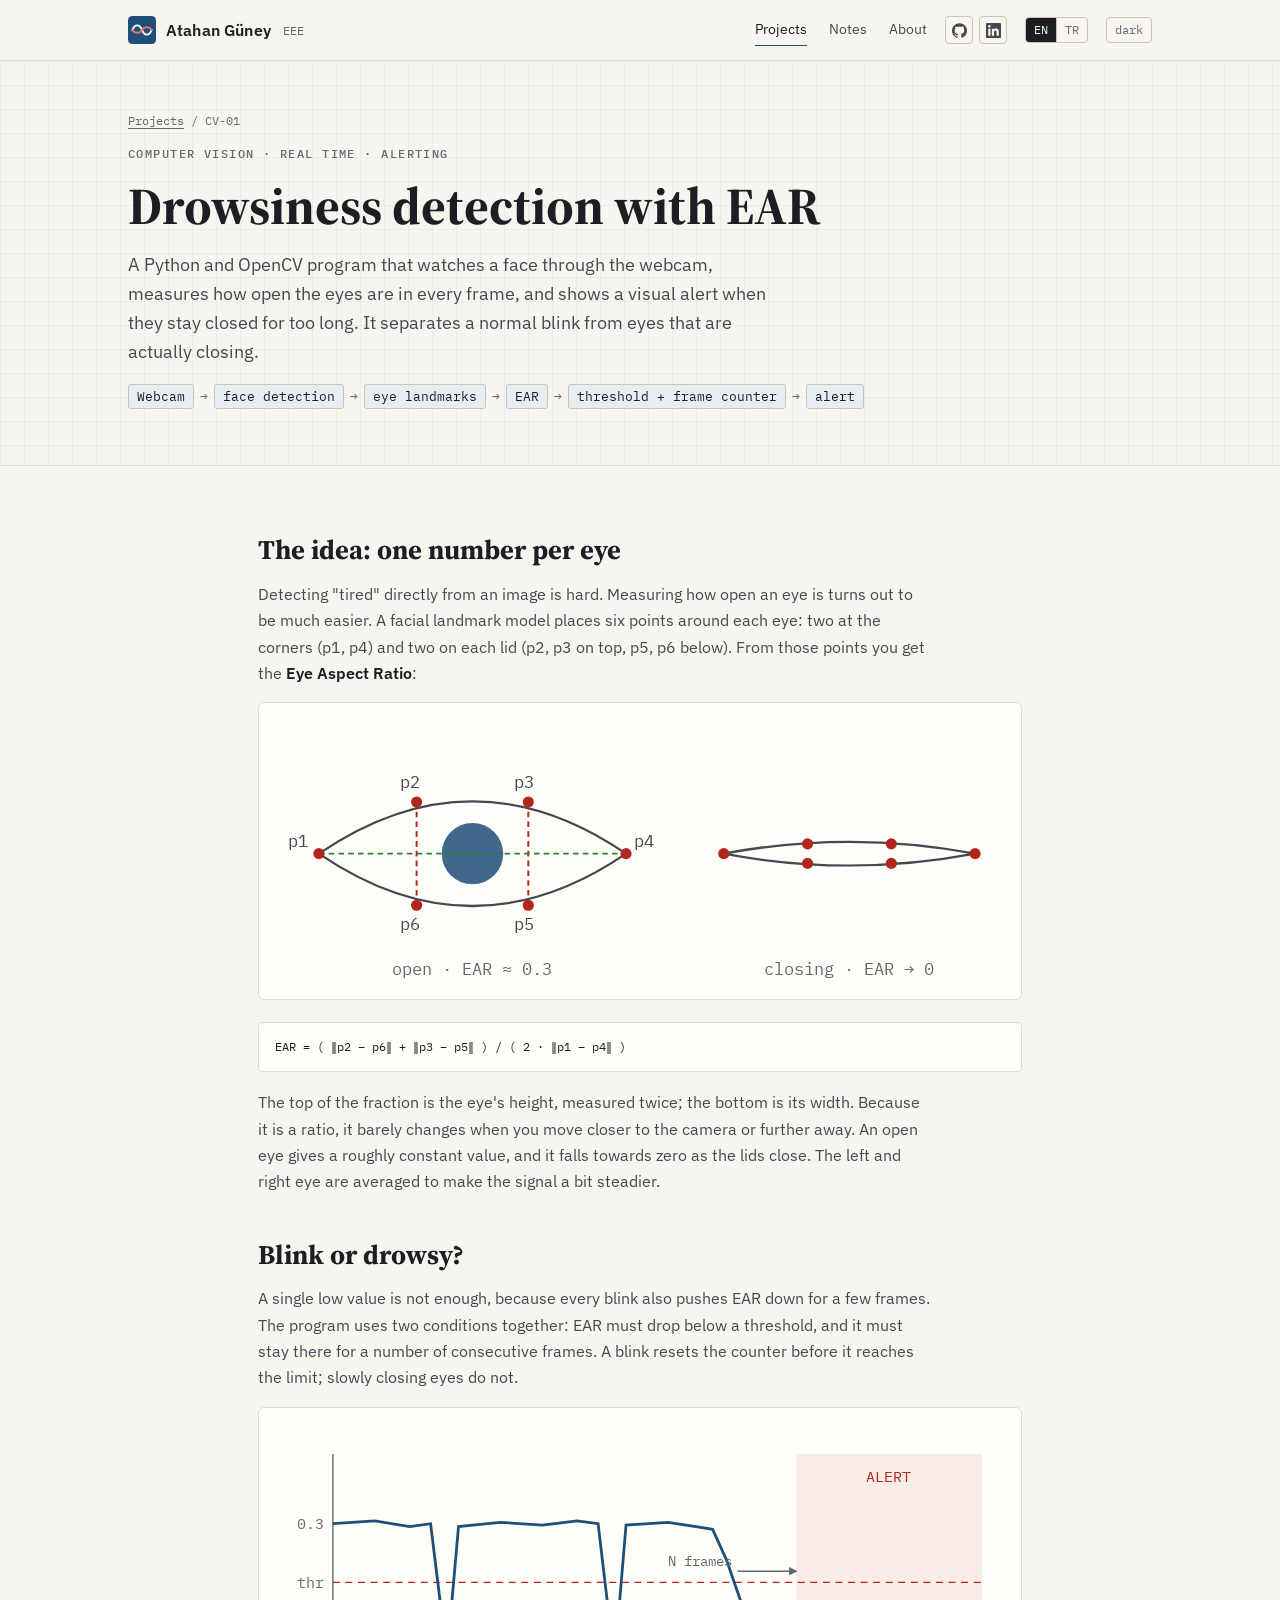
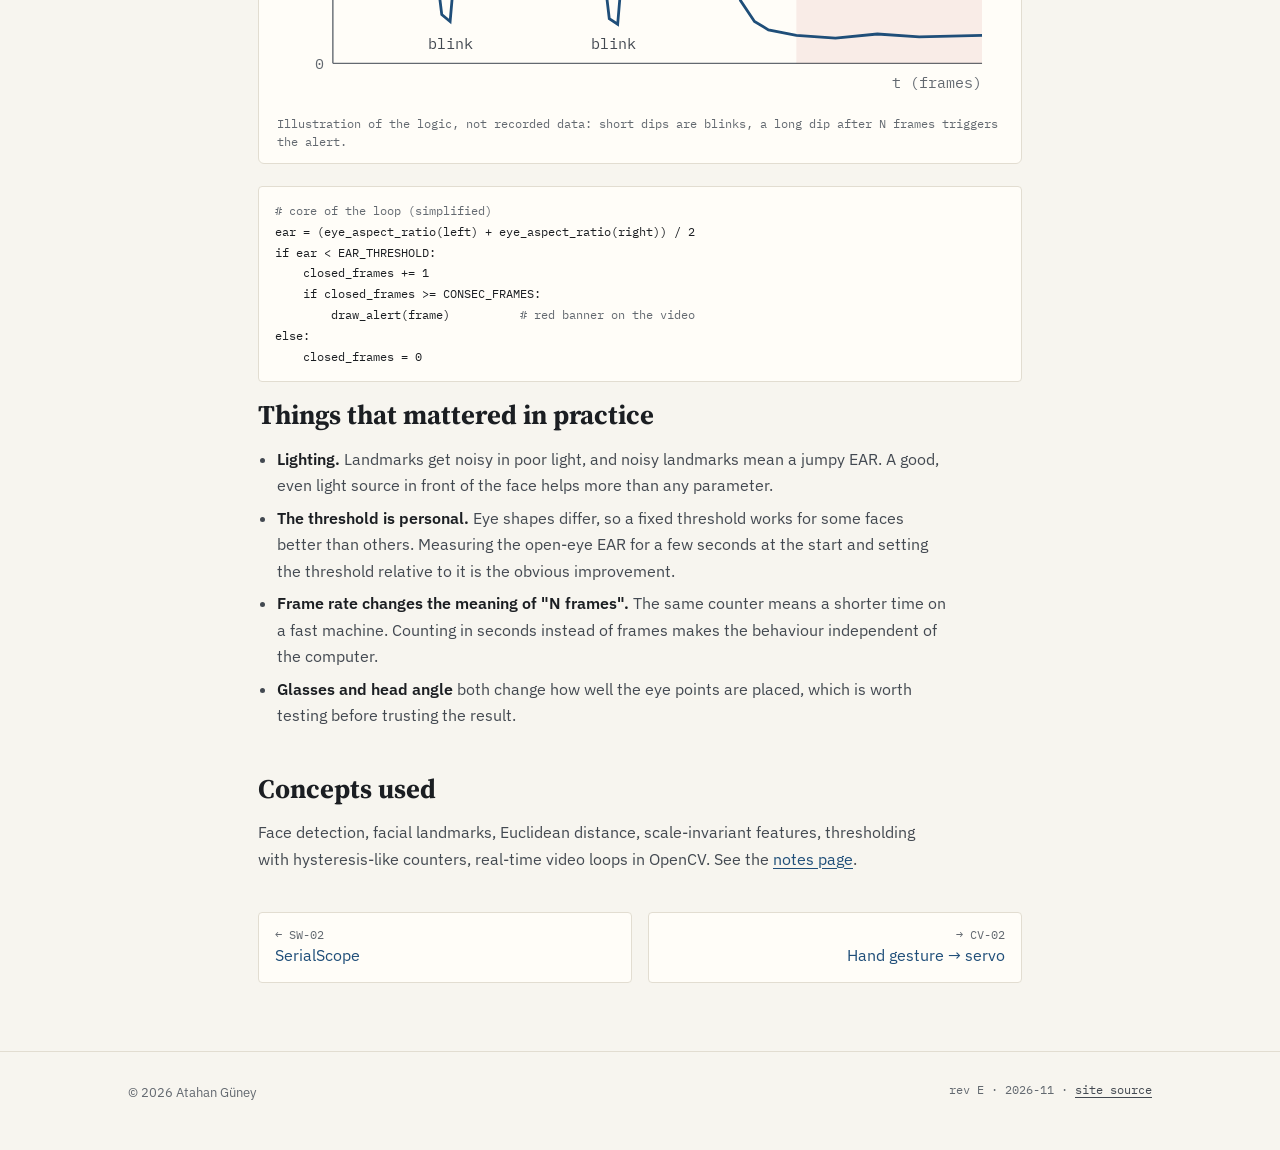
<file: projects/drowsiness/index.html>
<!doctype html>
<html lang="en"
  data-title-en="Drowsiness detection with EAR · Atahan Güney"
  data-title-tr="EAR ile yorgunluk tespiti · Atahan Güney"
  data-desc-en="A real-time face and drowsiness tracking system in Python and OpenCV. It computes the Eye Aspect Ratio from six eye landmarks and raises a visual alert when the eyes stay closed."
  data-desc-tr="Python ve OpenCV ile gerçek zamanlı yüz ve yorgunluk takip sistemi. Altı göz noktasından Göz En-Boy Oranını hesaplıyor ve gözler kapalı kalınca görsel uyarı veriyor.">
<head>
<meta charset="utf-8">
<meta name="viewport" content="width=device-width, initial-scale=1">
<script>(function(){var d=document.documentElement,l=null,t=null;try{l=new URLSearchParams(location.search).get('lang')||localStorage.getItem('lang');t=localStorage.getItem('theme')}catch(e){}if(l==='tr'){d.setAttribute('data-lang','tr');d.lang='tr'}if(t)d.setAttribute('data-theme',t)})()</script>
<title>Drowsiness detection with EAR · Atahan Güney</title>
<meta name="description" content="A real-time face and drowsiness tracking system in Python and OpenCV. It computes the Eye Aspect Ratio from six eye landmarks and raises a visual alert when the eyes stay closed.">
<meta name="author" content="Atahan Güney">
<meta name="theme-color" content="#1f4e79">
<link rel="canonical" href="https://atahanguney.github.io/projects/drowsiness/">
<link rel="icon" href="/favicon.svg" type="image/svg+xml">
<meta property="og:type" content="article">
<meta property="og:title" content="Drowsiness detection with EAR">
<meta property="og:url" content="https://atahanguney.github.io/projects/drowsiness/">
<meta property="og:image" content="https://atahanguney.github.io/assets/og.png">
<link rel="preconnect" href="https://fonts.googleapis.com">
<link rel="preconnect" href="https://fonts.gstatic.com" crossorigin>
<link rel="stylesheet" href="https://fonts.googleapis.com/css2?family=IBM+Plex+Mono:wght@400;500&family=IBM+Plex+Sans:wght@400;500;600&family=Source+Serif+4:opsz,wght@8..60,600;8..60,700&display=swap">
<link rel="stylesheet" href="/assets/site.css?v=20261120">
<script data-goatcounter="https://atahan.goatcounter.com/count" async src="//gc.zgo.at/count.js"></script>
</head>
<body>
<a class="skip" href="#main"><span lang="en">Skip to content</span><span lang="tr">İçeriğe geç</span></a>
<header class="top">
  <div class="wrap">
    <a class="mark" href="/" aria-label="Atahan Güney">
      <svg width="28" height="28" viewBox="0 0 32 32" aria-hidden="true"><rect width="32" height="32" rx="5" fill="#1f4e79"/><path d="M5 16c2.75-7 8.25-7 11 0s8.25 7 11 0" stroke="#fff" stroke-width="2.2" fill="none" stroke-linecap="round"/><path d="M5 16c2.75 4.2 8.25 4.2 11 0s8.25-4.2 11 0" stroke="#e57368" stroke-width="2.2" fill="none" stroke-linecap="round"/></svg>
      <span>Atahan Güney</span><small>EEE</small>
    </a>
    <div class="right">
      <nav class="nav" id="nav" aria-label="Main">
        <a href="/projects/" aria-current="page"><span lang="en">Projects</span><span lang="tr">Projeler</span></a>
        <a href="/notes/"><span lang="en">Notes</span><span lang="tr">Notlar</span></a>
        <a href="/about/"><span lang="en">About</span><span lang="tr">Hakkımda</span></a>
      </nav>
      <span class="social"><a href="https://github.com/atahanguney" rel="me noopener" target="_blank" data-goatcounter-click="click-header-github" data-goatcounter-title="Header: GitHub" aria-label="GitHub: atahanguney" title="GitHub"><svg viewBox="0 0 24 24" aria-hidden="true"><path d="M12 .297c-6.63 0-12 5.373-12 12 0 5.303 3.438 9.8 8.205 11.385.6.113.82-.258.82-.577 0-.285-.01-1.04-.015-2.04-3.338.724-4.042-1.61-4.042-1.61C4.422 18.07 3.633 17.7 3.633 17.7c-1.087-.744.084-.729.084-.729 1.205.084 1.838 1.236 1.838 1.236 1.07 1.835 2.809 1.305 3.495.998.108-.776.417-1.305.76-1.605-2.665-.3-5.466-1.332-5.466-5.93 0-1.31.465-2.38 1.235-3.22-.135-.303-.54-1.523.105-3.176 0 0 1.005-.322 3.3 1.23.96-.267 1.98-.399 3-.405 1.02.006 2.04.138 3 .405 2.28-1.552 3.285-1.23 3.285-1.23.645 1.653.24 2.873.12 3.176.765.84 1.23 1.91 1.23 3.22 0 4.61-2.805 5.625-5.475 5.92.42.36.81 1.096.81 2.22 0 1.606-.015 2.896-.015 3.286 0 .315.21.69.825.57C20.565 22.092 24 17.592 24 12.297c0-6.627-5.373-12-12-12"/></svg></a><a href="https://www.linkedin.com/in/atahan-guney" rel="me noopener" target="_blank" data-goatcounter-click="click-header-linkedin" data-goatcounter-title="Header: LinkedIn" aria-label="LinkedIn: Atahan Güney" title="LinkedIn"><svg viewBox="0 0 24 24" aria-hidden="true"><path d="M20.447 20.452h-3.554v-5.569c0-1.328-.027-3.037-1.852-3.037-1.853 0-2.136 1.445-2.136 2.939v5.667H9.351V9h3.414v1.561h.046c.477-.9 1.637-1.85 3.37-1.85 3.601 0 4.267 2.37 4.267 5.455v6.286zM5.337 7.433c-1.144 0-2.063-.926-2.063-2.065 0-1.138.92-2.063 2.063-2.063 1.14 0 2.064.925 2.064 2.063 0 1.139-.925 2.065-2.064 2.065zm1.782 13.019H3.555V9h3.564v11.452zM22.225 0H1.771C.792 0 0 .774 0 1.729v20.542C0 23.227.792 24 1.771 24h20.451C23.2 24 24 23.227 24 22.271V1.729C24 .774 23.2 0 22.222 0h.003z"/></svg></a></span>
      <span class="switch" role="group" aria-label="Language / Dil"><a href="?lang=en" data-setlang="en" hreflang="en">EN</a><a href="?lang=tr" data-setlang="tr" hreflang="tr">TR</a></span>
      <button class="theme" id="theme" type="button" aria-label="Toggle colour theme">theme</button>
      <button class="theme menu-btn" id="menu" type="button" aria-expanded="false" aria-controls="nav">menu</button>
    </div>
  </div>
</header>

<main id="main">
  <div class="page-head">
    <div class="wrap">
      <p class="crumbs"><a href="/projects/"><span lang="en">Projects</span><span lang="tr">Projeler</span></a> / CV-01</p>
      <p class="eyebrow"><span lang="en">Computer vision · real time · alerting</span><span lang="tr">Görüntü işleme · gerçek zamanlı · uyarı</span></p>
      <h1><span lang="en">Drowsiness detection with EAR</span><span lang="tr">EAR ile yorgunluk tespiti</span></h1>
      <p class="lede" lang="en">A Python and OpenCV program that watches a face through the webcam, measures how open the eyes are in every frame, and shows a visual alert when they stay closed for too long. It separates a normal blink from eyes that are actually closing.</p>
      <p class="lede" lang="tr">Kamera üzerinden bir yüzü izleyen, her karede gözlerin ne kadar açık olduğunu ölçen ve gözler çok uzun süre kapalı kalınca görsel uyarı veren bir Python ve OpenCV programı. Normal bir göz kırpmayı, gerçekten kapanan gözlerden ayırıyor.</p>
      <div class="chain" aria-label="Pipeline"><span>Webcam</span><span class="arr">→</span><span lang="en">face detection</span><span lang="tr">yüz algılama</span><span class="arr">→</span><span lang="en">eye landmarks</span><span lang="tr">göz noktaları</span><span class="arr">→</span><span>EAR</span><span class="arr">→</span><span lang="en">threshold + frame counter</span><span lang="tr">eşik + kare sayacı</span><span class="arr">→</span><span lang="en">alert</span><span lang="tr">uyarı</span></div>
    </div>
  </div>

  <section>
    <div class="wrap narrow prose">
      <div lang="en">
        <h2>The idea: one number per eye</h2>
        <p>Detecting "tired" directly from an image is hard. Measuring how open an eye is turns out to be much easier. A facial landmark model places six points around each eye: two at the corners (p1, p4) and two on each lid (p2, p3 on top, p5, p6 below). From those points you get the <strong>Eye Aspect Ratio</strong>:</p>
      </div>
      <div lang="tr">
        <h2>Fikir: her göz için tek bir sayı</h2>
        <p>Bir görüntüden doğrudan "yorgun" sonucunu çıkarmak zor. Bir gözün ne kadar açık olduğunu ölçmek ise çok daha kolay. Bir yüz noktası (landmark) modeli her gözün etrafına altı nokta yerleştiriyor: ikisi köşelerde (p1, p4), ikişer tane de göz kapaklarında (üstte p2, p3; altta p5, p6). Bu noktalardan <strong>Göz En-Boy Oranı</strong> (EAR) çıkıyor:</p>
      </div>

      <figure class="figure" style="margin:0 0 22px">
        <svg viewBox="0 0 520 190" role="img" aria-label="An eye with six landmarks p1 to p6. EAR is the sum of the two vertical distances divided by twice the horizontal distance. Next to it, the same eye closed with a much smaller EAR.">
          <g>
            <path d="M30 95 Q140 20 250 95 Q140 170 30 95Z" fill="none" style="stroke:var(--ink-2)" stroke-width="1.6"/>
            <circle cx="140" cy="95" r="22" style="fill:var(--accent)" opacity=".85"/>
            <g style="stroke:var(--e)" stroke-width="1.4" stroke-dasharray="4 3"><line x1="100" y1="58" x2="100" y2="132"/><line x1="180" y1="58" x2="180" y2="132"/></g>
            <line x1="30" y1="95" x2="250" y2="95" style="stroke:var(--s)" stroke-width="1.4" stroke-dasharray="4 3"/>
            <g style="fill:var(--e)"><circle cx="30" cy="95" r="4"/><circle cx="100" cy="58" r="4"/><circle cx="180" cy="58" r="4"/><circle cx="250" cy="95" r="4"/><circle cx="180" cy="132" r="4"/><circle cx="100" cy="132" r="4"/></g>
            <g font-family="IBM Plex Mono, monospace" font-size="12" style="fill:var(--ink-2)"><text x="8" y="90">p1</text><text x="88" y="48">p2</text><text x="170" y="48">p3</text><text x="256" y="90">p4</text><text x="170" y="150">p5</text><text x="88" y="150">p6</text></g>
            <text x="140" y="182" text-anchor="middle" font-family="IBM Plex Mono, monospace" font-size="12" style="fill:var(--ink-3)">open · EAR ≈ 0.3</text>
          </g>
          <g transform="translate(300,0)">
            <path d="M20 95 Q110 78 200 95 Q110 112 20 95Z" fill="none" style="stroke:var(--ink-2)" stroke-width="1.6"/>
            <g style="fill:var(--e)"><circle cx="20" cy="95" r="4"/><circle cx="80" cy="88" r="4"/><circle cx="140" cy="88" r="4"/><circle cx="200" cy="95" r="4"/><circle cx="140" cy="102" r="4"/><circle cx="80" cy="102" r="4"/></g>
            <text x="110" y="182" text-anchor="middle" font-family="IBM Plex Mono, monospace" font-size="12" style="fill:var(--ink-3)">closing · EAR → 0</text>
          </g>
        </svg>
      </figure>
      <pre><code>EAR = ( ‖p2 − p6‖ + ‖p3 − p5‖ ) / ( 2 · ‖p1 − p4‖ )</code></pre>

      <div lang="en">
        <p>The top of the fraction is the eye's height, measured twice; the bottom is its width. Because it is a ratio, it barely changes when you move closer to the camera or further away. An open eye gives a roughly constant value, and it falls towards zero as the lids close. The left and right eye are averaged to make the signal a bit steadier.</p>
        <h2>Blink or drowsy?</h2>
        <p>A single low value is not enough, because every blink also pushes EAR down for a few frames. The program uses two conditions together: EAR must drop below a threshold, and it must stay there for a number of consecutive frames. A blink resets the counter before it reaches the limit; slowly closing eyes do not.</p>
      </div>
      <div lang="tr">
        <p>Kesrin üst kısmı gözün iki kez ölçülmüş yüksekliği, alt kısmı ise genişliği. Bir oran olduğu için kameraya yaklaştığınızda ya da uzaklaştığınızda neredeyse değişmiyor. Açık bir göz yaklaşık sabit bir değer veriyor, göz kapakları kapandıkça değer sıfıra doğru düşüyor. Sinyali biraz daha kararlı hale getirmek için sağ ve sol gözün ortalaması alınıyor.</p>
        <h2>Göz kırpma mı, uyuklama mı?</h2>
        <p>Tek bir düşük değer yeterli değil, çünkü her göz kırpma da EAR'ı birkaç kare boyunca düşürüyor. Program iki koşulu birlikte kullanıyor: EAR bir eşiğin altına inmeli ve orada art arda belirli sayıda kare boyunca kalmalı. Göz kırpma, sayaç sınıra ulaşmadan onu sıfırlıyor; yavaşça kapanan gözler ise sıfırlamıyor.</p>
      </div>

      <figure class="figure" style="margin:0 0 22px">
        <svg viewBox="0 0 520 200" role="img" aria-label="EAR over time. It stays around 0.3, dips briefly below the threshold during two blinks, then drops and stays low; after the frame counter passes its limit the alert region begins.">
          <line x1="40" y1="20" x2="40" y2="170" style="stroke:var(--ink-3)"/><line x1="40" y1="170" x2="505" y2="170" style="stroke:var(--ink-3)"/>
          <line x1="40" y1="112" x2="505" y2="112" style="stroke:var(--e)" stroke-dasharray="5 4"/>
          <rect x="372" y="20" width="133" height="150" style="fill:var(--e)" opacity=".08"/>
          <polyline fill="none" style="stroke:var(--accent)" stroke-width="2" points="40,70 70,68 95,72 110,70 118,135 124,140 130,72 160,69 190,71 215,68 230,70 238,138 244,142 250,71 280,69 300,72 312,74 322,96 332,125 342,140 352,146 372,150 400,152 430,149 460,151 505,150"/>
          <g font-family="IBM Plex Mono, monospace" font-size="11" style="fill:var(--ink-3)">
            <text x="34" y="74" text-anchor="end">0.3</text><text x="34" y="116" text-anchor="end">thr</text><text x="34" y="174" text-anchor="end">0</text>
            <text x="505" y="188" text-anchor="end">t (frames)</text>
          </g>
          <g font-family="IBM Plex Mono, monospace" font-size="11" style="fill:var(--ink-2)">
            <text x="124" y="160" text-anchor="middle" lang="en">blink</text><text x="124" y="160" text-anchor="middle" lang="tr">kırpma</text>
            <text x="241" y="160" text-anchor="middle" lang="en">blink</text><text x="241" y="160" text-anchor="middle" lang="tr">kırpma</text>
            <text x="438" y="40" text-anchor="middle" style="fill:var(--e)" lang="en">ALERT</text><text x="438" y="40" text-anchor="middle" style="fill:var(--e)" lang="tr">UYARI</text>
          </g>
          <path d="M330 104 H372" style="stroke:var(--ink-3)" marker-end="url(#a2)"/>
          <defs><marker id="a2" viewBox="0 0 8 8" refX="7" refY="4" markerWidth="6" markerHeight="6" orient="auto"><path d="M0 0L8 4L0 8z" style="fill:var(--ink-3)"/></marker></defs>
          <text x="326" y="100" text-anchor="end" font-family="IBM Plex Mono, monospace" font-size="10" style="fill:var(--ink-3)">N frames</text>
        </svg>
        <figcaption class="figcap"><span lang="en">Illustration of the logic, not recorded data: short dips are blinks, a long dip after N frames triggers the alert.</span><span lang="tr">Mantığın çizimi, kaydedilmiş veri değil: kısa düşüşler göz kırpma, N kareden uzun süren düşüş ise uyarıyı tetikliyor.</span></figcaption>
      </figure>

      <pre><code><span class="cmt"># core of the loop (simplified)</span>
ear = (eye_aspect_ratio(left) + eye_aspect_ratio(right)) / 2
if ear &lt; EAR_THRESHOLD:
    closed_frames += 1
    if closed_frames &gt;= CONSEC_FRAMES:
        draw_alert(frame)          <span class="cmt"># red banner on the video</span>
else:
    closed_frames = 0</code></pre>

      <div lang="en">
        <h2>Things that mattered in practice</h2>
        <ul>
          <li><strong>Lighting.</strong> Landmarks get noisy in poor light, and noisy landmarks mean a jumpy EAR. A good, even light source in front of the face helps more than any parameter.</li>
          <li><strong>The threshold is personal.</strong> Eye shapes differ, so a fixed threshold works for some faces better than others. Measuring the open-eye EAR for a few seconds at the start and setting the threshold relative to it is the obvious improvement.</li>
          <li><strong>Frame rate changes the meaning of "N frames".</strong> The same counter means a shorter time on a fast machine. Counting in seconds instead of frames makes the behaviour independent of the computer.</li>
          <li><strong>Glasses and head angle</strong> both change how well the eye points are placed, which is worth testing before trusting the result.</li>
        </ul>
        <h2>Concepts used</h2>
        <p>Face detection, facial landmarks, Euclidean distance, scale-invariant features, thresholding with hysteresis-like counters, real-time video loops in OpenCV. See the <a href="/notes/">notes page</a>.</p>
      </div>
      <div lang="tr">
        <h2>Pratikte önemli olan şeyler</h2>
        <ul>
          <li><strong>Işık.</strong> Kötü ışıkta noktalar titriyor, titreyen noktalar da zıplayan bir EAR demek. Yüzün önünde iyi ve eşit bir ışık kaynağı, herhangi bir parametreden daha çok işe yarıyor.</li>
          <li><strong>Eşik kişiye özel.</strong> Göz şekilleri farklı olduğu için sabit bir eşik bazı yüzlerde diğerlerinden daha iyi çalışıyor. Başlangıçta birkaç saniye açık gözün EAR değerini ölçüp eşiği buna göre ayarlamak akla gelen ilk iyileştirme.</li>
          <li><strong>Kare hızı "N kare"nin anlamını değiştiriyor.</strong> Aynı sayaç hızlı bir bilgisayarda daha kısa bir süreye denk geliyor. Kare yerine saniye saymak, davranışı bilgisayardan bağımsız hale getiriyor.</li>
          <li><strong>Gözlük ve baş açısı</strong>, göz noktalarının ne kadar iyi yerleştiğini etkiliyor; sonuca güvenmeden önce bunları test etmek gerekiyor.</li>
        </ul>
        <h2>Kullanılan kavramlar</h2>
        <p>Yüz algılama, yüz noktaları (landmark), Öklid uzaklığı, ölçekten bağımsız özellikler, sayaçla eşikleme, OpenCV'de gerçek zamanlı video döngüsü. <a href="/notes/">Notlar sayfasına</a> bakabilirsiniz.</p>
      </div>

      <div class="next" style="margin-top:40px">
        <a href="/projects/serialscope/"><small>← SW-02</small>SerialScope</a>
        <a href="/projects/gesture-servo/"><small>→ CV-02</small><span lang="en">Hand gesture → servo</span><span lang="tr">El hareketi → servo</span></a>
      </div>
    </div>
  </section>
</main>

<footer>
  <div class="wrap">
    <span>© <span id="year">2026</span> Atahan Güney</span>
    <span class="rev">rev E · 2026-11 · <a href="https://github.com/atahanguney/atahanguney.github.io"><span lang="en">site source</span><span lang="tr">site kaynak kodu</span></a></span>
  </div>
</footer>
<script src="/assets/site.js?v=20261120" defer></script>
</body>
</html>
</file>
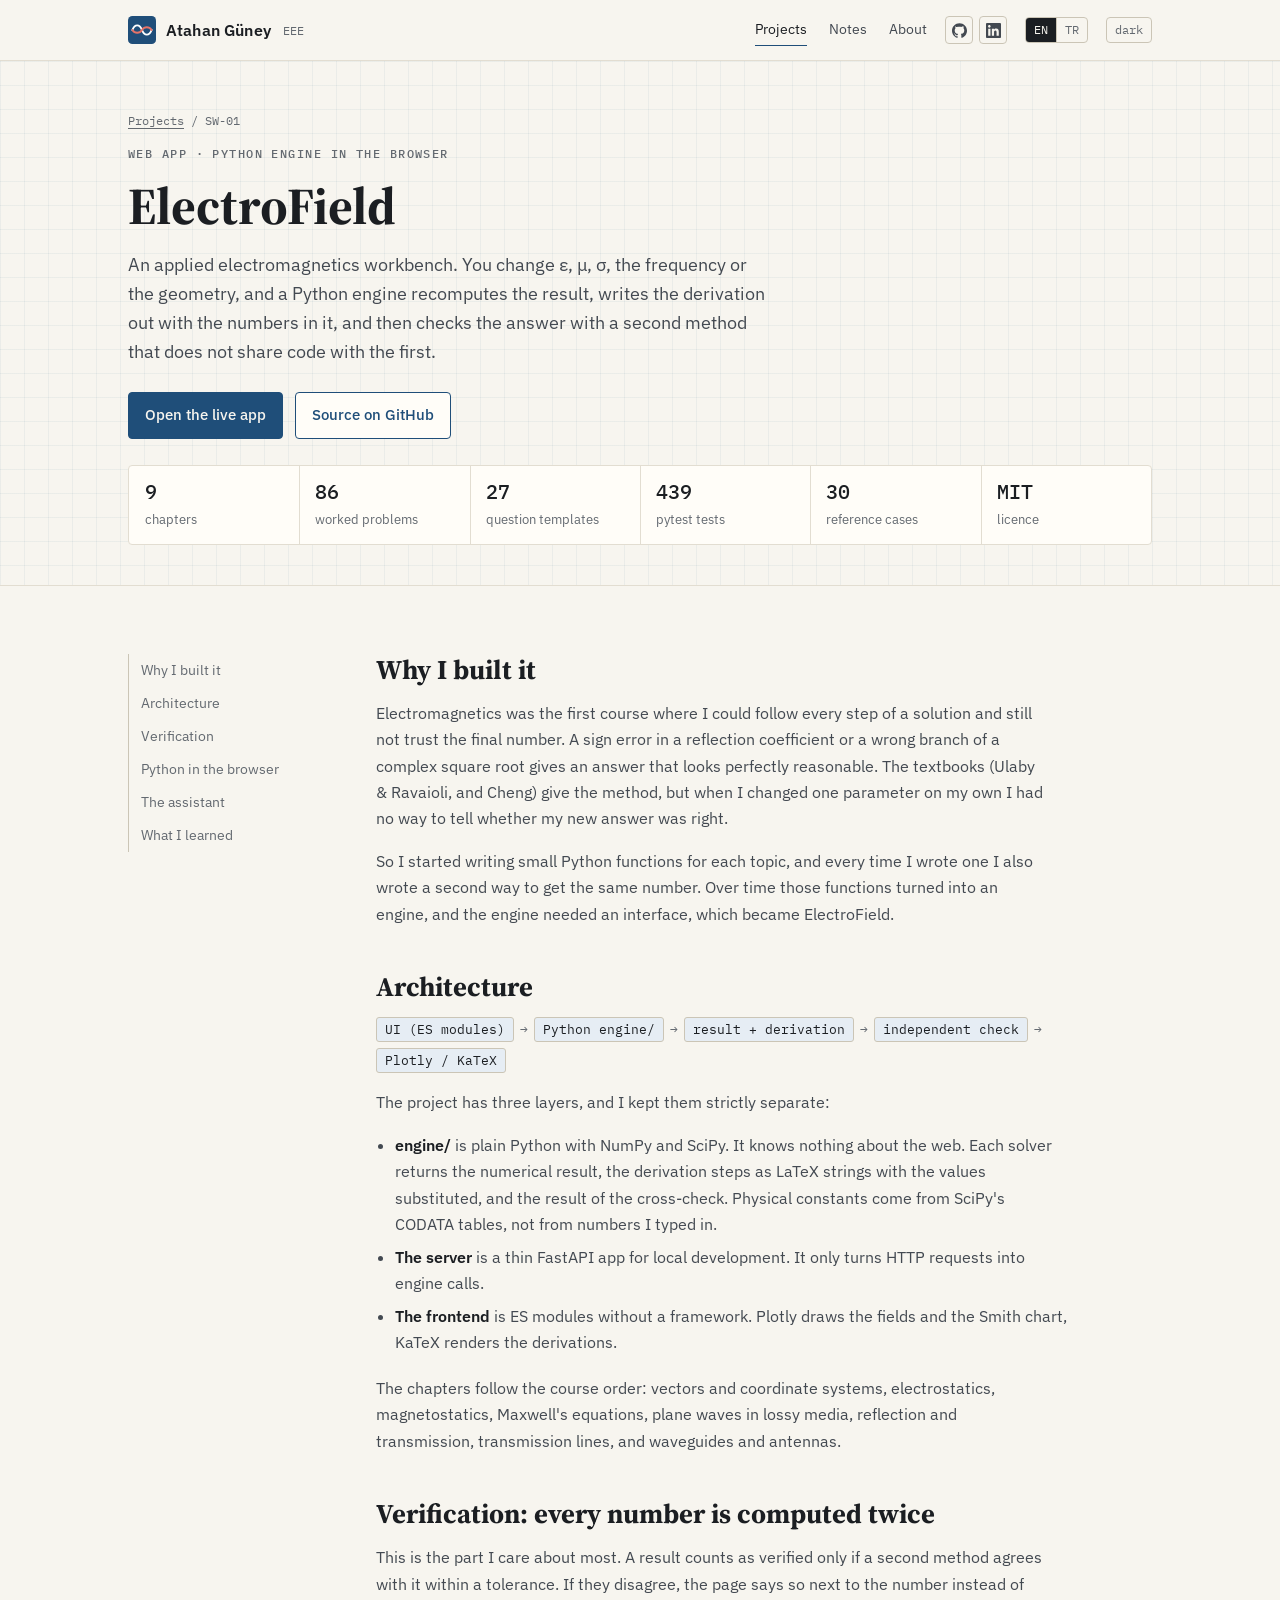
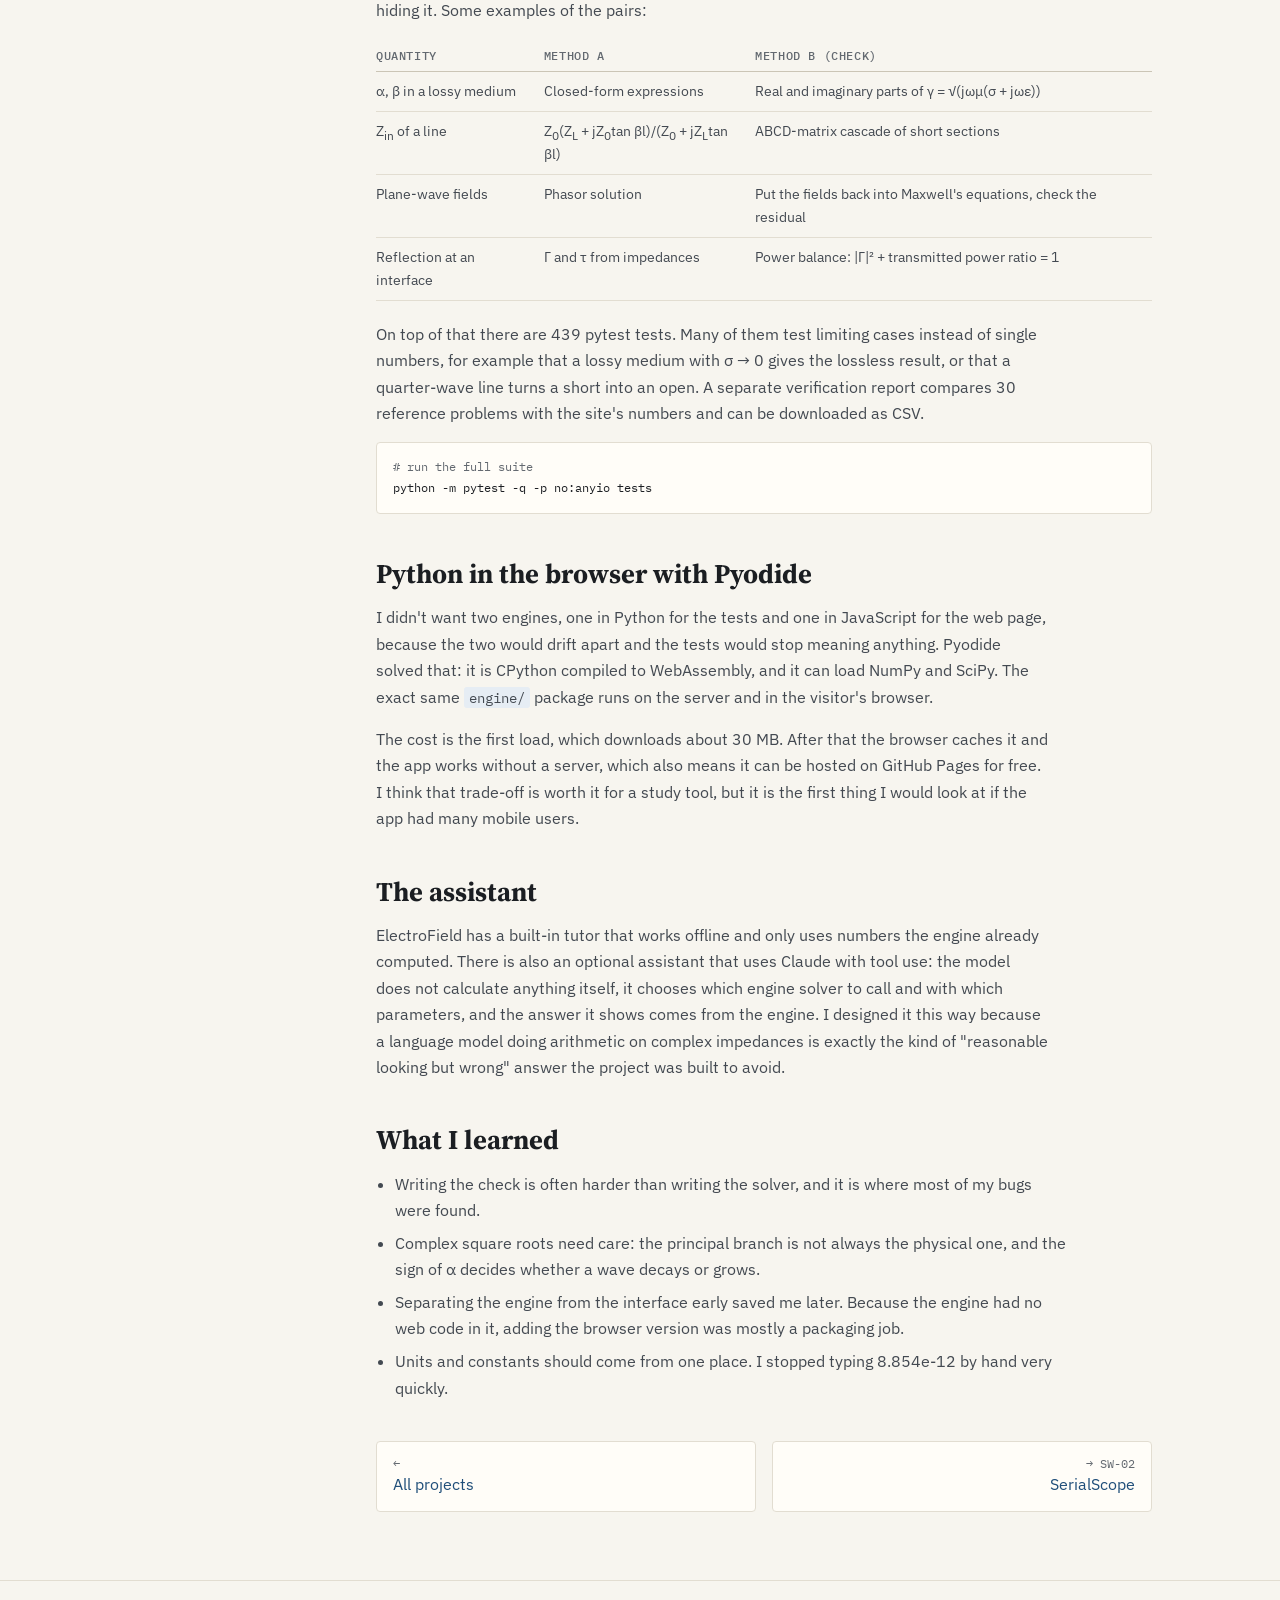
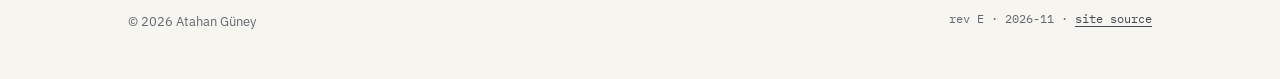
<file: projects/electrofield/index.html>
<!doctype html>
<html lang="en"
  data-title-en="ElectroField · how it works · Atahan Güney"
  data-title-tr="ElectroField · nasıl çalışıyor · Atahan Güney"
  data-desc-en="How ElectroField works: a Python electromagnetics engine that runs in the browser with Pyodide, shows each derivation and checks every result a second, independent way."
  data-desc-tr="ElectroField nasıl çalışıyor: Pyodide ile tarayıcıda çalışan, her türetmeyi gösteren ve her sonucu ikinci, bağımsız bir yolla kontrol eden Python elektromanyetik motoru.">
<head>
<meta charset="utf-8">
<meta name="viewport" content="width=device-width, initial-scale=1">
<script>(function(){var d=document.documentElement,l=null,t=null;try{l=new URLSearchParams(location.search).get('lang')||localStorage.getItem('lang');t=localStorage.getItem('theme')}catch(e){}if(l==='tr'){d.setAttribute('data-lang','tr');d.lang='tr'}if(t)d.setAttribute('data-theme',t)})()</script>
<title>ElectroField · how it works · Atahan Güney</title>
<meta name="description" content="How ElectroField works: a Python electromagnetics engine that runs in the browser with Pyodide, shows each derivation and checks every result a second, independent way.">
<meta name="author" content="Atahan Güney">
<meta name="theme-color" content="#1f4e79">
<link rel="canonical" href="https://atahanguney.github.io/projects/electrofield/">
<link rel="icon" href="/favicon.svg" type="image/svg+xml">
<meta property="og:type" content="article">
<meta property="og:title" content="ElectroField · how it works">
<meta property="og:description" content="A Python electromagnetics engine in the browser, with derivations and independent verification.">
<meta property="og:url" content="https://atahanguney.github.io/projects/electrofield/">
<meta property="og:image" content="https://atahanguney.github.io/assets/og.png">
<meta name="twitter:card" content="summary_large_image">
<script type="application/ld+json">
{ "@context": "https://schema.org", "@type": "WebApplication", "name": "ElectroField", "url": "https://atahanguney.github.io/ElectroField/", "applicationCategory": "EducationalApplication", "operatingSystem": "Any (web browser)", "isAccessibleForFree": true, "codeRepository": "https://github.com/atahanguney/ElectroField", "author": { "@type": "Person", "name": "Atahan Güney", "url": "https://atahanguney.github.io/" } }
</script>
<link rel="preconnect" href="https://fonts.googleapis.com">
<link rel="preconnect" href="https://fonts.gstatic.com" crossorigin>
<link rel="stylesheet" href="https://fonts.googleapis.com/css2?family=IBM+Plex+Mono:wght@400;500&family=IBM+Plex+Sans:wght@400;500;600&family=Source+Serif+4:opsz,wght@8..60,600;8..60,700&display=swap">
<link rel="stylesheet" href="/assets/site.css?v=20261120">
<script data-goatcounter="https://atahan.goatcounter.com/count" async src="//gc.zgo.at/count.js"></script>
</head>
<body>
<a class="skip" href="#main"><span lang="en">Skip to content</span><span lang="tr">İçeriğe geç</span></a>
<header class="top">
  <div class="wrap">
    <a class="mark" href="/" aria-label="Atahan Güney">
      <svg width="28" height="28" viewBox="0 0 32 32" aria-hidden="true"><rect width="32" height="32" rx="5" fill="#1f4e79"/><path d="M5 16c2.75-7 8.25-7 11 0s8.25 7 11 0" stroke="#fff" stroke-width="2.2" fill="none" stroke-linecap="round"/><path d="M5 16c2.75 4.2 8.25 4.2 11 0s8.25-4.2 11 0" stroke="#e57368" stroke-width="2.2" fill="none" stroke-linecap="round"/></svg>
      <span>Atahan Güney</span><small>EEE</small>
    </a>
    <div class="right">
      <nav class="nav" id="nav" aria-label="Main">
        <a href="/projects/" aria-current="page"><span lang="en">Projects</span><span lang="tr">Projeler</span></a>
        <a href="/notes/"><span lang="en">Notes</span><span lang="tr">Notlar</span></a>
        <a href="/about/"><span lang="en">About</span><span lang="tr">Hakkımda</span></a>
      </nav>
      <span class="social"><a href="https://github.com/atahanguney" rel="me noopener" target="_blank" data-goatcounter-click="click-header-github" data-goatcounter-title="Header: GitHub" aria-label="GitHub: atahanguney" title="GitHub"><svg viewBox="0 0 24 24" aria-hidden="true"><path d="M12 .297c-6.63 0-12 5.373-12 12 0 5.303 3.438 9.8 8.205 11.385.6.113.82-.258.82-.577 0-.285-.01-1.04-.015-2.04-3.338.724-4.042-1.61-4.042-1.61C4.422 18.07 3.633 17.7 3.633 17.7c-1.087-.744.084-.729.084-.729 1.205.084 1.838 1.236 1.838 1.236 1.07 1.835 2.809 1.305 3.495.998.108-.776.417-1.305.76-1.605-2.665-.3-5.466-1.332-5.466-5.93 0-1.31.465-2.38 1.235-3.22-.135-.303-.54-1.523.105-3.176 0 0 1.005-.322 3.3 1.23.96-.267 1.98-.399 3-.405 1.02.006 2.04.138 3 .405 2.28-1.552 3.285-1.23 3.285-1.23.645 1.653.24 2.873.12 3.176.765.84 1.23 1.91 1.23 3.22 0 4.61-2.805 5.625-5.475 5.92.42.36.81 1.096.81 2.22 0 1.606-.015 2.896-.015 3.286 0 .315.21.69.825.57C20.565 22.092 24 17.592 24 12.297c0-6.627-5.373-12-12-12"/></svg></a><a href="https://www.linkedin.com/in/atahan-guney" rel="me noopener" target="_blank" data-goatcounter-click="click-header-linkedin" data-goatcounter-title="Header: LinkedIn" aria-label="LinkedIn: Atahan Güney" title="LinkedIn"><svg viewBox="0 0 24 24" aria-hidden="true"><path d="M20.447 20.452h-3.554v-5.569c0-1.328-.027-3.037-1.852-3.037-1.853 0-2.136 1.445-2.136 2.939v5.667H9.351V9h3.414v1.561h.046c.477-.9 1.637-1.85 3.37-1.85 3.601 0 4.267 2.37 4.267 5.455v6.286zM5.337 7.433c-1.144 0-2.063-.926-2.063-2.065 0-1.138.92-2.063 2.063-2.063 1.14 0 2.064.925 2.064 2.063 0 1.139-.925 2.065-2.064 2.065zm1.782 13.019H3.555V9h3.564v11.452zM22.225 0H1.771C.792 0 0 .774 0 1.729v20.542C0 23.227.792 24 1.771 24h20.451C23.2 24 24 23.227 24 22.271V1.729C24 .774 23.2 0 22.222 0h.003z"/></svg></a></span>
      <span class="switch" role="group" aria-label="Language / Dil"><a href="?lang=en" data-setlang="en" hreflang="en">EN</a><a href="?lang=tr" data-setlang="tr" hreflang="tr">TR</a></span>
      <button class="theme" id="theme" type="button" aria-label="Toggle colour theme">theme</button>
      <button class="theme menu-btn" id="menu" type="button" aria-expanded="false" aria-controls="nav">menu</button>
    </div>
  </div>
</header>

<main id="main">
  <div class="page-head">
    <div class="wrap">
      <p class="crumbs"><a href="/projects/"><span lang="en">Projects</span><span lang="tr">Projeler</span></a> / SW-01</p>
      <p class="eyebrow"><span lang="en">Web app · Python engine in the browser</span><span lang="tr">Web uygulaması · tarayıcıda Python motoru</span></p>
      <h1>ElectroField</h1>
      <p class="lede" lang="en">An applied electromagnetics workbench. You change ε, μ, σ, the frequency or the geometry, and a Python engine recomputes the result, writes the derivation out with the numbers in it, and then checks the answer with a second method that does not share code with the first.</p>
      <p class="lede" lang="tr">Uygulamalı elektromanyetik için bir çalışma ortamı. ε, μ, σ, frekans ya da geometriyi değiştiriyorsunuz; Python motoru sonucu yeniden hesaplıyor, türetmeyi sayılar yerine konmuş halde yazıyor ve sonra cevabı, ilkiyle kod paylaşmayan ikinci bir yöntemle kontrol ediyor.</p>
      <div class="cta">
        <a class="btn primary" href="https://atahanguney.github.io/ElectroField/"><span lang="en">Open the live app</span><span lang="tr">Canlı uygulamayı aç</span></a>
        <a class="btn ghost" href="https://github.com/atahanguney/ElectroField"><span lang="en">Source on GitHub</span><span lang="tr">GitHub'da kaynak kod</span></a>
      </div>
      <div class="facts">
        <div><b>9</b><span lang="en">chapters</span><span lang="tr">bölüm</span></div>
        <div><b>86</b><span lang="en">worked problems</span><span lang="tr">çözümlü problem</span></div>
        <div><b>27</b><span lang="en">question templates</span><span lang="tr">soru şablonu</span></div>
        <div><b>439</b><span lang="en">pytest tests</span><span lang="tr">pytest testi</span></div>
        <div><b>30</b><span lang="en">reference cases</span><span lang="tr">referans vaka</span></div>
        <div><b>MIT</b><span lang="en">licence</span><span lang="tr">lisans</span></div>
      </div>
    </div>
  </div>

  <section>
    <div class="wrap article">
      <nav class="toc" aria-label="On this page">
        <div lang="en"><a href="#why">Why I built it</a><a href="#arch">Architecture</a><a href="#verify">Verification</a><a href="#browser">Python in the browser</a><a href="#tutor">The assistant</a><a href="#learned">What I learned</a></div>
        <div lang="tr"><a href="#tr-why">Neden yaptım</a><a href="#tr-arch">Mimari</a><a href="#tr-verify">Doğrulama</a><a href="#tr-browser">Tarayıcıda Python</a><a href="#tr-tutor">Asistan</a><a href="#tr-learned">Ne öğrendim</a></div>
      </nav>

      <div class="prose">
        <div lang="en">
          <h2 id="why">Why I built it</h2>
          <p>Electromagnetics was the first course where I could follow every step of a solution and still not trust the final number. A sign error in a reflection coefficient or a wrong branch of a complex square root gives an answer that looks perfectly reasonable. The textbooks (Ulaby &amp; Ravaioli, and Cheng) give the method, but when I changed one parameter on my own I had no way to tell whether my new answer was right.</p>
          <p>So I started writing small Python functions for each topic, and every time I wrote one I also wrote a second way to get the same number. Over time those functions turned into an engine, and the engine needed an interface, which became ElectroField.</p>

          <h2 id="arch">Architecture</h2>
          <div class="chain" aria-label="Data flow"><span>UI (ES modules)</span><span class="arr">→</span><span>Python engine/</span><span class="arr">→</span><span>result + derivation</span><span class="arr">→</span><span>independent check</span><span class="arr">→</span><span>Plotly / KaTeX</span></div>
          <p>The project has three layers, and I kept them strictly separate:</p>
          <ul>
            <li><strong>engine/</strong> is plain Python with NumPy and SciPy. It knows nothing about the web. Each solver returns the numerical result, the derivation steps as LaTeX strings with the values substituted, and the result of the cross-check. Physical constants come from SciPy's CODATA tables, not from numbers I typed in.</li>
            <li><strong>The server</strong> is a thin FastAPI app for local development. It only turns HTTP requests into engine calls.</li>
            <li><strong>The frontend</strong> is ES modules without a framework. Plotly draws the fields and the Smith chart, KaTeX renders the derivations.</li>
          </ul>
          <p>The chapters follow the course order: vectors and coordinate systems, electrostatics, magnetostatics, Maxwell's equations, plane waves in lossy media, reflection and transmission, transmission lines, and waveguides and antennas.</p>

          <h2 id="verify">Verification: every number is computed twice</h2>
          <p>This is the part I care about most. A result counts as verified only if a second method agrees with it within a tolerance. If they disagree, the page says so next to the number instead of hiding it. Some examples of the pairs:</p>
          <div class="tscroll"><table class="t">
            <tr><th>Quantity</th><th>Method A</th><th>Method B (check)</th></tr>
            <tr><td>α, β in a lossy medium</td><td>Closed-form expressions</td><td>Real and imaginary parts of γ = √(jωμ(σ + jωε))</td></tr>
            <tr><td>Z<sub>in</sub> of a line</td><td>Z<sub>0</sub>(Z<sub>L</sub> + jZ<sub>0</sub>tan βl)/(Z<sub>0</sub> + jZ<sub>L</sub>tan βl)</td><td>ABCD-matrix cascade of short sections</td></tr>
            <tr><td>Plane-wave fields</td><td>Phasor solution</td><td>Put the fields back into Maxwell's equations, check the residual</td></tr>
            <tr><td>Reflection at an interface</td><td>Γ and τ from impedances</td><td>Power balance: |Γ|² + transmitted power ratio = 1</td></tr>
          </table></div>
          <p>On top of that there are 439 pytest tests. Many of them test limiting cases instead of single numbers, for example that a lossy medium with σ → 0 gives the lossless result, or that a quarter-wave line turns a short into an open. A separate verification report compares 30 reference problems with the site's numbers and can be downloaded as CSV.</p>
          <pre><code><span class="cmt"># run the full suite</span>
python -m pytest -q -p no:anyio tests</code></pre>

          <h2 id="browser">Python in the browser with Pyodide</h2>
          <p>I didn't want two engines, one in Python for the tests and one in JavaScript for the web page, because the two would drift apart and the tests would stop meaning anything. Pyodide solved that: it is CPython compiled to WebAssembly, and it can load NumPy and SciPy. The exact same <code>engine/</code> package runs on the server and in the visitor's browser.</p>
          <p>The cost is the first load, which downloads about 30 MB. After that the browser caches it and the app works without a server, which also means it can be hosted on GitHub Pages for free. I think that trade-off is worth it for a study tool, but it is the first thing I would look at if the app had many mobile users.</p>

          <h2 id="tutor">The assistant</h2>
          <p>ElectroField has a built-in tutor that works offline and only uses numbers the engine already computed. There is also an optional assistant that uses Claude with tool use: the model does not calculate anything itself, it chooses which engine solver to call and with which parameters, and the answer it shows comes from the engine. I designed it this way because a language model doing arithmetic on complex impedances is exactly the kind of "reasonable looking but wrong" answer the project was built to avoid.</p>

          <h2 id="learned">What I learned</h2>
          <ul>
            <li>Writing the check is often harder than writing the solver, and it is where most of my bugs were found.</li>
            <li>Complex square roots need care: the principal branch is not always the physical one, and the sign of α decides whether a wave decays or grows.</li>
            <li>Separating the engine from the interface early saved me later. Because the engine had no web code in it, adding the browser version was mostly a packaging job.</li>
            <li>Units and constants should come from one place. I stopped typing 8.854e-12 by hand very quickly.</li>
          </ul>
        </div>

        <div lang="tr">
          <h2 id="tr-why">Neden yaptım</h2>
          <p>Elektromanyetik, bir çözümün her adımını takip edip yine de sonuçtaki sayıya güvenemediğim ilk ders oldu. Bir yansıma katsayısındaki işaret hatası ya da karmaşık karekökte yanlış dalı seçmek, gayet mantıklı görünen bir cevap veriyor. Kitaplar (Ulaby &amp; Ravaioli ve Cheng) yöntemi anlatıyor ama ben kendi başıma bir parametreyi değiştirdiğimde yeni cevabımın doğru olup olmadığını anlamanın bir yolu yoktu.</p>
          <p>Bu yüzden her konu için küçük Python fonksiyonları yazmaya başladım ve her fonksiyonu yazarken aynı sayıya ulaşmanın ikinci bir yolunu da yazdım. Zamanla bu fonksiyonlar bir motora dönüştü, motorun da bir arayüze ihtiyacı oldu. ElectroField böyle ortaya çıktı.</p>

          <h2 id="tr-arch">Mimari</h2>
          <div class="chain" aria-label="Veri akışı"><span>Arayüz (ES modülleri)</span><span class="arr">→</span><span>Python engine/</span><span class="arr">→</span><span>sonuç + türetme</span><span class="arr">→</span><span>bağımsız kontrol</span><span class="arr">→</span><span>Plotly / KaTeX</span></div>
          <p>Proje üç katmandan oluşuyor ve bunları birbirinden kesin olarak ayrı tuttum:</p>
          <ul>
            <li><strong>engine/</strong> NumPy ve SciPy kullanan düz Python. Web hakkında hiçbir şey bilmiyor. Her çözücü sayısal sonucu, değerleri yerine konmuş LaTeX türetme adımlarını ve çapraz kontrolün sonucunu döndürüyor. Fiziksel sabitler elle yazdığım sayılardan değil, SciPy'ın CODATA tablolarından geliyor.</li>
            <li><strong>Sunucu</strong>, yerel geliştirme için ince bir FastAPI uygulaması. Tek işi HTTP isteklerini motor çağrılarına çevirmek.</li>
            <li><strong>Arayüz</strong> framework kullanmayan ES modüllerinden oluşuyor. Alanları ve Smith abağını Plotly çiziyor, türetmeleri KaTeX gösteriyor.</li>
          </ul>
          <p>Bölümler ders sırasını takip ediyor: vektörler ve koordinat sistemleri, elektrostatik, manyetostatik, Maxwell denklemleri, kayıplı ortamda düzlem dalgalar, yansıma ve iletim, iletim hatları, dalga kılavuzları ve antenler.</p>

          <h2 id="tr-verify">Doğrulama: her sayı iki kez hesaplanıyor</h2>
          <p>Projede en çok önem verdiğim kısım bu. Bir sonuç, ancak ikinci bir yöntem onu belirli bir tolerans içinde doğrularsa doğrulanmış sayılıyor. İki yöntem uyuşmazsa sayfa bunu saklamak yerine sayının hemen yanında söylüyor. Birkaç örnek:</p>
          <div class="tscroll"><table class="t">
            <tr><th>Büyüklük</th><th>Yöntem A</th><th>Yöntem B (kontrol)</th></tr>
            <tr><td>Kayıplı ortamda α, β</td><td>Kapalı form ifadeler</td><td>γ = √(jωμ(σ + jωε)) ifadesinin gerçel ve sanal kısımları</td></tr>
            <tr><td>Hattın Z<sub>in</sub> değeri</td><td>Z<sub>0</sub>(Z<sub>L</sub> + jZ<sub>0</sub>tan βl)/(Z<sub>0</sub> + jZ<sub>L</sub>tan βl)</td><td>Kısa parçaların ABCD matrisleriyle art arda bağlanması</td></tr>
            <tr><td>Düzlem dalga alanları</td><td>Fazör çözümü</td><td>Alanları Maxwell denklemlerine geri koyup artığı kontrol etmek</td></tr>
            <tr><td>Arayüzde yansıma</td><td>Empedanslardan Γ ve τ</td><td>Güç dengesi: |Γ|² + iletilen güç oranı = 1</td></tr>
          </table></div>
          <p>Bunun üstüne 439 pytest testi var. Bunların çoğu tek bir sayıyı değil, limit durumlarını test ediyor; örneğin σ → 0 olduğunda kayıplı ortamın kayıpsız sonucu vermesi ya da çeyrek dalga boyu hattın kısa devreyi açık devreye çevirmesi. Ayrıca 30 referans problemi sitedeki sayılarla karşılaştıran ve CSV olarak indirilebilen bir doğrulama raporu da var.</p>
          <pre><code><span class="cmt"># tüm testleri çalıştır</span>
python -m pytest -q -p no:anyio tests</code></pre>

          <h2 id="tr-browser">Pyodide ile tarayıcıda Python</h2>
          <p>Biri testler için Python'da, diğeri web sayfası için JavaScript'te olan iki ayrı motor istemedim; çünkü ikisi zamanla birbirinden ayrışır ve testlerin bir anlamı kalmaz. Bunu Pyodide çözdü: WebAssembly'ye derlenmiş CPython ve NumPy ile SciPy'ı yükleyebiliyor. Birebir aynı <code>engine/</code> paketi hem sunucuda hem de ziyaretçinin tarayıcısında çalışıyor.</p>
          <p>Bunun bedeli ilk açılış: yaklaşık 30 MB indiriliyor. Sonrasında tarayıcı bunu önbelleğe alıyor ve uygulama sunucusuz çalışıyor; bu da sitenin GitHub Pages'te ücretsiz barındırılabilmesi demek. Bir çalışma aracı için bu takasın mantıklı olduğunu düşünüyorum, ama uygulamanın çok sayıda mobil kullanıcısı olsaydı ilk bakacağım yer burası olurdu.</p>

          <h2 id="tr-tutor">Asistan</h2>
          <p>ElectroField'da çevrimdışı çalışan ve sadece motorun zaten hesapladığı sayıları kullanan bir yardımcı var. Bir de isteğe bağlı, Claude'u tool use ile kullanan bir asistan var: model kendisi hiçbir şey hesaplamıyor, sadece hangi motor çözücüsünün hangi parametrelerle çağrılacağını seçiyor; gösterilen cevap motordan geliyor. Bunu bilerek böyle tasarladım, çünkü karmaşık empedanslar üzerinde aritmetik yapan bir dil modeli, tam da bu projenin önlemek için yapıldığı "mantıklı görünen ama yanlış" cevap türünü üretir.</p>

          <h2 id="tr-learned">Ne öğrendim</h2>
          <ul>
            <li>Kontrolü yazmak çoğu zaman çözücüyü yazmaktan daha zor ve hatalarımın çoğunu orada buldum.</li>
            <li>Karmaşık karekök dikkat istiyor: esas dal her zaman fiziksel olan dal değil ve α'nın işareti dalganın sönümlenip sönümlenmediğine karar veriyor.</li>
            <li>Motoru arayüzden erkenden ayırmak sonradan çok işime yaradı. Motorda hiç web kodu olmadığı için tarayıcı sürümünü eklemek büyük ölçüde bir paketleme işiydi.</li>
            <li>Birimler ve sabitler tek bir yerden gelmeli. 8.854e-12'yi elle yazmayı çok çabuk bıraktım.</li>
          </ul>
        </div>

        <div class="next" style="margin-top:40px">
          <a href="/projects/"><small>←</small><span lang="en">All projects</span><span lang="tr">Tüm projeler</span></a>
          <a href="/projects/serialscope/"><small>→ SW-02</small>SerialScope</a>
        </div>
      </div>
    </div>
  </section>
</main>

<footer>
  <div class="wrap">
    <span>© <span id="year">2026</span> Atahan Güney</span>
    <span class="rev">rev E · 2026-11 · <a href="https://github.com/atahanguney/atahanguney.github.io"><span lang="en">site source</span><span lang="tr">site kaynak kodu</span></a></span>
  </div>
</footer>
<script src="/assets/site.js?v=20261120" defer></script>
</body>
</html>
</file>
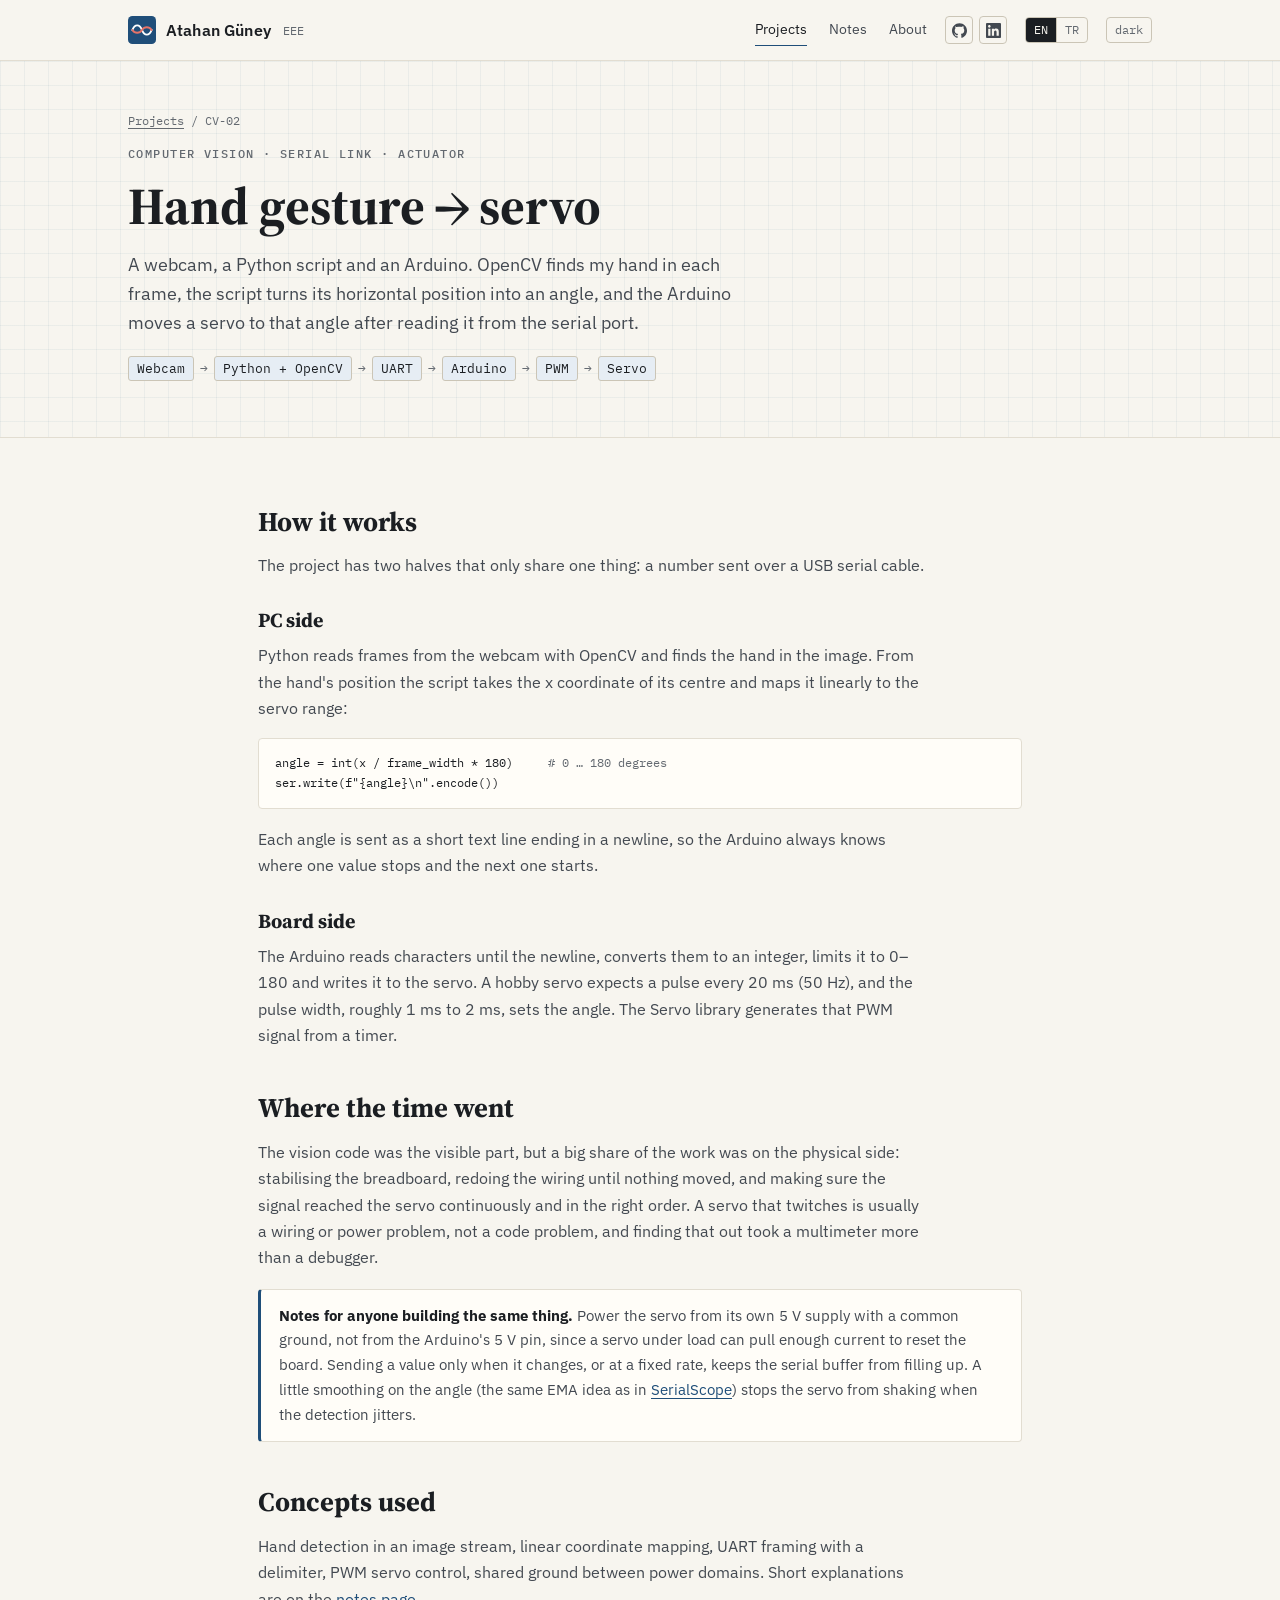
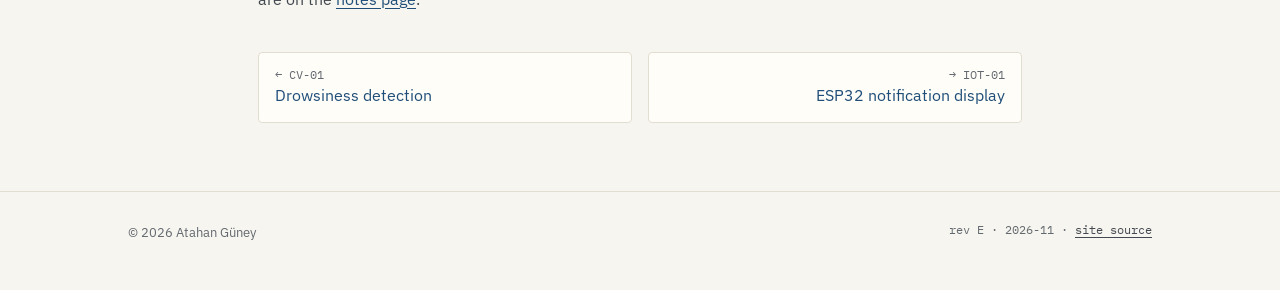
<file: projects/gesture-servo/index.html>
<!doctype html>
<html lang="en"
  data-title-en="Hand gesture to servo · Atahan Güney"
  data-title-tr="El hareketiyle servo kontrolü · Atahan Güney"
  data-desc-en="Computer-vision servo control: OpenCV tracks a hand in the webcam image, Python maps its position to an angle and sends it over UART to an Arduino that drives a servo."
  data-desc-tr="Görüntü işlemeyle servo kontrolü: OpenCV kamerada eli takip ediyor, Python konumu bir açıya çeviriyor ve UART üzerinden servoyu süren Arduino'ya gönderiyor.">
<head>
<meta charset="utf-8">
<meta name="viewport" content="width=device-width, initial-scale=1">
<script>(function(){var d=document.documentElement,l=null,t=null;try{l=new URLSearchParams(location.search).get('lang')||localStorage.getItem('lang');t=localStorage.getItem('theme')}catch(e){}if(l==='tr'){d.setAttribute('data-lang','tr');d.lang='tr'}if(t)d.setAttribute('data-theme',t)})()</script>
<title>Hand gesture to servo · Atahan Güney</title>
<meta name="description" content="Computer-vision servo control: OpenCV tracks a hand in the webcam image, Python maps its position to an angle and sends it over UART to an Arduino that drives a servo.">
<meta name="author" content="Atahan Güney">
<meta name="theme-color" content="#1f4e79">
<link rel="canonical" href="https://atahanguney.github.io/projects/gesture-servo/">
<link rel="icon" href="/favicon.svg" type="image/svg+xml">
<meta property="og:type" content="article">
<meta property="og:title" content="Hand gesture → servo">
<meta property="og:url" content="https://atahanguney.github.io/projects/gesture-servo/">
<meta property="og:image" content="https://atahanguney.github.io/assets/og.png">
<link rel="preconnect" href="https://fonts.googleapis.com">
<link rel="preconnect" href="https://fonts.gstatic.com" crossorigin>
<link rel="stylesheet" href="https://fonts.googleapis.com/css2?family=IBM+Plex+Mono:wght@400;500&family=IBM+Plex+Sans:wght@400;500;600&family=Source+Serif+4:opsz,wght@8..60,600;8..60,700&display=swap">
<link rel="stylesheet" href="/assets/site.css?v=20261120">
<script data-goatcounter="https://atahan.goatcounter.com/count" async src="//gc.zgo.at/count.js"></script>
</head>
<body>
<a class="skip" href="#main"><span lang="en">Skip to content</span><span lang="tr">İçeriğe geç</span></a>
<header class="top">
  <div class="wrap">
    <a class="mark" href="/" aria-label="Atahan Güney">
      <svg width="28" height="28" viewBox="0 0 32 32" aria-hidden="true"><rect width="32" height="32" rx="5" fill="#1f4e79"/><path d="M5 16c2.75-7 8.25-7 11 0s8.25 7 11 0" stroke="#fff" stroke-width="2.2" fill="none" stroke-linecap="round"/><path d="M5 16c2.75 4.2 8.25 4.2 11 0s8.25-4.2 11 0" stroke="#e57368" stroke-width="2.2" fill="none" stroke-linecap="round"/></svg>
      <span>Atahan Güney</span><small>EEE</small>
    </a>
    <div class="right">
      <nav class="nav" id="nav" aria-label="Main">
        <a href="/projects/" aria-current="page"><span lang="en">Projects</span><span lang="tr">Projeler</span></a>
        <a href="/notes/"><span lang="en">Notes</span><span lang="tr">Notlar</span></a>
        <a href="/about/"><span lang="en">About</span><span lang="tr">Hakkımda</span></a>
      </nav>
      <span class="social"><a href="https://github.com/atahanguney" rel="me noopener" target="_blank" data-goatcounter-click="click-header-github" data-goatcounter-title="Header: GitHub" aria-label="GitHub: atahanguney" title="GitHub"><svg viewBox="0 0 24 24" aria-hidden="true"><path d="M12 .297c-6.63 0-12 5.373-12 12 0 5.303 3.438 9.8 8.205 11.385.6.113.82-.258.82-.577 0-.285-.01-1.04-.015-2.04-3.338.724-4.042-1.61-4.042-1.61C4.422 18.07 3.633 17.7 3.633 17.7c-1.087-.744.084-.729.084-.729 1.205.084 1.838 1.236 1.838 1.236 1.07 1.835 2.809 1.305 3.495.998.108-.776.417-1.305.76-1.605-2.665-.3-5.466-1.332-5.466-5.93 0-1.31.465-2.38 1.235-3.22-.135-.303-.54-1.523.105-3.176 0 0 1.005-.322 3.3 1.23.96-.267 1.98-.399 3-.405 1.02.006 2.04.138 3 .405 2.28-1.552 3.285-1.23 3.285-1.23.645 1.653.24 2.873.12 3.176.765.84 1.23 1.91 1.23 3.22 0 4.61-2.805 5.625-5.475 5.92.42.36.81 1.096.81 2.22 0 1.606-.015 2.896-.015 3.286 0 .315.21.69.825.57C20.565 22.092 24 17.592 24 12.297c0-6.627-5.373-12-12-12"/></svg></a><a href="https://www.linkedin.com/in/atahan-guney" rel="me noopener" target="_blank" data-goatcounter-click="click-header-linkedin" data-goatcounter-title="Header: LinkedIn" aria-label="LinkedIn: Atahan Güney" title="LinkedIn"><svg viewBox="0 0 24 24" aria-hidden="true"><path d="M20.447 20.452h-3.554v-5.569c0-1.328-.027-3.037-1.852-3.037-1.853 0-2.136 1.445-2.136 2.939v5.667H9.351V9h3.414v1.561h.046c.477-.9 1.637-1.85 3.37-1.85 3.601 0 4.267 2.37 4.267 5.455v6.286zM5.337 7.433c-1.144 0-2.063-.926-2.063-2.065 0-1.138.92-2.063 2.063-2.063 1.14 0 2.064.925 2.064 2.063 0 1.139-.925 2.065-2.064 2.065zm1.782 13.019H3.555V9h3.564v11.452zM22.225 0H1.771C.792 0 0 .774 0 1.729v20.542C0 23.227.792 24 1.771 24h20.451C23.2 24 24 23.227 24 22.271V1.729C24 .774 23.2 0 22.222 0h.003z"/></svg></a></span>
      <span class="switch" role="group" aria-label="Language / Dil"><a href="?lang=en" data-setlang="en" hreflang="en">EN</a><a href="?lang=tr" data-setlang="tr" hreflang="tr">TR</a></span>
      <button class="theme" id="theme" type="button" aria-label="Toggle colour theme">theme</button>
      <button class="theme menu-btn" id="menu" type="button" aria-expanded="false" aria-controls="nav">menu</button>
    </div>
  </div>
</header>

<main id="main">
  <div class="page-head">
    <div class="wrap">
      <p class="crumbs"><a href="/projects/"><span lang="en">Projects</span><span lang="tr">Projeler</span></a> / CV-02</p>
      <p class="eyebrow"><span lang="en">Computer vision · serial link · actuator</span><span lang="tr">Görüntü işleme · seri haberleşme · eyleyici</span></p>
      <h1><span lang="en">Hand gesture → servo</span><span lang="tr">El hareketi → servo</span></h1>
      <p class="lede" lang="en">A webcam, a Python script and an Arduino. OpenCV finds my hand in each frame, the script turns its horizontal position into an angle, and the Arduino moves a servo to that angle after reading it from the serial port.</p>
      <p class="lede" lang="tr">Bir kamera, bir Python scripti ve bir Arduino. OpenCV her karede elimi buluyor, script elin yatay konumunu bir açıya çeviriyor, Arduino da bu açıyı seri porttan okuyup servoyu o açıya getiriyor.</p>
      <div class="chain" aria-label="Signal chain"><span>Webcam</span><span class="arr">→</span><span>Python + OpenCV</span><span class="arr">→</span><span>UART</span><span class="arr">→</span><span>Arduino</span><span class="arr">→</span><span>PWM</span><span class="arr">→</span><span>Servo</span></div>
    </div>
  </div>

  <section>
    <div class="wrap narrow prose">
      <div lang="en">
        <h2>How it works</h2>
        <p>The project has two halves that only share one thing: a number sent over a USB serial cable.</p>
        <h3>PC side</h3>
        <p>Python reads frames from the webcam with OpenCV and finds the hand in the image. From the hand's position the script takes the x coordinate of its centre and maps it linearly to the servo range:</p>
        <pre><code>angle = int(x / frame_width * 180)     <span class="cmt"># 0 … 180 degrees</span>
ser.write(f"{angle}\n".encode())</code></pre>
        <p>Each angle is sent as a short text line ending in a newline, so the Arduino always knows where one value stops and the next one starts.</p>
        <h3>Board side</h3>
        <p>The Arduino reads characters until the newline, converts them to an integer, limits it to 0–180 and writes it to the servo. A hobby servo expects a pulse every 20 ms (50 Hz), and the pulse width, roughly 1 ms to 2 ms, sets the angle. The Servo library generates that PWM signal from a timer.</p>
        <h2>Where the time went</h2>
        <p>The vision code was the visible part, but a big share of the work was on the physical side: stabilising the breadboard, redoing the wiring until nothing moved, and making sure the signal reached the servo continuously and in the right order. A servo that twitches is usually a wiring or power problem, not a code problem, and finding that out took a multimeter more than a debugger.</p>
        <div class="callout"><b>Notes for anyone building the same thing.</b> Power the servo from its own 5 V supply with a common ground, not from the Arduino's 5 V pin, since a servo under load can pull enough current to reset the board. Sending a value only when it changes, or at a fixed rate, keeps the serial buffer from filling up. A little smoothing on the angle (the same EMA idea as in <a href="/projects/serialscope/">SerialScope</a>) stops the servo from shaking when the detection jitters.</div>
        <h2>Concepts used</h2>
        <p>Hand detection in an image stream, linear coordinate mapping, UART framing with a delimiter, PWM servo control, shared ground between power domains. Short explanations are on the <a href="/notes/">notes page</a>.</p>
      </div>
      <div lang="tr">
        <h2>Nasıl çalışıyor</h2>
        <p>Projenin, ortak tek bir şeyi olan iki yarısı var: USB seri kablo üzerinden gönderilen bir sayı.</p>
        <h3>PC tarafı</h3>
        <p>Python, OpenCV ile kameradan kareleri okuyor ve görüntüde eli buluyor. Script elin konumundan merkezinin x koordinatını alıyor ve bunu doğrusal olarak servo aralığına eşliyor:</p>
        <pre><code>angle = int(x / frame_width * 180)     <span class="cmt"># 0 … 180 derece</span>
ser.write(f"{angle}\n".encode())</code></pre>
        <p>Her açı, satır sonu karakteriyle biten kısa bir metin satırı olarak gönderiliyor; böylece Arduino bir değerin nerede bitip diğerinin nerede başladığını her zaman biliyor.</p>
        <h3>Kart tarafı</h3>
        <p>Arduino satır sonuna kadar karakterleri okuyor, bunları tam sayıya çeviriyor, 0–180 aralığına sınırlıyor ve servoya yazıyor. Hobi servoları her 20 ms'de (50 Hz) bir darbe bekliyor; yaklaşık 1 ms ile 2 ms arasındaki darbe genişliği açıyı belirliyor. Bu PWM sinyalini Servo kütüphanesi bir zamanlayıcı ile üretiyor.</p>
        <h2>Zamanın çoğu nereye gitti</h2>
        <p>Görünen kısım görüntü işleme koduydu ama işin büyük bir kısmı fiziksel taraftaydı: breadboard'u sabitlemek, hiçbir şey oynamayana kadar kabloları yeniden yapmak ve sinyalin servoya kesintisiz ve doğru sırayla ulaştığından emin olmak. Titreyen bir servo genelde kod değil, kablolama ya da besleme sorunudur; bunu bulmak da debugger'dan çok multimetre gerektirdi.</p>
        <div class="callout"><b>Aynısını yapmak isteyenler için notlar.</b> Servoyu Arduino'nun 5 V pininden değil, ortak toprağa bağlı ayrı bir 5 V kaynaktan besleyin; yük altındaki bir servo kartı resetleyecek kadar akım çekebilir. Değeri sadece değiştiğinde ya da sabit bir hızda göndermek seri tamponun dolmasını engelliyor. Açıya biraz yumuşatma eklemek (<a href="/projects/serialscope/">SerialScope</a>'taki EMA fikriyle aynı), algılama titrediğinde servonun sallanmasını önlüyor.</div>
        <h2>Kullanılan kavramlar</h2>
        <p>Görüntü akışında el algılama, doğrusal koordinat eşleme, ayraçla UART çerçeveleme, PWM ile servo kontrolü, güç kaynakları arasında ortak toprak. Kısa açıklamalar <a href="/notes/">notlar sayfasında</a>.</p>
      </div>
      <div class="next" style="margin-top:40px">
        <a href="/projects/drowsiness/"><small>← CV-01</small><span lang="en">Drowsiness detection</span><span lang="tr">Yorgunluk tespiti</span></a>
        <a href="/projects/ble-display/"><small>→ IOT-01</small><span lang="en">ESP32 notification display</span><span lang="tr">ESP32 bildirim ekranı</span></a>
      </div>
    </div>
  </section>
</main>

<footer>
  <div class="wrap">
    <span>© <span id="year">2026</span> Atahan Güney</span>
    <span class="rev">rev E · 2026-11 · <a href="https://github.com/atahanguney/atahanguney.github.io"><span lang="en">site source</span><span lang="tr">site kaynak kodu</span></a></span>
  </div>
</footer>
<script src="/assets/site.js?v=20261120" defer></script>
</body>
</html>
</file>
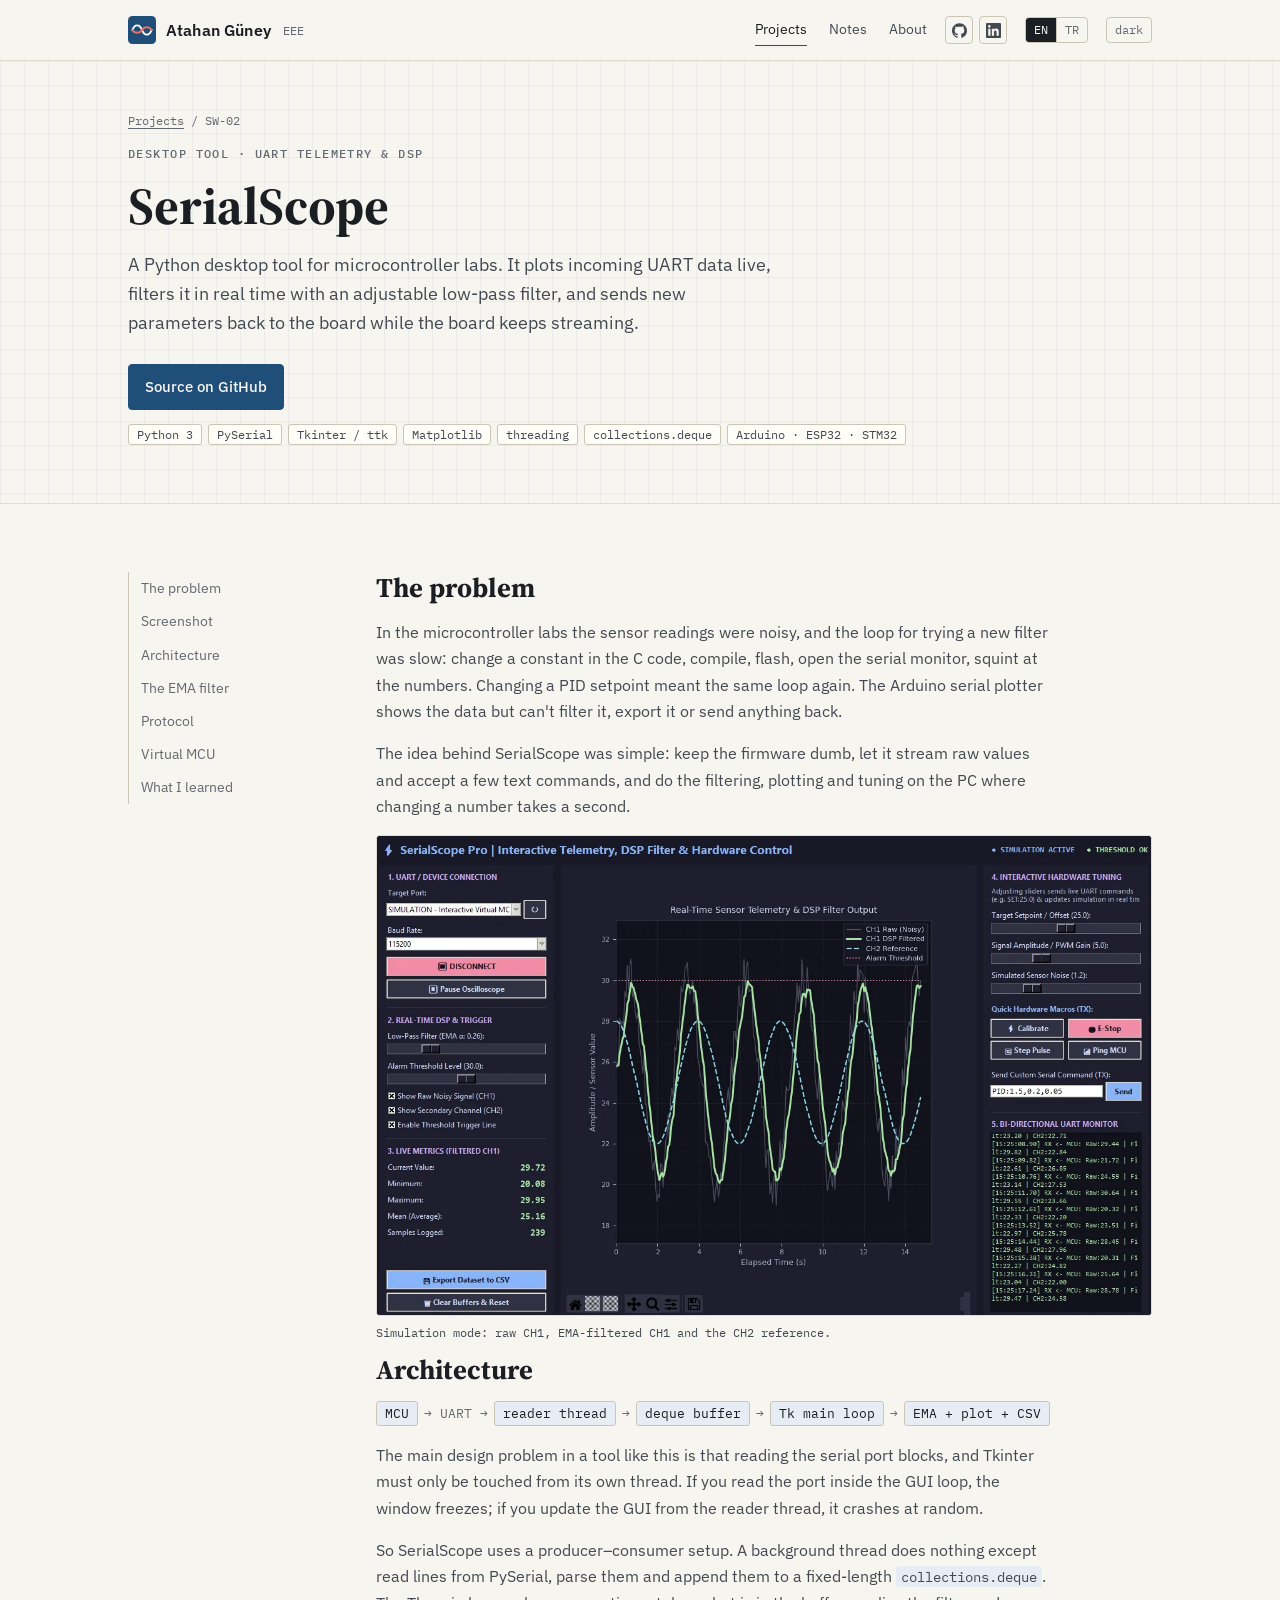
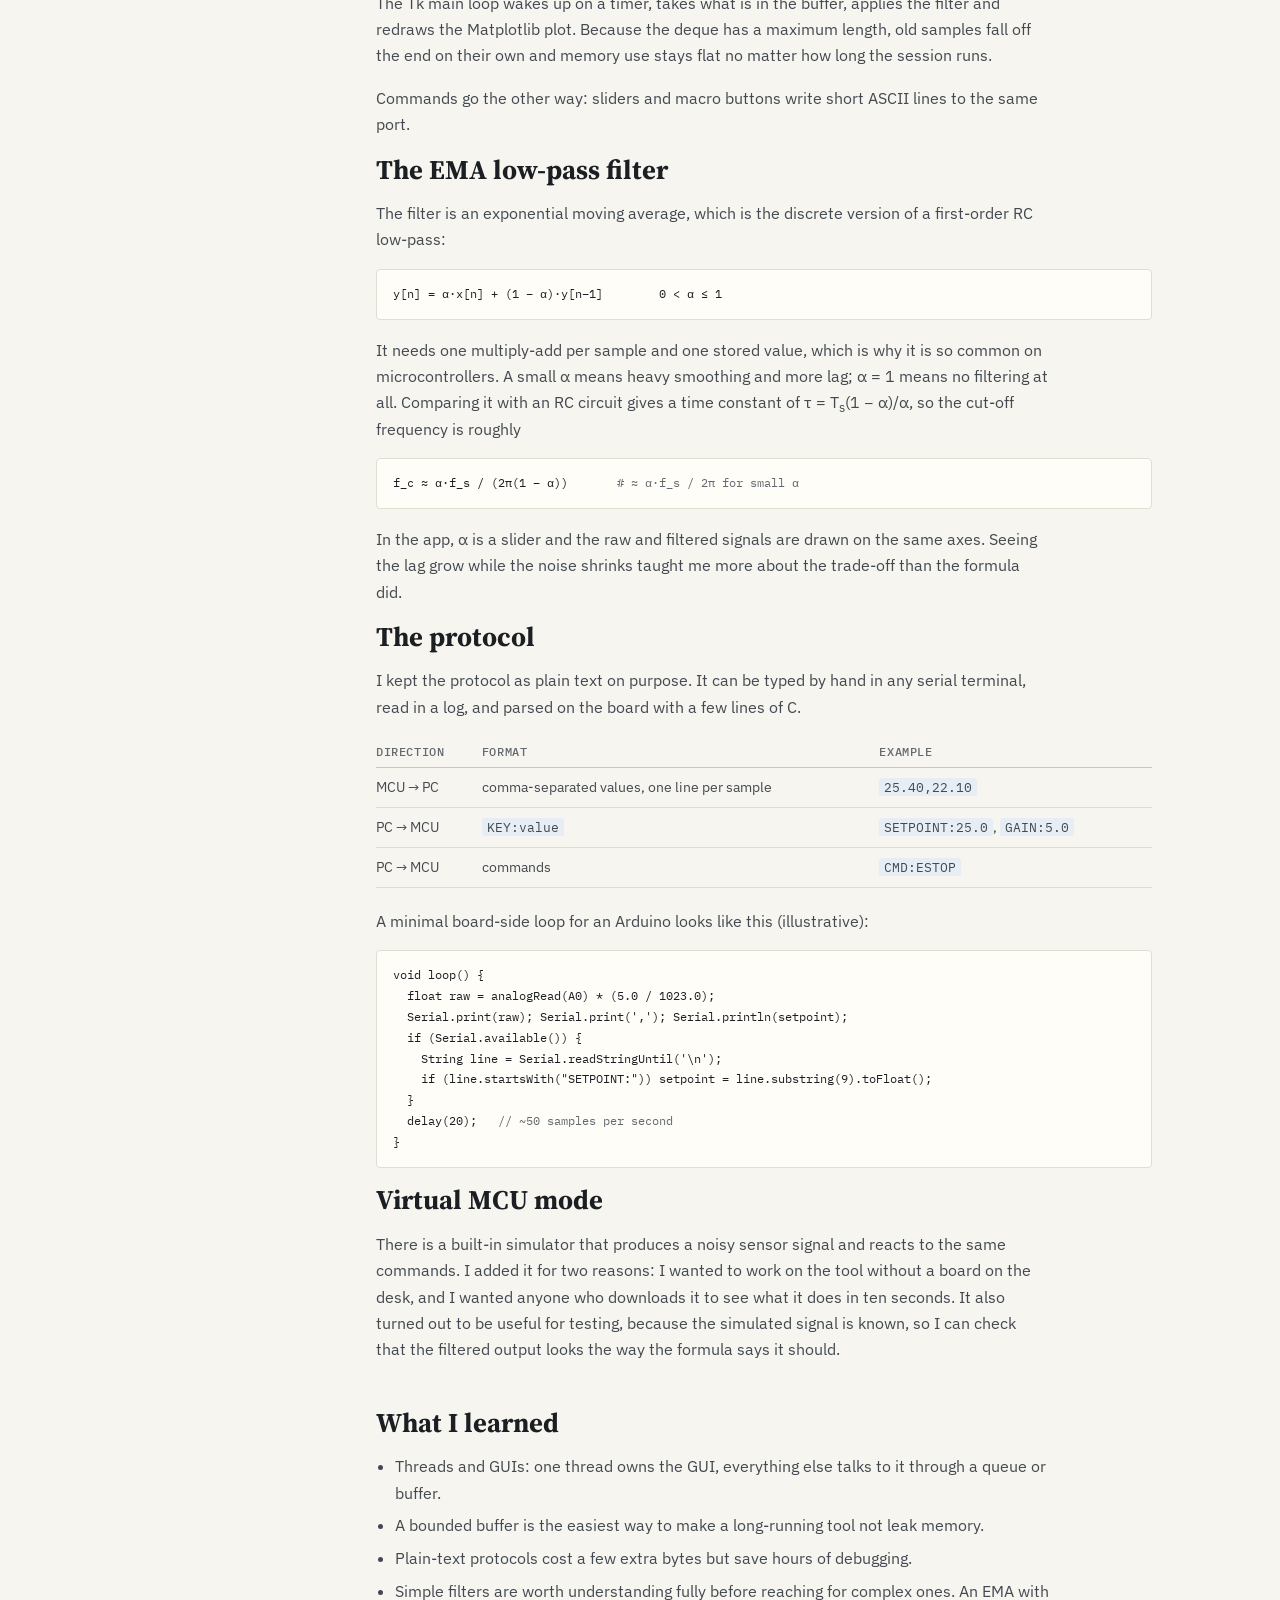
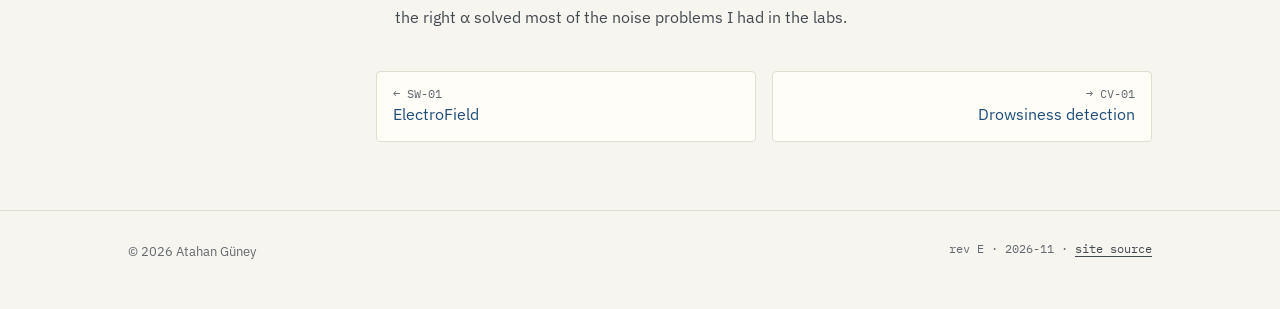
<file: projects/serialscope/index.html>
<!doctype html>
<html lang="en"
  data-title-en="SerialScope · how it works · Atahan Güney"
  data-title-tr="SerialScope · nasıl çalışıyor · Atahan Güney"
  data-desc-en="How SerialScope works: a Python desktop tool for UART telemetry with a real-time EMA low-pass filter, two-way commands to the microcontroller and a virtual MCU mode."
  data-desc-tr="SerialScope nasıl çalışıyor: gerçek zamanlı EMA alçak geçiren filtresi, mikrodenetleyiciye çift yönlü komutları ve sanal MCU modu olan, UART telemetrisi için bir Python masaüstü aracı.">
<head>
<meta charset="utf-8">
<meta name="viewport" content="width=device-width, initial-scale=1">
<script>(function(){var d=document.documentElement,l=null,t=null;try{l=new URLSearchParams(location.search).get('lang')||localStorage.getItem('lang');t=localStorage.getItem('theme')}catch(e){}if(l==='tr'){d.setAttribute('data-lang','tr');d.lang='tr'}if(t)d.setAttribute('data-theme',t)})()</script>
<title>SerialScope · how it works · Atahan Güney</title>
<meta name="description" content="How SerialScope works: a Python desktop tool for UART telemetry with a real-time EMA low-pass filter, two-way commands to the microcontroller and a virtual MCU mode.">
<meta name="author" content="Atahan Güney">
<meta name="theme-color" content="#1f4e79">
<link rel="canonical" href="https://atahanguney.github.io/projects/serialscope/">
<link rel="icon" href="/favicon.svg" type="image/svg+xml">
<meta property="og:type" content="article">
<meta property="og:title" content="SerialScope · how it works">
<meta property="og:description" content="UART telemetry, a real-time EMA filter and two-way control for microcontroller labs.">
<meta property="og:url" content="https://atahanguney.github.io/projects/serialscope/">
<meta property="og:image" content="https://atahanguney.github.io/assets/serialscope.jpg">
<meta name="twitter:card" content="summary_large_image">
<script type="application/ld+json">
{ "@context": "https://schema.org", "@type": "SoftwareSourceCode", "name": "SerialScope", "programmingLanguage": "Python", "codeRepository": "https://github.com/atahanguney/SerialScope", "author": { "@type": "Person", "name": "Atahan Güney", "url": "https://atahanguney.github.io/" } }
</script>
<link rel="preconnect" href="https://fonts.googleapis.com">
<link rel="preconnect" href="https://fonts.gstatic.com" crossorigin>
<link rel="stylesheet" href="https://fonts.googleapis.com/css2?family=IBM+Plex+Mono:wght@400;500&family=IBM+Plex+Sans:wght@400;500;600&family=Source+Serif+4:opsz,wght@8..60,600;8..60,700&display=swap">
<link rel="stylesheet" href="/assets/site.css?v=20261120">
<script data-goatcounter="https://atahan.goatcounter.com/count" async src="//gc.zgo.at/count.js"></script>
</head>
<body>
<a class="skip" href="#main"><span lang="en">Skip to content</span><span lang="tr">İçeriğe geç</span></a>
<header class="top">
  <div class="wrap">
    <a class="mark" href="/" aria-label="Atahan Güney">
      <svg width="28" height="28" viewBox="0 0 32 32" aria-hidden="true"><rect width="32" height="32" rx="5" fill="#1f4e79"/><path d="M5 16c2.75-7 8.25-7 11 0s8.25 7 11 0" stroke="#fff" stroke-width="2.2" fill="none" stroke-linecap="round"/><path d="M5 16c2.75 4.2 8.25 4.2 11 0s8.25-4.2 11 0" stroke="#e57368" stroke-width="2.2" fill="none" stroke-linecap="round"/></svg>
      <span>Atahan Güney</span><small>EEE</small>
    </a>
    <div class="right">
      <nav class="nav" id="nav" aria-label="Main">
        <a href="/projects/" aria-current="page"><span lang="en">Projects</span><span lang="tr">Projeler</span></a>
        <a href="/notes/"><span lang="en">Notes</span><span lang="tr">Notlar</span></a>
        <a href="/about/"><span lang="en">About</span><span lang="tr">Hakkımda</span></a>
      </nav>
      <span class="social"><a href="https://github.com/atahanguney" rel="me noopener" target="_blank" data-goatcounter-click="click-header-github" data-goatcounter-title="Header: GitHub" aria-label="GitHub: atahanguney" title="GitHub"><svg viewBox="0 0 24 24" aria-hidden="true"><path d="M12 .297c-6.63 0-12 5.373-12 12 0 5.303 3.438 9.8 8.205 11.385.6.113.82-.258.82-.577 0-.285-.01-1.04-.015-2.04-3.338.724-4.042-1.61-4.042-1.61C4.422 18.07 3.633 17.7 3.633 17.7c-1.087-.744.084-.729.084-.729 1.205.084 1.838 1.236 1.838 1.236 1.07 1.835 2.809 1.305 3.495.998.108-.776.417-1.305.76-1.605-2.665-.3-5.466-1.332-5.466-5.93 0-1.31.465-2.38 1.235-3.22-.135-.303-.54-1.523.105-3.176 0 0 1.005-.322 3.3 1.23.96-.267 1.98-.399 3-.405 1.02.006 2.04.138 3 .405 2.28-1.552 3.285-1.23 3.285-1.23.645 1.653.24 2.873.12 3.176.765.84 1.23 1.91 1.23 3.22 0 4.61-2.805 5.625-5.475 5.92.42.36.81 1.096.81 2.22 0 1.606-.015 2.896-.015 3.286 0 .315.21.69.825.57C20.565 22.092 24 17.592 24 12.297c0-6.627-5.373-12-12-12"/></svg></a><a href="https://www.linkedin.com/in/atahan-guney" rel="me noopener" target="_blank" data-goatcounter-click="click-header-linkedin" data-goatcounter-title="Header: LinkedIn" aria-label="LinkedIn: Atahan Güney" title="LinkedIn"><svg viewBox="0 0 24 24" aria-hidden="true"><path d="M20.447 20.452h-3.554v-5.569c0-1.328-.027-3.037-1.852-3.037-1.853 0-2.136 1.445-2.136 2.939v5.667H9.351V9h3.414v1.561h.046c.477-.9 1.637-1.85 3.37-1.85 3.601 0 4.267 2.37 4.267 5.455v6.286zM5.337 7.433c-1.144 0-2.063-.926-2.063-2.065 0-1.138.92-2.063 2.063-2.063 1.14 0 2.064.925 2.064 2.063 0 1.139-.925 2.065-2.064 2.065zm1.782 13.019H3.555V9h3.564v11.452zM22.225 0H1.771C.792 0 0 .774 0 1.729v20.542C0 23.227.792 24 1.771 24h20.451C23.2 24 24 23.227 24 22.271V1.729C24 .774 23.2 0 22.222 0h.003z"/></svg></a></span>
      <span class="switch" role="group" aria-label="Language / Dil"><a href="?lang=en" data-setlang="en" hreflang="en">EN</a><a href="?lang=tr" data-setlang="tr" hreflang="tr">TR</a></span>
      <button class="theme" id="theme" type="button" aria-label="Toggle colour theme">theme</button>
      <button class="theme menu-btn" id="menu" type="button" aria-expanded="false" aria-controls="nav">menu</button>
    </div>
  </div>
</header>

<main id="main">
  <div class="page-head">
    <div class="wrap">
      <p class="crumbs"><a href="/projects/"><span lang="en">Projects</span><span lang="tr">Projeler</span></a> / SW-02</p>
      <p class="eyebrow"><span lang="en">Desktop tool · UART telemetry &amp; DSP</span><span lang="tr">Masaüstü aracı · UART telemetrisi ve DSP</span></p>
      <h1>SerialScope</h1>
      <p class="lede" lang="en">A Python desktop tool for microcontroller labs. It plots incoming UART data live, filters it in real time with an adjustable low-pass filter, and sends new parameters back to the board while the board keeps streaming.</p>
      <p class="lede" lang="tr">Mikrodenetleyici laboratuvarları için bir Python masaüstü aracı. Gelen UART verisini canlı çiziyor, ayarlanabilir bir alçak geçiren filtreyle gerçek zamanlı filtreliyor ve kart veri göndermeye devam ederken ona yeni parametreler yolluyor.</p>
      <div class="cta">
        <a class="btn primary" href="https://github.com/atahanguney/SerialScope"><span lang="en">Source on GitHub</span><span lang="tr">GitHub'da kaynak kod</span></a>
      </div>
      <div class="chips"><span class="chip">Python 3</span><span class="chip">PySerial</span><span class="chip">Tkinter / ttk</span><span class="chip">Matplotlib</span><span class="chip">threading</span><span class="chip">collections.deque</span><span class="chip">Arduino · ESP32 · STM32</span></div>
    </div>
  </div>

  <section>
    <div class="wrap article">
      <nav class="toc" aria-label="On this page">
        <div lang="en"><a href="#problem">The problem</a><a href="#shot">Screenshot</a><a href="#arch">Architecture</a><a href="#ema">The EMA filter</a><a href="#protocol">Protocol</a><a href="#virtual">Virtual MCU</a><a href="#learned">What I learned</a></div>
        <div lang="tr"><a href="#tr-problem">Problem</a><a href="#tr-shot">Ekran görüntüsü</a><a href="#tr-arch">Mimari</a><a href="#tr-ema">EMA filtresi</a><a href="#tr-protocol">Protokol</a><a href="#tr-virtual">Sanal MCU</a><a href="#tr-learned">Ne öğrendim</a></div>
      </nav>

      <div class="prose">
        <div lang="en">
          <h2 id="problem">The problem</h2>
          <p>In the microcontroller labs the sensor readings were noisy, and the loop for trying a new filter was slow: change a constant in the C code, compile, flash, open the serial monitor, squint at the numbers. Changing a PID setpoint meant the same loop again. The Arduino serial plotter shows the data but can't filter it, export it or send anything back.</p>
          <p>The idea behind SerialScope was simple: keep the firmware dumb, let it stream raw values and accept a few text commands, and do the filtering, plotting and tuning on the PC where changing a number takes a second.</p>
        </div>
        <div lang="tr">
          <h2 id="tr-problem">Problem</h2>
          <p>Mikrodenetleyici laboratuvarlarında sensör okumaları gürültülüydü ve yeni bir filtreyi denemenin döngüsü yavaştı: C kodunda bir sabiti değiştir, derle, karta yükle, seri monitörü aç, sayılara göz kısarak bak. Bir PID ayar noktasını değiştirmek de aynı döngü demekti. Arduino'nun seri çizicisi veriyi gösteriyor ama filtreleyemiyor, dışa aktaramıyor ve karta bir şey gönderemiyor.</p>
          <p>SerialScope'un arkasındaki fikir basitti: firmware'i sade tut, ham değerleri göndersin ve birkaç metin komutunu kabul etsin; filtreleme, çizim ve ayarlamayı ise bir sayıyı değiştirmenin bir saniye sürdüğü PC tarafında yap.</p>
        </div>

        <div id="shot">
          <div class="shot">
            <picture>
              <source srcset="/assets/serialscope.webp" type="image/webp">
              <img src="/assets/serialscope.jpg" width="1238" height="766" loading="lazy" decoding="async" alt="SerialScope window: connection and DSP controls on the left, a live plot of a noisy raw signal, its EMA-filtered version and a reference channel in the centre, tuning sliders and a UART monitor on the right.">
            </picture>
          </div>
          <p class="figcap"><span lang="en">Simulation mode: raw CH1, EMA-filtered CH1 and the CH2 reference.</span><span lang="tr">Simülasyon modu: ham CH1, EMA ile filtrelenmiş CH1 ve CH2 referansı.</span></p>
        </div>

        <div lang="en">
          <h2 id="arch">Architecture</h2>
          <div class="chain" aria-label="Data flow"><span>MCU</span><span class="arr">→ UART →</span><span>reader thread</span><span class="arr">→</span><span>deque buffer</span><span class="arr">→</span><span>Tk main loop</span><span class="arr">→</span><span>EMA + plot + CSV</span></div>
          <p>The main design problem in a tool like this is that reading the serial port blocks, and Tkinter must only be touched from its own thread. If you read the port inside the GUI loop, the window freezes; if you update the GUI from the reader thread, it crashes at random.</p>
          <p>So SerialScope uses a producer–consumer setup. A background thread does nothing except read lines from PySerial, parse them and append them to a fixed-length <code>collections.deque</code>. The Tk main loop wakes up on a timer, takes what is in the buffer, applies the filter and redraws the Matplotlib plot. Because the deque has a maximum length, old samples fall off the end on their own and memory use stays flat no matter how long the session runs.</p>
          <p>Commands go the other way: sliders and macro buttons write short ASCII lines to the same port.</p>
        </div>
        <div lang="tr">
          <h2 id="tr-arch">Mimari</h2>
          <div class="chain" aria-label="Veri akışı"><span>MCU</span><span class="arr">→ UART →</span><span>okuyucu thread</span><span class="arr">→</span><span>deque tamponu</span><span class="arr">→</span><span>Tk ana döngüsü</span><span class="arr">→</span><span>EMA + grafik + CSV</span></div>
          <p>Bu tür bir araçtaki asıl tasarım problemi şu: seri portu okumak bloklayan bir işlem, Tkinter'a ise sadece kendi thread'inden dokunulmalı. Portu GUI döngüsünün içinde okursanız pencere donuyor; GUI'yi okuyucu thread'den güncellerseniz rastgele çöküyor.</p>
          <p>Bu yüzden SerialScope üretici-tüketici yapısı kullanıyor. Arka plandaki bir thread sadece PySerial'den satır okuyor, ayrıştırıyor ve sabit uzunluklu bir <code>collections.deque</code>'ya ekliyor. Tk ana döngüsü bir zamanlayıcıyla uyanıyor, tamponda ne varsa alıyor, filtreyi uyguluyor ve Matplotlib grafiğini yeniden çiziyor. Deque'nun bir maksimum uzunluğu olduğu için eski örnekler kendiliğinden düşüyor ve oturum ne kadar uzun sürerse sürsün bellek kullanımı sabit kalıyor.</p>
          <p>Komutlar ters yönde gidiyor: kaydırıcılar ve makro butonları aynı porta kısa ASCII satırları yazıyor.</p>
        </div>

        <div lang="en">
          <h2 id="ema">The EMA low-pass filter</h2>
          <p>The filter is an exponential moving average, which is the discrete version of a first-order RC low-pass:</p>
          <pre><code>y[n] = α·x[n] + (1 − α)·y[n−1]        0 &lt; α ≤ 1</code></pre>
          <p>It needs one multiply-add per sample and one stored value, which is why it is so common on microcontrollers. A small α means heavy smoothing and more lag; α = 1 means no filtering at all. Comparing it with an RC circuit gives a time constant of τ = T<sub>s</sub>(1 − α)/α, so the cut-off frequency is roughly</p>
          <pre><code>f_c ≈ α·f_s / (2π(1 − α))       <span class="cmt"># ≈ α·f_s / 2π for small α</span></code></pre>
          <p>In the app, α is a slider and the raw and filtered signals are drawn on the same axes. Seeing the lag grow while the noise shrinks taught me more about the trade-off than the formula did.</p>
        </div>
        <div lang="tr">
          <h2 id="tr-ema">EMA alçak geçiren filtresi</h2>
          <p>Filtre, birinci dereceden RC alçak geçiren filtrenin ayrık hali olan üstel hareketli ortalama:</p>
          <pre><code>y[n] = α·x[n] + (1 − α)·y[n−1]        0 &lt; α ≤ 1</code></pre>
          <p>Örnek başına bir çarpma-toplama ve saklanan tek bir değer istiyor; mikrodenetleyicilerde bu kadar yaygın olmasının sebebi de bu. Küçük α daha güçlü yumuşatma ve daha fazla gecikme demek; α = 1 ise hiç filtreleme yok demek. Bir RC devresiyle karşılaştırınca zaman sabiti τ = T<sub>s</sub>(1 − α)/α çıkıyor, yani kesim frekansı yaklaşık olarak</p>
          <pre><code>f_c ≈ α·f_s / (2π(1 − α))       <span class="cmt"># küçük α için ≈ α·f_s / 2π</span></code></pre>
          <p>Uygulamada α bir kaydırıcı ve ham sinyal ile filtrelenmiş sinyal aynı eksende çiziliyor. Gürültü azalırken gecikmenin arttığını gözle görmek, bu ödünleşimi bana formülden daha iyi öğretti.</p>
        </div>

        <div lang="en">
          <h2 id="protocol">The protocol</h2>
          <p>I kept the protocol as plain text on purpose. It can be typed by hand in any serial terminal, read in a log, and parsed on the board with a few lines of C.</p>
          <div class="tscroll"><table class="t">
            <tr><th>Direction</th><th>Format</th><th>Example</th></tr>
            <tr><td>MCU → PC</td><td>comma-separated values, one line per sample</td><td><code>25.40,22.10</code></td></tr>
            <tr><td>PC → MCU</td><td><code>KEY:value</code></td><td><code>SETPOINT:25.0</code>, <code>GAIN:5.0</code></td></tr>
            <tr><td>PC → MCU</td><td>commands</td><td><code>CMD:ESTOP</code></td></tr>
          </table></div>
          <p>A minimal board-side loop for an Arduino looks like this (illustrative):</p>
          <pre><code>void loop() {
  float raw = analogRead(A0) * (5.0 / 1023.0);
  Serial.print(raw); Serial.print(','); Serial.println(setpoint);
  if (Serial.available()) {
    String line = Serial.readStringUntil('\n');
    if (line.startsWith("SETPOINT:")) setpoint = line.substring(9).toFloat();
  }
  delay(20);   <span class="cmt">// ~50 samples per second</span>
}</code></pre>
        </div>
        <div lang="tr">
          <h2 id="tr-protocol">Protokol</h2>
          <p>Protokolü bilerek düz metin olarak tuttum. Herhangi bir seri terminalde elle yazılabiliyor, log'da okunabiliyor ve kartta birkaç satır C ile ayrıştırılabiliyor.</p>
          <div class="tscroll"><table class="t">
            <tr><th>Yön</th><th>Biçim</th><th>Örnek</th></tr>
            <tr><td>MCU → PC</td><td>virgülle ayrılmış değerler, her örnek bir satır</td><td><code>25.40,22.10</code></td></tr>
            <tr><td>PC → MCU</td><td><code>ANAHTAR:değer</code></td><td><code>SETPOINT:25.0</code>, <code>GAIN:5.0</code></td></tr>
            <tr><td>PC → MCU</td><td>komutlar</td><td><code>CMD:ESTOP</code></td></tr>
          </table></div>
          <p>Bir Arduino için en basit kart tarafı döngüsü şöyle görünüyor (örnek amaçlı):</p>
          <pre><code>void loop() {
  float raw = analogRead(A0) * (5.0 / 1023.0);
  Serial.print(raw); Serial.print(','); Serial.println(setpoint);
  if (Serial.available()) {
    String line = Serial.readStringUntil('\n');
    if (line.startsWith("SETPOINT:")) setpoint = line.substring(9).toFloat();
  }
  delay(20);   <span class="cmt">// saniyede ~50 örnek</span>
}</code></pre>
        </div>

        <div lang="en">
          <h2 id="virtual">Virtual MCU mode</h2>
          <p>There is a built-in simulator that produces a noisy sensor signal and reacts to the same commands. I added it for two reasons: I wanted to work on the tool without a board on the desk, and I wanted anyone who downloads it to see what it does in ten seconds. It also turned out to be useful for testing, because the simulated signal is known, so I can check that the filtered output looks the way the formula says it should.</p>
          <h2 id="learned">What I learned</h2>
          <ul>
            <li>Threads and GUIs: one thread owns the GUI, everything else talks to it through a queue or buffer.</li>
            <li>A bounded buffer is the easiest way to make a long-running tool not leak memory.</li>
            <li>Plain-text protocols cost a few extra bytes but save hours of debugging.</li>
            <li>Simple filters are worth understanding fully before reaching for complex ones. An EMA with the right α solved most of the noise problems I had in the labs.</li>
          </ul>
        </div>
        <div lang="tr">
          <h2 id="tr-virtual">Sanal MCU modu</h2>
          <p>Gürültülü bir sensör sinyali üreten ve aynı komutlara tepki veren yerleşik bir simülatör var. Bunu iki sebeple ekledim: masada kart olmadan da araç üzerinde çalışabilmek istedim ve indiren herkesin aracın ne yaptığını on saniyede görebilmesini istedim. Test için de faydalı oldu, çünkü simüle edilen sinyal bilindiği için filtrelenmiş çıktının formülün söylediği gibi görünüp görünmediğini kontrol edebiliyorum.</p>
          <h2 id="tr-learned">Ne öğrendim</h2>
          <ul>
            <li>Thread'ler ve arayüzler: arayüzün sahibi tek bir thread'dir, diğer her şey onunla bir kuyruk ya da tampon üzerinden konuşur.</li>
            <li>Uzun süre çalışan bir aracın bellek sızdırmaması için en kolay yol sınırlı bir tampon kullanmak.</li>
            <li>Düz metin protokoller birkaç byte fazlaya mal oluyor ama saatlerce hata ayıklamaktan kurtarıyor.</li>
            <li>Karmaşık filtrelere geçmeden önce basit olanları tam olarak anlamak gerekiyor. Doğru α değeriyle bir EMA, laboratuvarlarda yaşadığım gürültü problemlerinin çoğunu çözdü.</li>
          </ul>
        </div>

        <div class="next" style="margin-top:40px">
          <a href="/projects/electrofield/"><small>← SW-01</small>ElectroField</a>
          <a href="/projects/drowsiness/"><small>→ CV-01</small><span lang="en">Drowsiness detection</span><span lang="tr">Yorgunluk tespiti</span></a>
        </div>
      </div>
    </div>
  </section>
</main>

<footer>
  <div class="wrap">
    <span>© <span id="year">2026</span> Atahan Güney</span>
    <span class="rev">rev E · 2026-11 · <a href="https://github.com/atahanguney/atahanguney.github.io"><span lang="en">site source</span><span lang="tr">site kaynak kodu</span></a></span>
  </div>
</footer>
<script src="/assets/site.js?v=20261120" defer></script>
</body>
</html>
</file>
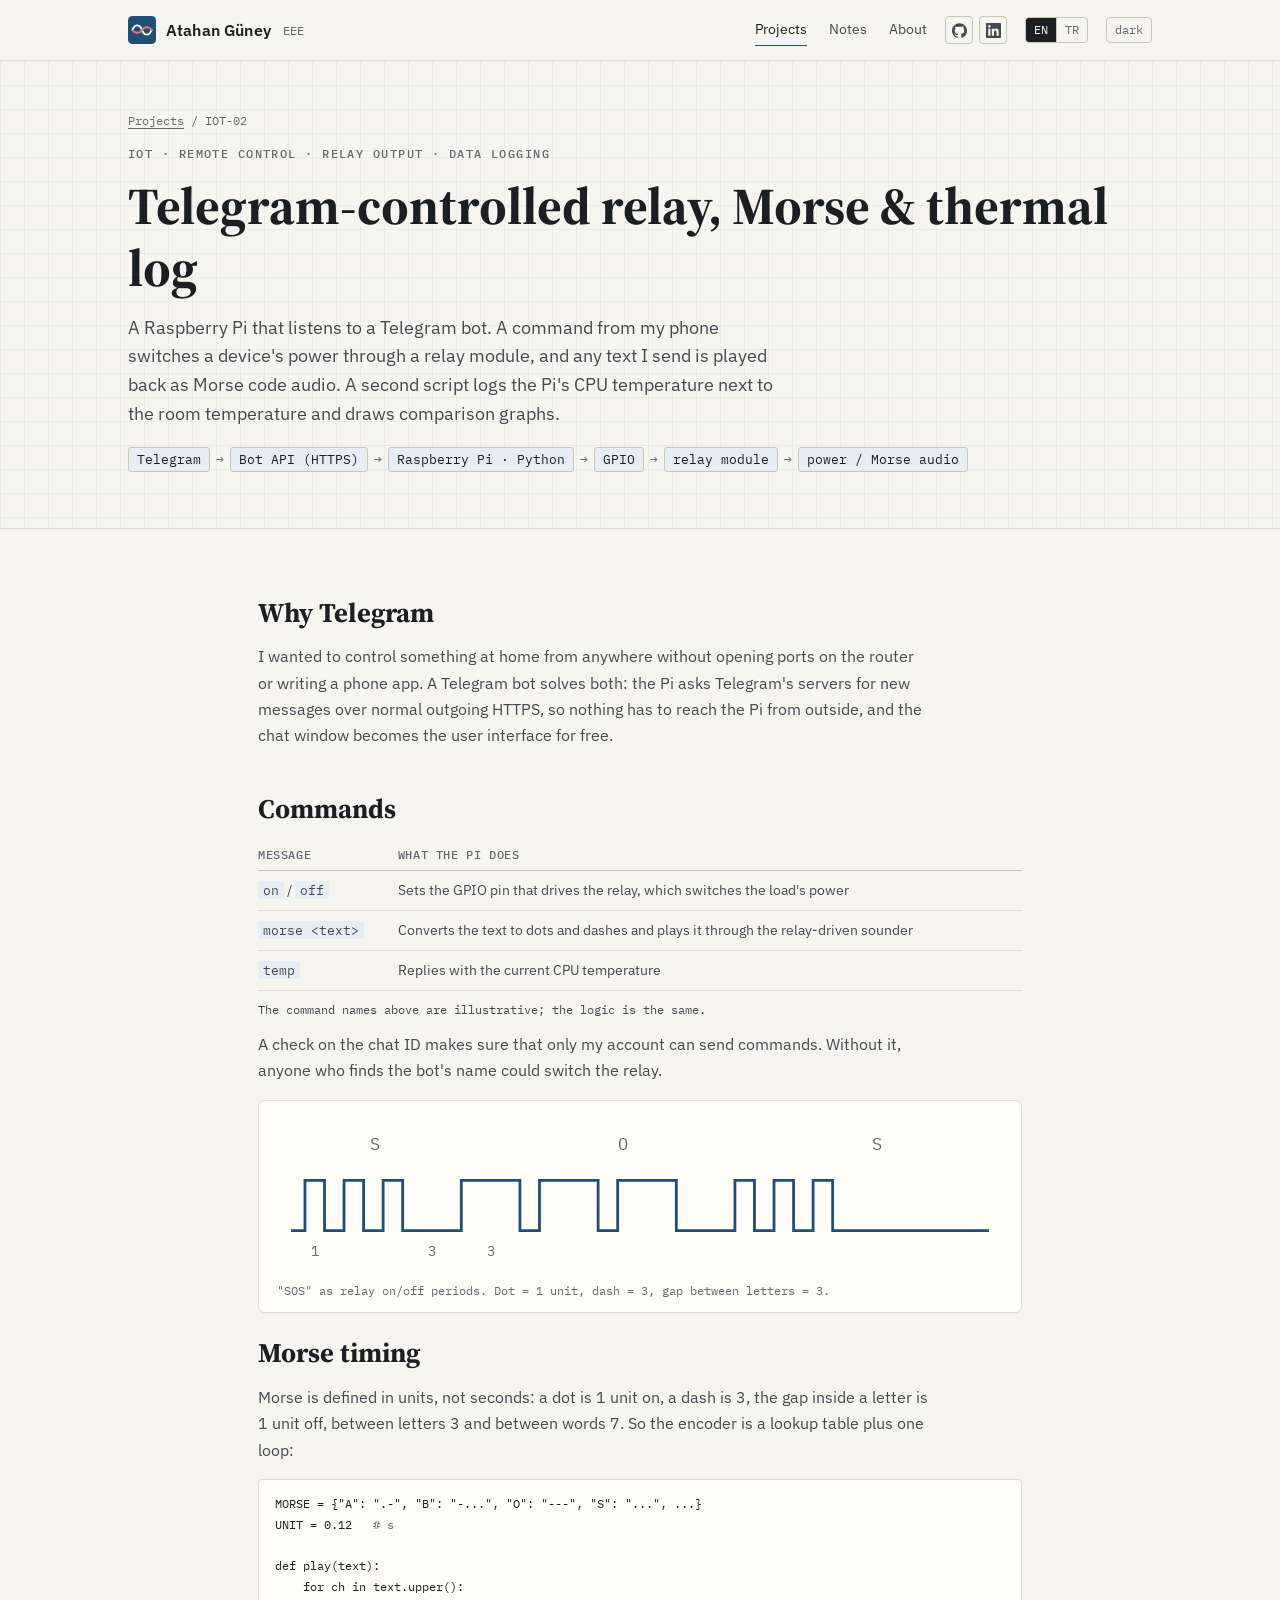
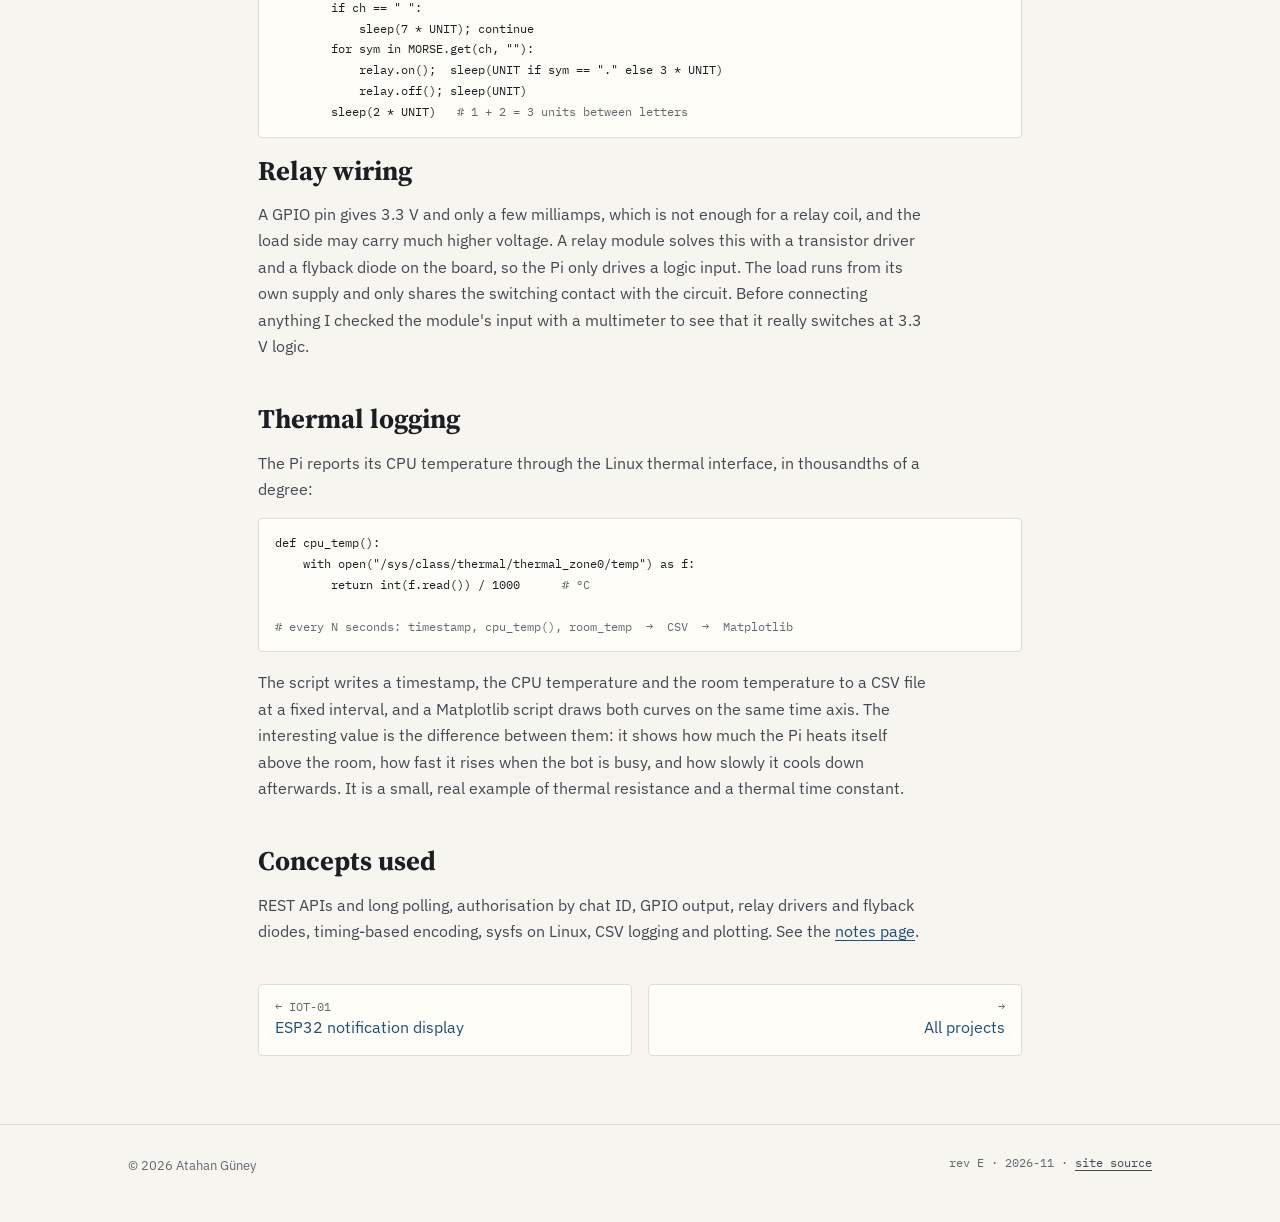
<file: projects/telegram-morse/index.html>
<!doctype html>
<html lang="en"
  data-title-en="Telegram-controlled relay, Morse &amp; thermal log · Atahan Güney"
  data-title-tr="Telegram kontrollü röle, Mors ve sıcaklık kaydı · Atahan Güney"
  data-desc-en="A Raspberry Pi IoT system: a Telegram bot switches power through a relay module and turns text into Morse code audio, while a logger compares the CPU temperature with the room temperature."
  data-desc-tr="Bir Raspberry Pi IoT sistemi: Telegram botu röle modülü üzerinden gücü açıp kapatıyor ve metni Mors kodu sesine çeviriyor; bir kayıt scripti de CPU sıcaklığını oda sıcaklığıyla karşılaştırıyor.">
<head>
<meta charset="utf-8">
<meta name="viewport" content="width=device-width, initial-scale=1">
<script>(function(){var d=document.documentElement,l=null,t=null;try{l=new URLSearchParams(location.search).get('lang')||localStorage.getItem('lang');t=localStorage.getItem('theme')}catch(e){}if(l==='tr'){d.setAttribute('data-lang','tr');d.lang='tr'}if(t)d.setAttribute('data-theme',t)})()</script>
<title>Telegram-controlled relay, Morse &amp; thermal log · Atahan Güney</title>
<meta name="description" content="A Raspberry Pi IoT system: a Telegram bot switches power through a relay module and turns text into Morse code audio, while a logger compares the CPU temperature with the room temperature.">
<meta name="author" content="Atahan Güney">
<meta name="theme-color" content="#1f4e79">
<link rel="canonical" href="https://atahanguney.github.io/projects/telegram-morse/">
<link rel="icon" href="/favicon.svg" type="image/svg+xml">
<meta property="og:type" content="article">
<meta property="og:title" content="Telegram-controlled relay, Morse &amp; thermal log">
<meta property="og:url" content="https://atahanguney.github.io/projects/telegram-morse/">
<meta property="og:image" content="https://atahanguney.github.io/assets/og.png">
<link rel="preconnect" href="https://fonts.googleapis.com">
<link rel="preconnect" href="https://fonts.gstatic.com" crossorigin>
<link rel="stylesheet" href="https://fonts.googleapis.com/css2?family=IBM+Plex+Mono:wght@400;500&family=IBM+Plex+Sans:wght@400;500;600&family=Source+Serif+4:opsz,wght@8..60,600;8..60,700&display=swap">
<link rel="stylesheet" href="/assets/site.css?v=20261120">
<script data-goatcounter="https://atahan.goatcounter.com/count" async src="//gc.zgo.at/count.js"></script>
</head>
<body>
<a class="skip" href="#main"><span lang="en">Skip to content</span><span lang="tr">İçeriğe geç</span></a>
<header class="top">
  <div class="wrap">
    <a class="mark" href="/" aria-label="Atahan Güney">
      <svg width="28" height="28" viewBox="0 0 32 32" aria-hidden="true"><rect width="32" height="32" rx="5" fill="#1f4e79"/><path d="M5 16c2.75-7 8.25-7 11 0s8.25 7 11 0" stroke="#fff" stroke-width="2.2" fill="none" stroke-linecap="round"/><path d="M5 16c2.75 4.2 8.25 4.2 11 0s8.25-4.2 11 0" stroke="#e57368" stroke-width="2.2" fill="none" stroke-linecap="round"/></svg>
      <span>Atahan Güney</span><small>EEE</small>
    </a>
    <div class="right">
      <nav class="nav" id="nav" aria-label="Main">
        <a href="/projects/" aria-current="page"><span lang="en">Projects</span><span lang="tr">Projeler</span></a>
        <a href="/notes/"><span lang="en">Notes</span><span lang="tr">Notlar</span></a>
        <a href="/about/"><span lang="en">About</span><span lang="tr">Hakkımda</span></a>
      </nav>
      <span class="social"><a href="https://github.com/atahanguney" rel="me noopener" target="_blank" data-goatcounter-click="click-header-github" data-goatcounter-title="Header: GitHub" aria-label="GitHub: atahanguney" title="GitHub"><svg viewBox="0 0 24 24" aria-hidden="true"><path d="M12 .297c-6.63 0-12 5.373-12 12 0 5.303 3.438 9.8 8.205 11.385.6.113.82-.258.82-.577 0-.285-.01-1.04-.015-2.04-3.338.724-4.042-1.61-4.042-1.61C4.422 18.07 3.633 17.7 3.633 17.7c-1.087-.744.084-.729.084-.729 1.205.084 1.838 1.236 1.838 1.236 1.07 1.835 2.809 1.305 3.495.998.108-.776.417-1.305.76-1.605-2.665-.3-5.466-1.332-5.466-5.93 0-1.31.465-2.38 1.235-3.22-.135-.303-.54-1.523.105-3.176 0 0 1.005-.322 3.3 1.23.96-.267 1.98-.399 3-.405 1.02.006 2.04.138 3 .405 2.28-1.552 3.285-1.23 3.285-1.23.645 1.653.24 2.873.12 3.176.765.84 1.23 1.91 1.23 3.22 0 4.61-2.805 5.625-5.475 5.92.42.36.81 1.096.81 2.22 0 1.606-.015 2.896-.015 3.286 0 .315.21.69.825.57C20.565 22.092 24 17.592 24 12.297c0-6.627-5.373-12-12-12"/></svg></a><a href="https://www.linkedin.com/in/atahan-guney" rel="me noopener" target="_blank" data-goatcounter-click="click-header-linkedin" data-goatcounter-title="Header: LinkedIn" aria-label="LinkedIn: Atahan Güney" title="LinkedIn"><svg viewBox="0 0 24 24" aria-hidden="true"><path d="M20.447 20.452h-3.554v-5.569c0-1.328-.027-3.037-1.852-3.037-1.853 0-2.136 1.445-2.136 2.939v5.667H9.351V9h3.414v1.561h.046c.477-.9 1.637-1.85 3.37-1.85 3.601 0 4.267 2.37 4.267 5.455v6.286zM5.337 7.433c-1.144 0-2.063-.926-2.063-2.065 0-1.138.92-2.063 2.063-2.063 1.14 0 2.064.925 2.064 2.063 0 1.139-.925 2.065-2.064 2.065zm1.782 13.019H3.555V9h3.564v11.452zM22.225 0H1.771C.792 0 0 .774 0 1.729v20.542C0 23.227.792 24 1.771 24h20.451C23.2 24 24 23.227 24 22.271V1.729C24 .774 23.2 0 22.222 0h.003z"/></svg></a></span>
      <span class="switch" role="group" aria-label="Language / Dil"><a href="?lang=en" data-setlang="en" hreflang="en">EN</a><a href="?lang=tr" data-setlang="tr" hreflang="tr">TR</a></span>
      <button class="theme" id="theme" type="button" aria-label="Toggle colour theme">theme</button>
      <button class="theme menu-btn" id="menu" type="button" aria-expanded="false" aria-controls="nav">menu</button>
    </div>
  </div>
</header>

<main id="main">
  <div class="page-head">
    <div class="wrap">
      <p class="crumbs"><a href="/projects/"><span lang="en">Projects</span><span lang="tr">Projeler</span></a> / IOT-02</p>
      <p class="eyebrow"><span lang="en">IoT · remote control · relay output · data logging</span><span lang="tr">IoT · uzaktan kontrol · röle çıkışı · veri kaydı</span></p>
      <h1><span lang="en">Telegram-controlled relay, Morse &amp; thermal log</span><span lang="tr">Telegram kontrollü röle, Mors ve sıcaklık kaydı</span></h1>
      <p class="lede" lang="en">A Raspberry Pi that listens to a Telegram bot. A command from my phone switches a device's power through a relay module, and any text I send is played back as Morse code audio. A second script logs the Pi's CPU temperature next to the room temperature and draws comparison graphs.</p>
      <p class="lede" lang="tr">Bir Telegram botunu dinleyen bir Raspberry Pi. Telefonumdan gönderdiğim bir komut, röle modülü üzerinden bir cihazın gücünü açıp kapatıyor; gönderdiğim her metin de Mors kodu sesi olarak çalınıyor. İkinci bir script de Pi'nin CPU sıcaklığını oda sıcaklığıyla birlikte kaydedip karşılaştırma grafikleri çiziyor.</p>
      <div class="chain" aria-label="Signal chain"><span>Telegram</span><span class="arr">→</span><span>Bot API (HTTPS)</span><span class="arr">→</span><span>Raspberry Pi · Python</span><span class="arr">→</span><span>GPIO</span><span class="arr">→</span><span lang="en">relay module</span><span lang="tr">röle modülü</span><span class="arr">→</span><span lang="en">power / Morse audio</span><span lang="tr">güç / Mors sesi</span></div>
    </div>
  </div>

  <section>
    <div class="wrap narrow prose">
      <div lang="en">
        <h2>Why Telegram</h2>
        <p>I wanted to control something at home from anywhere without opening ports on the router or writing a phone app. A Telegram bot solves both: the Pi asks Telegram's servers for new messages over normal outgoing HTTPS, so nothing has to reach the Pi from outside, and the chat window becomes the user interface for free.</p>
        <h2>Commands</h2>
        <div class="tscroll"><table class="t">
          <tr><th>Message</th><th>What the Pi does</th></tr>
          <tr><td><code>on</code> / <code>off</code></td><td>Sets the GPIO pin that drives the relay, which switches the load's power</td></tr>
          <tr><td><code>morse &lt;text&gt;</code></td><td>Converts the text to dots and dashes and plays it through the relay-driven sounder</td></tr>
          <tr><td><code>temp</code></td><td>Replies with the current CPU temperature</td></tr>
        </table></div>
        <p class="figcap" style="margin-top:-10px">The command names above are illustrative; the logic is the same.</p>
        <p>A check on the chat ID makes sure that only my account can send commands. Without it, anyone who finds the bot's name could switch the relay.</p>
      </div>
      <div lang="tr">
        <h2>Neden Telegram</h2>
        <p>Evdeki bir şeyi, modemde port açmadan ya da bir telefon uygulaması yazmadan her yerden kontrol etmek istedim. Telegram botu ikisini birden çözüyor: Pi, normal giden HTTPS bağlantısıyla Telegram sunucularına yeni mesaj olup olmadığını soruyor, yani dışarıdan Pi'ye hiçbir şeyin ulaşması gerekmiyor; sohbet penceresi de bedavaya kullanıcı arayüzü oluyor.</p>
        <h2>Komutlar</h2>
        <div class="tscroll"><table class="t">
          <tr><th>Mesaj</th><th>Pi ne yapıyor</th></tr>
          <tr><td><code>on</code> / <code>off</code></td><td>Röleyi süren GPIO pinini ayarlıyor, röle de yükün gücünü açıp kapatıyor</td></tr>
          <tr><td><code>morse &lt;metin&gt;</code></td><td>Metni nokta ve çizgilere çevirip röleyle sürülen ses elemanından çalıyor</td></tr>
          <tr><td><code>temp</code></td><td>Anlık CPU sıcaklığıyla cevap veriyor</td></tr>
        </table></div>
        <p class="figcap" style="margin-top:-10px">Yukarıdaki komut adları örnek amaçlı; mantık aynı.</p>
        <p>Sohbet kimliği (chat ID) kontrolü, komutları sadece benim hesabımın gönderebilmesini sağlıyor. Bu olmadan botun adını bulan herkes röleyi açıp kapatabilirdi.</p>
      </div>

      <figure class="figure" style="margin:4px 0 24px">
        <svg viewBox="0 0 520 110" role="img" aria-label="The word SOS in Morse: three dots, three dashes, three dots, drawn as on and off periods of the relay.">
          <g font-family="IBM Plex Mono, monospace" font-size="12" style="fill:var(--ink-3)"><text x="70" y="22" text-anchor="middle">S</text><text x="248" y="22" text-anchor="middle">O</text><text x="430" y="22" text-anchor="middle">S</text></g>
          <path fill="none" style="stroke:var(--accent)" stroke-width="2" d="M10 80 H20 V44 H34 V80 H48 V44 H62 V80 H76 V44 H90 V80 H132 V44 H174 V80 H188 V44 H230 V80 H244 V44 H286 V80 H328 V44 H342 V80 H356 V44 H370 V80 H384 V44 H398 V80 H510"/>
          <g font-family="IBM Plex Mono, monospace" font-size="10" style="fill:var(--ink-3)"><text x="27" y="98" text-anchor="middle">1</text><text x="111" y="98" text-anchor="middle">3</text><text x="153" y="98" text-anchor="middle">3</text></g>
        </svg>
        <figcaption class="figcap"><span lang="en">"SOS" as relay on/off periods. Dot = 1 unit, dash = 3, gap between letters = 3.</span><span lang="tr">Röle açık/kapalı süreleri olarak "SOS". Nokta = 1 birim, çizgi = 3, harfler arası boşluk = 3.</span></figcaption>
      </figure>

      <div lang="en">
        <h2>Morse timing</h2>
        <p>Morse is defined in units, not seconds: a dot is 1 unit on, a dash is 3, the gap inside a letter is 1 unit off, between letters 3 and between words 7. So the encoder is a lookup table plus one loop:</p>
      </div>
      <div lang="tr">
        <h2>Mors zamanlaması</h2>
        <p>Mors saniyeyle değil, birimle tanımlanıyor: nokta 1 birim açık, çizgi 3 birim; harf içindeki boşluk 1 birim kapalı, harfler arası 3, kelimeler arası 7. Yani kodlayıcı bir tablo ve tek bir döngüden ibaret:</p>
      </div>
      <pre><code>MORSE = {"A": ".-", "B": "-...", "O": "---", "S": "...", ...}
UNIT = 0.12   <span class="cmt"># s</span>

def play(text):
    for ch in text.upper():
        if ch == " ":
            sleep(7 * UNIT); continue
        for sym in MORSE.get(ch, ""):
            relay.on();  sleep(UNIT if sym == "." else 3 * UNIT)
            relay.off(); sleep(UNIT)
        sleep(2 * UNIT)   <span class="cmt"># 1 + 2 = 3 units between letters</span></code></pre>

      <div lang="en">
        <h2>Relay wiring</h2>
        <p>A GPIO pin gives 3.3 V and only a few milliamps, which is not enough for a relay coil, and the load side may carry much higher voltage. A relay module solves this with a transistor driver and a flyback diode on the board, so the Pi only drives a logic input. The load runs from its own supply and only shares the switching contact with the circuit. Before connecting anything I checked the module's input with a multimeter to see that it really switches at 3.3 V logic.</p>
        <h2>Thermal logging</h2>
        <p>The Pi reports its CPU temperature through the Linux thermal interface, in thousandths of a degree:</p>
      </div>
      <div lang="tr">
        <h2>Röle bağlantısı</h2>
        <p>Bir GPIO pini 3.3 V ve sadece birkaç miliamper veriyor; bu bir röle bobini için yetmiyor ve yük tarafında çok daha yüksek bir gerilim olabiliyor. Röle modülü bunu üzerindeki transistör sürücüsü ve flyback diyotuyla çözüyor; böylece Pi sadece bir lojik girişi sürüyor. Yük kendi kaynağından besleniyor ve devreyle sadece anahtarlama kontağını paylaşıyor. Herhangi bir şeyi bağlamadan önce modülün girişini multimetreyle kontrol edip 3.3 V lojikle gerçekten anahtarladığını gördüm.</p>
        <h2>Sıcaklık kaydı</h2>
        <p>Pi, CPU sıcaklığını Linux'un thermal arayüzü üzerinden derecenin binde biri cinsinden veriyor:</p>
      </div>
      <pre><code>def cpu_temp():
    with open("/sys/class/thermal/thermal_zone0/temp") as f:
        return int(f.read()) / 1000      <span class="cmt"># °C</span>

<span class="cmt"># every N seconds: timestamp, cpu_temp(), room_temp  →  CSV  →  Matplotlib</span></code></pre>
      <div lang="en">
        <p>The script writes a timestamp, the CPU temperature and the room temperature to a CSV file at a fixed interval, and a Matplotlib script draws both curves on the same time axis. The interesting value is the difference between them: it shows how much the Pi heats itself above the room, how fast it rises when the bot is busy, and how slowly it cools down afterwards. It is a small, real example of thermal resistance and a thermal time constant.</p>
        <h2>Concepts used</h2>
        <p>REST APIs and long polling, authorisation by chat ID, GPIO output, relay drivers and flyback diodes, timing-based encoding, sysfs on Linux, CSV logging and plotting. See the <a href="/notes/">notes page</a>.</p>
      </div>
      <div lang="tr">
        <p>Script, sabit aralıklarla zaman damgasını, CPU sıcaklığını ve oda sıcaklığını bir CSV dosyasına yazıyor; bir Matplotlib scripti de iki eğriyi aynı zaman ekseninde çiziyor. Asıl ilginç olan aralarındaki fark: Pi'nin kendini odanın ne kadar üstüne ısıttığını, bot meşgulken sıcaklığın ne kadar hızlı yükseldiğini ve sonra ne kadar yavaş soğuduğunu gösteriyor. Isıl direnç ve ısıl zaman sabitinin küçük ama gerçek bir örneği.</p>
        <h2>Kullanılan kavramlar</h2>
        <p>REST API ve long polling, chat ID ile yetkilendirme, GPIO çıkışı, röle sürücüleri ve flyback diyotları, zamanlamaya dayalı kodlama, Linux'ta sysfs, CSV kaydı ve grafik çizimi. <a href="/notes/">Notlar sayfasına</a> bakabilirsiniz.</p>
      </div>

      <div class="next" style="margin-top:40px">
        <a href="/projects/ble-display/"><small>← IOT-01</small><span lang="en">ESP32 notification display</span><span lang="tr">ESP32 bildirim ekranı</span></a>
        <a href="/projects/"><small>→</small><span lang="en">All projects</span><span lang="tr">Tüm projeler</span></a>
      </div>
    </div>
  </section>
</main>

<footer>
  <div class="wrap">
    <span>© <span id="year">2026</span> Atahan Güney</span>
    <span class="rev">rev E · 2026-11 · <a href="https://github.com/atahanguney/atahanguney.github.io"><span lang="en">site source</span><span lang="tr">site kaynak kodu</span></a></span>
  </div>
</footer>
<script src="/assets/site.js?v=20261120" defer></script>
</body>
</html>
</file>
<file: assets/site.css>
/* atahanguney.github.io — shared styles
   Look: lab notebook / component datasheet. No framework, no build step. */

:root {
  --paper: #f7f5ef; --panel: #fffdf8; --ink: #1b1e22; --ink-2: #434951; --ink-3: #636970;
  --rule: #e2ddd1; --rule-2: #cbc5b6; --grid: rgba(31, 78, 121, .055);
  --accent: #1f4e79; --accent-bg: #e6edf4; --mark: #f3e3a6;
  --e: #b3261e; --h: #1f4e79; --s: #2e7d32;
  --serif: "Source Serif 4", Georgia, "Times New Roman", serif;
  --sans: "IBM Plex Sans", system-ui, -apple-system, "Segoe UI", Roboto, sans-serif;
  --mono: "IBM Plex Mono", ui-monospace, SFMono-Regular, Menlo, Consolas, monospace;
  color-scheme: light;
}
@media (prefers-color-scheme: dark) {
  :root:not([data-theme="light"]) {
    --paper: #131518; --panel: #1a1d21; --ink: #e7e3da; --ink-2: #bbb7ad; --ink-3: #9b978e;
    --rule: #2a2e33; --rule-2: #3b4047; --grid: rgba(141, 180, 220, .05);
    --accent: #8db4dc; --accent-bg: #1d2834; --mark: #4a4220;
    --e: #e57368; --h: #8db4dc; --s: #7cc47f;
    color-scheme: dark;
  }
}
:root[data-theme="dark"] {
  --paper: #131518; --panel: #1a1d21; --ink: #e7e3da; --ink-2: #bbb7ad; --ink-3: #9b978e;
  --rule: #2a2e33; --rule-2: #3b4047; --grid: rgba(141, 180, 220, .05);
  --accent: #8db4dc; --accent-bg: #1d2834; --mark: #4a4220;
  --e: #e57368; --h: #8db4dc; --s: #7cc47f;
  color-scheme: dark;
}

/* ---- language switch: every translatable piece exists twice, lang="en" and lang="tr" ---- */
:root:not([data-lang="tr"]) body [lang="tr"],
:root[data-lang="tr"] body [lang="en"] { display: none !important; }

*, *::before, *::after { box-sizing: border-box; }
html { -webkit-text-size-adjust: 100%; scroll-behavior: smooth; }
@media (prefers-reduced-motion: reduce) { html { scroll-behavior: auto; } }
body { margin: 0; background: var(--paper); color: var(--ink); font: 16px/1.65 var(--sans); overflow-x: hidden; }
a { color: var(--accent); text-underline-offset: 3px; text-decoration-thickness: 1px; }
a:hover { text-decoration-thickness: 2px; }
a:focus-visible, button:focus-visible { outline: 2px solid var(--accent); outline-offset: 3px; border-radius: 2px; }
img { max-width: 100%; height: auto; display: block; }
h1, h2, h3, h4 { font-family: var(--serif); font-weight: 700; line-height: 1.2; margin: 0; }
p { margin: 0 0 1em; }
code, kbd { font: .9em var(--mono); background: var(--accent-bg); padding: 1px 5px; border-radius: 3px; }
sub, sup { line-height: 0; }
.skip { position: absolute; left: -999px; top: 8px; background: var(--panel); padding: 8px 12px; border: 1px solid var(--rule-2); z-index: 20; }
.skip:focus { left: 16px; }

.wrap { max-width: 1080px; margin: 0 auto; padding: 0 28px; }
.wrap.narrow { max-width: 820px; }
@media (max-width: 560px) { .wrap { padding: 0 16px; } }

/* ---- header ---- */
.top { border-bottom: 1px solid var(--rule); background: color-mix(in srgb, var(--paper) 92%, transparent); backdrop-filter: saturate(1.2) blur(6px); position: sticky; top: 0; z-index: 10; }
.top .wrap { display: flex; align-items: center; justify-content: space-between; gap: 16px; height: 60px; }
.mark { display: flex; align-items: center; gap: 10px; color: var(--ink); text-decoration: none; font-weight: 600; letter-spacing: .01em; white-space: nowrap; }
.mark svg { flex: none; }
.mark small { font: 400 12px var(--mono); color: var(--ink-3); margin-left: 2px; }
@media (max-width: 420px) { .mark small { display: none; } }
.nav { display: flex; gap: 22px; font-size: 14px; }
.nav a { color: var(--ink-2); text-decoration: none; padding: 4px 0; border-bottom: 1px solid transparent; }
.nav a:hover { color: var(--accent); }
.nav a[aria-current="page"] { color: var(--ink); border-bottom-color: var(--accent); }
.right { display: flex; align-items: center; gap: 18px; }
.switch { display: inline-flex; border: 1px solid var(--rule-2); border-radius: 4px; overflow: hidden; font: 12px var(--mono); }
.switch a, .switch button { color: var(--ink-3); background: none; border: 0; padding: 4px 8px; text-decoration: none; cursor: pointer; font: inherit; line-height: 1.4; }
.switch a + a { border-left: 1px solid var(--rule-2); }
.switch a.on { background: var(--ink); color: var(--paper); }
.theme { background: none; border: 1px solid var(--rule-2); color: var(--ink-3); border-radius: 4px; font: 12px var(--mono); padding: 4px 8px; cursor: pointer; line-height: 1.4; }
.menu-btn { display: none; }
.social { display: inline-flex; gap: 6px; }
.social a { display: grid; place-items: center; width: 28px; height: 28px; border: 1px solid var(--rule-2); border-radius: 4px; color: var(--ink-2); transition: color .15s, border-color .15s; }
.social a:hover, .social a:focus-visible { color: var(--accent); border-color: var(--accent); }
.social svg { width: 15px; height: 15px; fill: currentColor; display: block; }
.fig-head { display: flex; justify-content: space-between; align-items: baseline; gap: 12px; font: 12px/1.4 var(--mono); color: var(--ink-3); margin-bottom: 6px; }
.fig-head b { font: 600 13px/1.4 var(--sans, inherit); color: var(--ink); }
.fig-head a { color: var(--ink-3); }
.fig-head a { white-space: nowrap; }
.fig-vals { font: 12px/1.6 var(--mono); color: var(--ink-2); display: flex; flex-wrap: wrap; justify-content: space-between; gap: 2px 14px; border-top: 1px solid var(--rule); padding-top: 8px; margin-top: 8px; }
.fig-vals span { white-space: nowrap; }
.fig-vals span i { font-style: normal; color: var(--ink-3); }
@media (max-width: 480px) {
  .top .wrap { gap: 8px; padding: 0 12px; }
  .switch, .theme { font-size: 11px; }
  header .right { gap: 6px; }
  .social { gap: 4px; }
  .social a { width: 26px; height: 26px; }
  .switch a, .theme { padding: 4px 6px; }
  .mark { gap: 6px; font-size: 15px; }
}
@media (max-width: 820px) {
  .nav { display: none; position: absolute; left: 0; right: 0; top: 60px; background: var(--paper); border-bottom: 1px solid var(--rule); flex-direction: column; gap: 0; padding: 8px 16px 14px; }
  .nav.open { display: flex; }
  .nav a { padding: 10px 0; border-bottom: 1px solid var(--rule); }
  .menu-btn { display: inline-block; }
  .right { gap: 10px; }
}

/* ---- labels ---- */
.eyebrow { font: 500 12px/1.4 var(--mono); letter-spacing: .12em; text-transform: uppercase; color: var(--ink-3); margin: 0 0 12px; }
.secnum { color: var(--accent); margin-right: 10px; }
.crumbs { font: 12px var(--mono); color: var(--ink-3); margin: 0 0 18px; }
.crumbs a { color: var(--ink-3); }

/* ---- hero ---- */
.hero { padding: 72px 0 52px; border-bottom: 1px solid var(--rule);
  background-image: linear-gradient(var(--grid) 1px, transparent 1px), linear-gradient(90deg, var(--grid) 1px, transparent 1px);
  background-size: 24px 24px; background-position: -1px -1px; }
.hero-grid { display: grid; grid-template-columns: minmax(0, 1.15fr) minmax(0, 1fr); gap: 52px; align-items: center; }
@media (max-width: 880px) { .hero-grid { grid-template-columns: 1fr; gap: 32px; } .hero { padding-top: 44px; } }
.hero h1 { font-size: clamp(40px, 7vw, 66px); letter-spacing: -.012em; }
.aka { font: 13px var(--mono); color: var(--ink-3); margin: 10px 0 22px; }
.lede { font-size: 19px; line-height: 1.6; color: var(--ink-2); max-width: 36em; }
.cta { display: flex; flex-wrap: wrap; gap: 12px; margin-top: 26px; }
.btn { display: inline-flex; align-items: center; gap: 8px; padding: 10px 16px; border-radius: 4px; border: 1px solid var(--accent); font-weight: 500; font-size: 15px; text-decoration: none; }
.btn.primary { background: var(--accent); color: var(--paper); }
.btn.ghost { color: var(--accent); background: var(--panel); }
.btn:hover { text-decoration: none; filter: brightness(1.08); }

.page-head { padding: 52px 0 40px; border-bottom: 1px solid var(--rule);
  background-image: linear-gradient(var(--grid) 1px, transparent 1px), linear-gradient(90deg, var(--grid) 1px, transparent 1px);
  background-size: 24px 24px; }
.page-head h1 { font-size: clamp(34px, 5.5vw, 52px); margin-bottom: 14px; }
.page-head .lede { font-size: 18px; }

.figure { background: var(--panel); border: 1px solid var(--rule); border-radius: 6px; padding: 18px 18px 12px; margin: 0; }
.figure svg { width: 100%; height: auto; display: block; }
.figcap { font: 12px/1.5 var(--mono); color: var(--ink-3); margin-top: 10px; display: flex; flex-wrap: wrap; gap: 6px 16px; }
.key { display: inline-flex; align-items: center; gap: 6px; }
.key i { width: 14px; height: 2px; display: inline-block; }

/* ---- spec sheet tables ---- */
.spec { width: 100%; border-collapse: collapse; margin-top: 32px; font-size: 14px; }
.spec th, .spec td { text-align: left; padding: 9px 0; border-top: 1px solid var(--rule); vertical-align: top; }
.spec th { font: 500 12px var(--mono); letter-spacing: .06em; text-transform: uppercase; color: var(--ink-3); width: 150px; padding-right: 16px; padding-top: 11px; }
.spec tr:last-child th, .spec tr:last-child td { border-bottom: 1px solid var(--rule); }
@media (max-width: 560px) { .spec th { width: 104px; } }

/* ---- sections ---- */
section { padding: 68px 0; border-bottom: 1px solid var(--rule); }
@media (max-width: 560px) { section { padding: 48px 0; } }
section h2 { font-size: clamp(27px, 4vw, 35px); margin-bottom: 26px; }
section h3 { font-size: 22px; margin: 0 0 10px; }
.two { display: grid; grid-template-columns: minmax(0, 1.4fr) minmax(0, 1fr); gap: 48px; }
@media (max-width: 880px) { .two { grid-template-columns: 1fr; gap: 28px; } }
.prose p, .prose li { color: var(--ink-2); max-width: 42em; }
.prose strong { color: var(--ink); font-weight: 600; }
.prose h2 { margin: 44px 0 14px; font-size: 27px; }
.prose h2:first-child { margin-top: 0; }
.prose h3 { margin: 30px 0 10px; font-size: 20px; }
.prose ul, .prose ol { padding-left: 1.2em; margin: 0 0 1.2em; }
.prose li { margin-bottom: .4em; }
.note { border-left: 2px solid var(--rule-2); padding: 2px 0 2px 16px; color: var(--ink-2); font-size: 15px; }
.note .eyebrow { margin-bottom: 6px; }
ul.feat { margin: 0 0 18px; padding: 0; list-style: none; }
ul.feat li { padding: 8px 0 8px 22px; position: relative; color: var(--ink-2); border-top: 1px solid var(--rule); font-size: 15px; }
ul.feat li::before { content: ""; position: absolute; left: 2px; top: 19px; width: 8px; height: 1px; background: var(--accent); }
ul.feat li b { color: var(--ink); font-weight: 600; }
.callout { background: var(--panel); border: 1px solid var(--rule); border-left: 3px solid var(--accent); border-radius: 4px; padding: 14px 18px; margin: 18px 0 22px; color: var(--ink-2); font-size: 15px; }
.callout b { color: var(--ink); }
.callout.warn { border-left-color: var(--e); }

/* ---- work index (home + projects page) ---- */
.index { border-top: 1px solid var(--rule-2); }
.row { display: grid; grid-template-columns: 76px minmax(0, 1fr) 210px; gap: 22px; padding: 22px 0; border-bottom: 1px solid var(--rule); color: inherit; text-decoration: none; align-items: baseline; }
.row:hover { text-decoration: none; background: linear-gradient(90deg, var(--accent-bg), transparent 70%); }
.row:hover h3 { color: var(--accent); }
.row .id { font: 500 13px var(--mono); color: var(--accent); }
.row h3 { font-size: 21px; margin: 0 0 6px; }
.row p { color: var(--ink-2); margin: 0; font-size: 15px; max-width: 44em; }
.row .meta { font: 12px/1.6 var(--mono); color: var(--ink-3); text-align: right; }
@media (max-width: 760px) { .row { grid-template-columns: 1fr; gap: 4px; } .row .meta { text-align: left; } }

/* rows with a small schematic thumbnail */
.row.has-thumb { grid-template-columns: 64px 92px minmax(0, 1fr) 190px; }
.thumb { width: 92px; height: 64px; border: 1px solid var(--rule); border-radius: 4px; background: var(--panel); display: block; align-self: center;
  background-image: linear-gradient(var(--grid) 1px, transparent 1px), linear-gradient(90deg, var(--grid) 1px, transparent 1px); background-size: 8px 8px; }
.thumb svg { width: 100%; height: 100%; display: block; }
.row:hover .thumb { border-color: var(--accent); }
.tag-cat { display: inline-block; font: 500 11px var(--mono); letter-spacing: .08em; text-transform: uppercase; color: var(--ink-3); margin-bottom: 4px; }
@media (max-width: 760px) {
  .row.has-thumb { grid-template-columns: 92px minmax(0, 1fr); gap: 4px 16px; }
  .row.has-thumb .id { grid-column: 1 / -1; }
  .row.has-thumb .thumb { grid-row: span 2; align-self: start; }
  .row.has-thumb .meta { grid-column: 2; }
}
.group-h { display: flex; align-items: baseline; justify-content: space-between; gap: 12px; margin: 34px 0 6px; }
.group-h:first-of-type { margin-top: 0; }
.group-h h3 { font-size: 15px; font-family: var(--mono); font-weight: 500; letter-spacing: .1em; text-transform: uppercase; color: var(--ink-2); margin: 0; }
.group-h span { font: 12px var(--mono); color: var(--ink-3); }

/* stats band */
.band { display: grid; grid-template-columns: repeat(4, minmax(0, 1fr)); border-top: 1px solid var(--rule); border-bottom: 1px solid var(--rule); background: var(--panel); }
.band div { padding: 18px 20px; border-right: 1px solid var(--rule); }
.band div:last-child { border-right: 0; }
.band b { display: block; font: 500 28px/1.1 var(--mono); color: var(--ink); }
.band span { font-size: 13px; color: var(--ink-3); }
@media (max-width: 700px) { .band { grid-template-columns: 1fr 1fr; } .band div:nth-child(2) { border-right: 0; } .band div:nth-child(-n+2) { border-bottom: 1px solid var(--rule); } .band div { padding: 14px 16px; } }

/* breadboard → perfboard workflow */
.flow { display: grid; grid-template-columns: repeat(4, minmax(0, 1fr)); gap: 0; counter-reset: step; border: 1px solid var(--rule); border-radius: 6px; overflow: hidden; background: var(--panel); }
.flow li { list-style: none; padding: 20px 20px 22px; border-right: 1px solid var(--rule); position: relative; counter-increment: step; }
.flow li:last-child { border-right: 0; }
.flow li::before { content: "0" counter(step); font: 500 12px var(--mono); color: var(--accent); display: block; margin-bottom: 10px; }
.flow li:not(:last-child)::after { content: "→"; position: absolute; right: -9px; top: 18px; width: 18px; text-align: center; background: var(--panel); color: var(--ink-3); font: 13px var(--mono); z-index: 1; }
.flow svg { width: 100%; max-width: 140px; height: 60px; display: block; margin-bottom: 12px; }
.flow h3 { font-size: 18px; margin: 0 0 6px; }
.flow p { font-size: 14px; color: var(--ink-2); margin: 0; }
.flow ol, ol.flow { margin: 0; padding: 0; }
@media (max-width: 860px) { .flow { grid-template-columns: 1fr 1fr; } .flow li:nth-child(2) { border-right: 0; } .flow li:nth-child(-n+2) { border-bottom: 1px solid var(--rule); } .flow li::after { display: none; } }
@media (max-width: 480px) { .flow { grid-template-columns: 1fr; } .flow li { border-right: 0; border-bottom: 1px solid var(--rule); } .flow li:last-child { border-bottom: 0; } }

/* parts bin */
.bin { display: grid; grid-template-columns: repeat(auto-fit, minmax(220px, 1fr)); gap: 16px; }
.bin > div { border-top: 2px solid var(--ink); padding-top: 12px; }
.bin h3 { font: 500 12px var(--mono); letter-spacing: .1em; text-transform: uppercase; color: var(--ink-3); margin: 0 0 8px; }
.bin .chips { margin: 0; }

/* ---- project detail ---- */
.facts { display: grid; grid-template-columns: repeat(auto-fit, minmax(150px, 1fr)); border: 1px solid var(--rule); border-radius: 4px; overflow: hidden; background: var(--panel); margin: 26px 0 0; }
.facts div { padding: 12px 16px; border-right: 1px solid var(--rule); border-bottom: 1px solid var(--rule); margin: -0 -1px -1px 0; }
.facts b { display: block; font: 500 20px var(--mono); color: var(--ink); }
.facts span { font-size: 13px; color: var(--ink-3); }
.article { display: grid; grid-template-columns: 200px minmax(0, 1fr); gap: 48px; }
.toc { position: sticky; top: 84px; align-self: start; font-size: 14px; }
.toc a { display: block; color: var(--ink-3); text-decoration: none; padding: 5px 0 5px 12px; border-left: 1px solid var(--rule-2); }
.toc a:hover { color: var(--accent); border-left-color: var(--accent); }
@media (max-width: 880px) { .article { grid-template-columns: minmax(0, 1fr); gap: 0; } .toc { display: none; } }
.prose, .article > * { min-width: 0; }
.shot { border: 1px solid var(--rule); border-radius: 4px; overflow: hidden; background: #1e1e2e; }
.shot + .figcap { margin-top: 8px; }
.chips { display: flex; flex-wrap: wrap; gap: 6px; margin: 14px 0 18px; }
.chip { font: 12px var(--mono); color: var(--ink-2); border: 1px solid var(--rule-2); border-radius: 3px; padding: 2px 8px; background: var(--panel); }
.chain { display: flex; flex-wrap: wrap; align-items: center; gap: 6px; font: 13px var(--mono); margin: 4px 0 16px; }
.chain span { background: var(--accent-bg); color: var(--ink); border: 1px solid var(--rule-2); border-radius: 3px; padding: 3px 8px; }
.chain .arr { background: none; border: 0; color: var(--ink-3); padding: 0; }
pre { font: 13px/1.6 var(--mono); background: var(--panel); border: 1px solid var(--rule); border-radius: 4px; padding: 14px 16px; overflow-x: auto; color: var(--ink); margin: 0 0 1.3em; }
pre code { background: none; padding: 0; }
.cmt { color: var(--ink-3); }
table.t { width: 100%; border-collapse: collapse; font-size: 14px; margin: 0 0 1.4em; }
table.t th, table.t td { text-align: left; padding: 8px 12px 8px 0; border-bottom: 1px solid var(--rule); vertical-align: top; }
table.t th { font: 500 12px var(--mono); letter-spacing: .05em; text-transform: uppercase; color: var(--ink-3); border-bottom-color: var(--rule-2); }
table.t td { color: var(--ink-2); }
.tscroll { overflow-x: auto; }
.next { display: grid; grid-template-columns: 1fr 1fr; gap: 16px; }
.next a { border: 1px solid var(--rule); border-radius: 4px; padding: 14px 16px; text-decoration: none; background: var(--panel); }
.next a:hover { border-color: var(--accent); }
.next small { display: block; font: 12px var(--mono); color: var(--ink-3); }
.next a:last-child { text-align: right; }
@media (max-width: 560px) { .next { grid-template-columns: 1fr; } .next a:last-child { text-align: left; } }

/* ---- timeline (about) ---- */
.tl { border-left: 1px solid var(--rule-2); margin-left: 6px; padding-left: 26px; }
.tl .item { position: relative; padding-bottom: 30px; }
.tl .item::before { content: ""; position: absolute; left: -31px; top: 8px; width: 9px; height: 9px; background: var(--paper); border: 2px solid var(--accent); border-radius: 50%; }
.tl .when { font: 12px var(--mono); color: var(--ink-3); letter-spacing: .05em; }
.tl h3 { font-size: 20px; margin: 2px 0 6px; }
.tl p { color: var(--ink-2); margin: 0; max-width: 44em; }

/* ---- skills matrix ---- */
.stack { width: 100%; border-collapse: collapse; }
.stack th, .stack td { text-align: left; vertical-align: top; padding: 14px 0; border-top: 1px solid var(--rule); }
.stack tr:last-child th, .stack tr:last-child td { border-bottom: 1px solid var(--rule); }
.stack th { font: 500 12px var(--mono); letter-spacing: .08em; text-transform: uppercase; color: var(--ink-3); width: 220px; padding-right: 20px; padding-top: 18px; }
@media (max-width: 640px) { .stack th, .stack td { display: block; width: auto; } .stack th { padding-bottom: 0; } .stack td { border-top: 0; padding-top: 6px; } }
.stack .chips { margin: 0; }

/* ---- notes / glossary ---- */
.filter { display: flex; flex-wrap: wrap; gap: 6px; margin: 0 0 26px; }
.filter button { font: 12px var(--mono); border: 1px solid var(--rule-2); background: var(--panel); color: var(--ink-2); border-radius: 3px; padding: 4px 10px; cursor: pointer; }
.filter button[aria-pressed="true"] { background: var(--ink); color: var(--paper); border-color: var(--ink); }
.concepts { display: grid; grid-template-columns: repeat(auto-fill, minmax(300px, 1fr)); gap: 0; border-top: 1px solid var(--rule-2); border-left: 1px solid var(--rule); }
.concept { padding: 20px 22px; border-right: 1px solid var(--rule); border-bottom: 1px solid var(--rule); background: var(--panel); }
.concept h3 { font-size: 19px; margin: 4px 0 8px; }
.concept .eq { font: 13px var(--mono); color: var(--ink); background: var(--accent-bg); display: inline-block; padding: 2px 8px; border-radius: 3px; margin: 2px 0 10px; }
.concept p { color: var(--ink-2); font-size: 15px; margin: 0 0 8px; }
.concept .used { font: 12px var(--mono); color: var(--ink-3); }
.concept[hidden] { display: none; }

/* ---- contact ---- */
.contact { display: grid; grid-template-columns: repeat(auto-fit, minmax(240px, 1fr)); gap: 16px; }
.card { background: var(--panel); border: 1px solid var(--rule); border-radius: 6px; padding: 20px; text-decoration: none; color: var(--ink); display: block; }
.card:hover { border-color: var(--accent); text-decoration: none; }
.card .eyebrow { margin-bottom: 6px; }
.card b { font-weight: 600; color: var(--accent); word-break: break-word; }

/* ---- footer ---- */
footer { padding: 30px 0 46px; font-size: 13px; color: var(--ink-3); }
footer .wrap { display: flex; flex-wrap: wrap; justify-content: space-between; gap: 12px; }
footer a { color: var(--ink-2); }
.rev { font: 12px var(--mono); }
</file>
